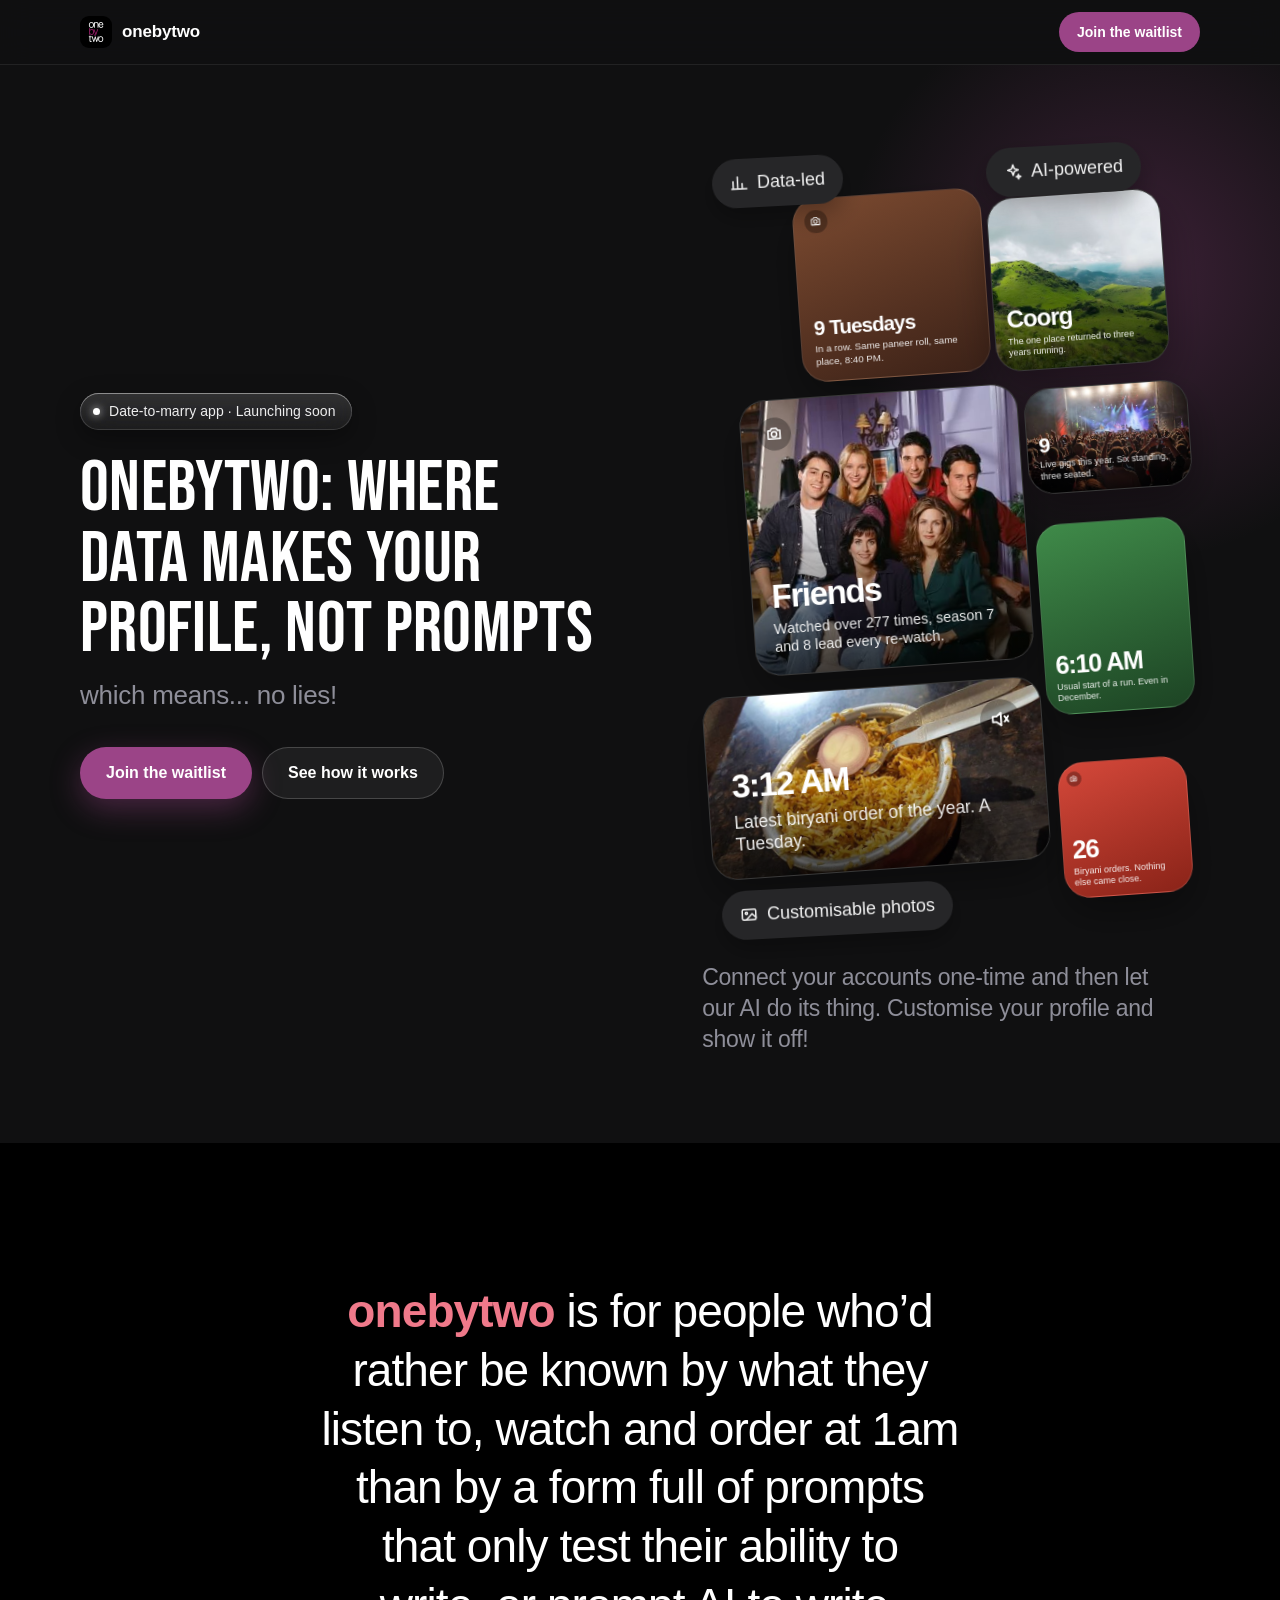
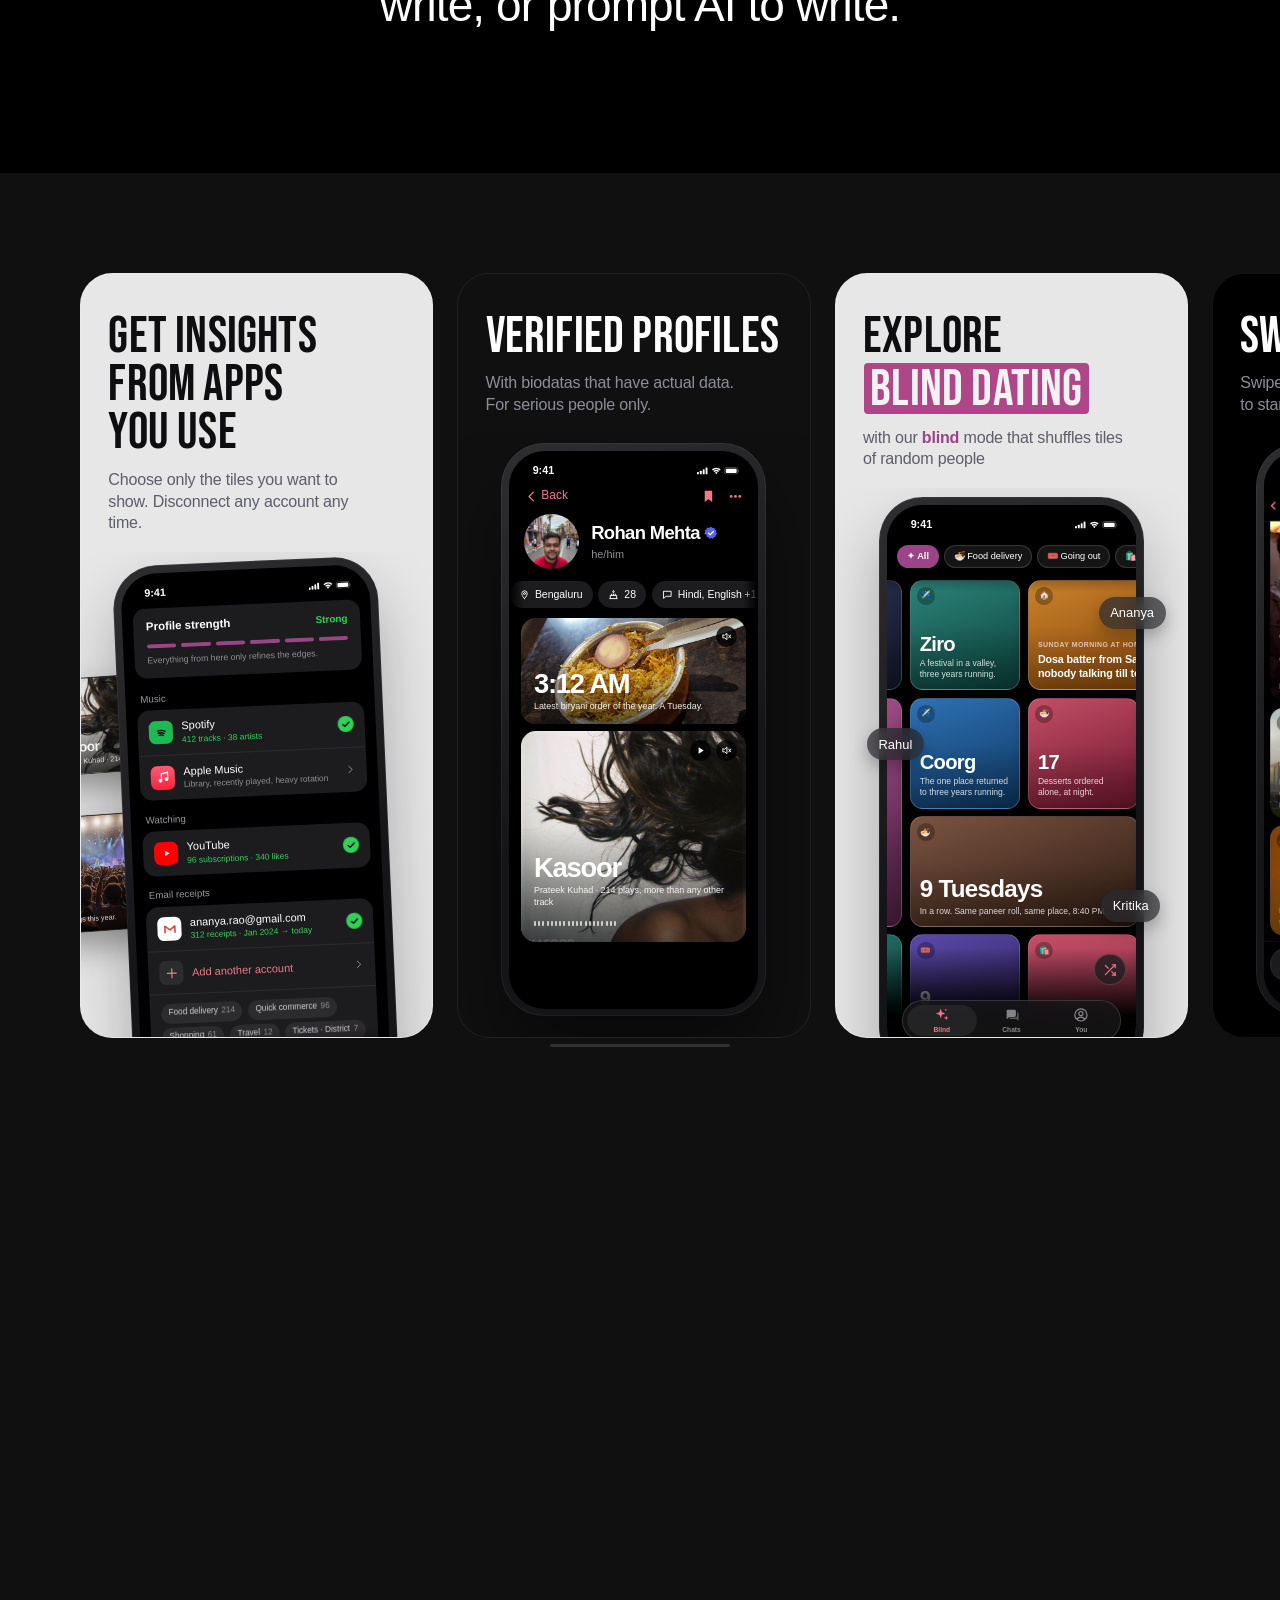
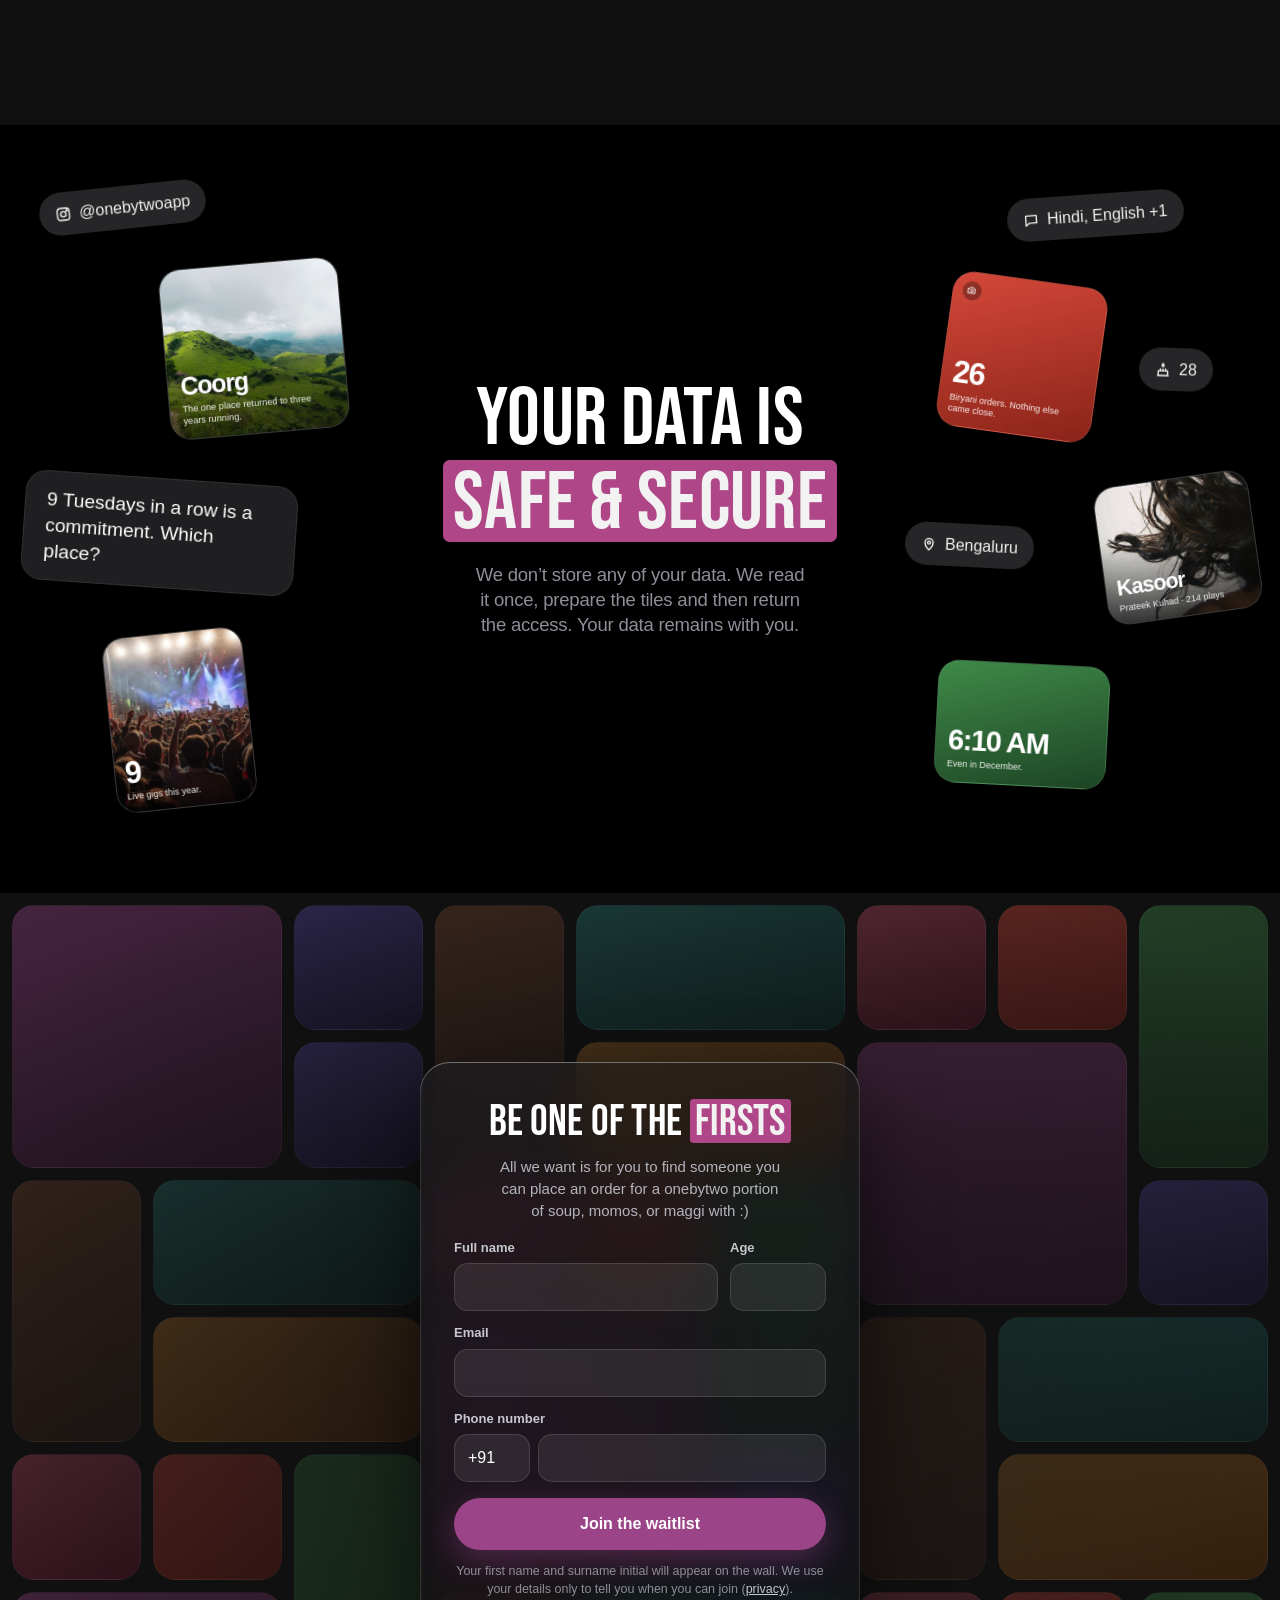
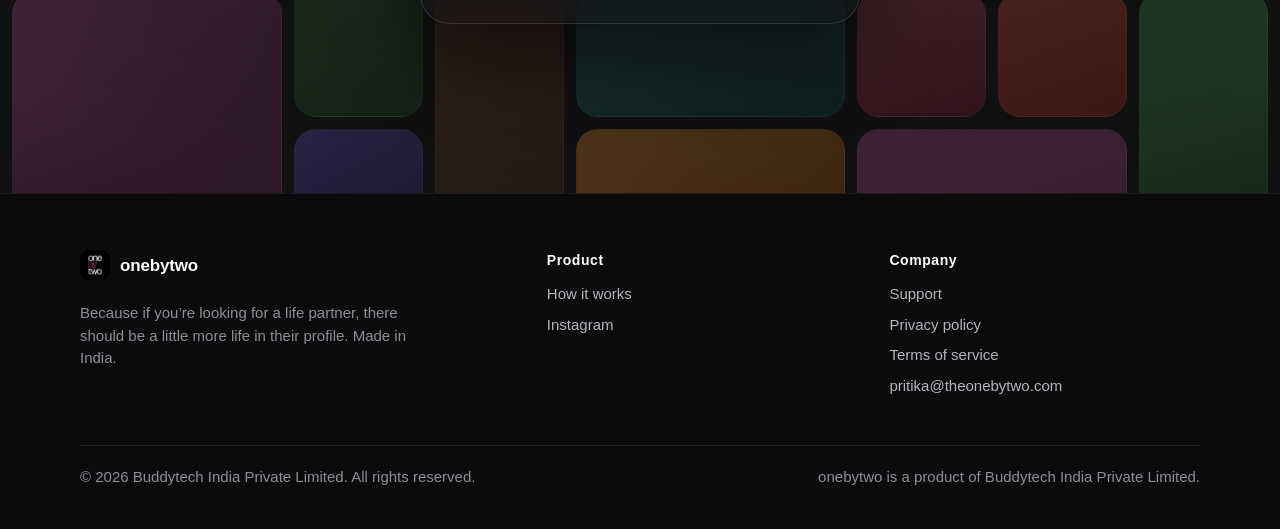
<file: index.html>
<!doctype html>
<html lang="en">
<head>
<meta charset="utf-8">
<meta name="viewport" content="width=device-width, initial-scale=1">
<meta name="referrer" content="no-referrer">
<title>onebytwo · A date-to-marry app, built a little differently</title>
<meta name="description" content="onebytwo is a date-to-marry app for people who’d rather be known by what they listen to, watch and order at 1am than by a form full of prompts. Your bio says one thing. Your data says a lot more.">
<meta name="theme-color" content="#101011">
<link rel="canonical" href="https://theonebytwo.com/">
<meta property="og:type" content="website">
<meta property="og:site_name" content="onebytwo">
<meta property="og:title" content="onebytwo · A date-to-marry app, built a little differently">
<meta property="og:description" content="Because if you’re looking for a life partner, there should be a little more life in the profile.">
<meta property="og:url" content="https://theonebytwo.com/">
<meta property="og:image" content="https://theonebytwo.com/logo.png">
<meta name="twitter:card" content="summary">
<script>document.documentElement.classList.add('js')</script>
<link rel="preconnect" href="https://fonts.googleapis.com">
<link rel="preconnect" href="https://fonts.gstatic.com" crossorigin>
<link rel="stylesheet" href="https://fonts.googleapis.com/css2?family=Bebas+Neue&display=swap">
<!-- ?v= is the start of each file's `git hash-object`. Update it whenever that file changes,
     or returning visitors get this page with the old styles or script for up to 10 minutes. -->
<link rel="stylesheet" href="/home.css?v=b3f44431">
<link rel="icon" href="/favicon.ico" sizes="any">
<link rel="apple-touch-icon" href="/apple-touch-icon.png">
<script src="/home.js?v=5e8f6bdd" defer></script>
</head>
<body>

<!-- Icons used across the page; each <svg> below points at one with <use>. -->
<svg width="0" height="0" style="position:absolute" aria-hidden="true">
  <symbol id="i-check" viewBox="0 0 24 24"><path d="M5 12.5l4.5 4.5L19 7.5"/></symbol>
  <symbol id="i-back" viewBox="0 0 24 24"><path d="M15 5l-7 7 7 7"/></symbol>
  <symbol id="i-chev" viewBox="0 0 24 24"><path d="M9 5l7 7-7 7"/></symbol>
  <symbol id="i-plus" viewBox="0 0 24 24"><path d="M12 5v14M5 12h14"/></symbol>
  <symbol id="i-mic" viewBox="0 0 24 24"><rect x="9" y="3" width="6" height="11" rx="3"/><path d="M5 11a7 7 0 0 0 14 0M12 18v3"/></symbol>
  <symbol id="i-shield" viewBox="0 0 24 24"><path d="M12 3l7 3v5c0 4.5-3 8.5-7 10-4-1.5-7-5.5-7-10V6z"/></symbol>
  <symbol id="i-star" viewBox="0 0 24 24"><path d="M12 3.5l2.6 5.3 5.9.9-4.2 4.1 1 5.8-5.3-2.8-5.3 2.8 1-5.8-4.2-4.1 5.9-.9z"/></symbol>
  <symbol id="i-dots" viewBox="0 0 24 24"><circle cx="5" cy="12" r="2.2"/><circle cx="12" cy="12" r="2.2"/><circle cx="19" cy="12" r="2.2"/></symbol>
  <symbol id="i-bookmark" viewBox="0 0 24 24"><path d="M6 3h12v18l-6-4.5L6 21z"/></symbol>
  <symbol id="i-pin" viewBox="0 0 24 24"><path d="M12 21s-6-5.6-6-11a6 6 0 0 1 12 0c0 5.4-6 11-6 11z"/><circle cx="12" cy="10" r="2.2"/></symbol>
  <symbol id="i-cake" viewBox="0 0 24 24"><path d="M4 21h16M5 21v-7h14v7M8 14v-3M12 14v-3M16 14v-3M12 7.5c-1 0-1.5-.8-1.5-1.6S12 3 12 3s1.5 2.1 1.5 2.9-.5 1.6-1.5 1.6z"/></symbol>
  <symbol id="i-lang" viewBox="0 0 24 24"><path d="M4 5h16v11H9l-5 4z"/></symbol>
  <symbol id="i-bag" viewBox="0 0 24 24"><rect x="3" y="7" width="18" height="13" rx="2"/><path d="M8 7V5a2 2 0 0 1 2-2h4a2 2 0 0 1 2 2v2"/></symbol>
  <symbol id="i-building" viewBox="0 0 24 24"><path d="M4 21V5l8-2v18M12 9h8v12M7 8h2M7 12h2M7 16h2M15 13h2M15 17h2M3 21h18"/></symbol>
  <symbol id="i-mute" viewBox="0 0 24 24"><path d="M4 9v6h4l5 4V5L8 9z"/><path d="M17 9l4 6M21 9l-4 6"/></symbol>
  <symbol id="i-play" viewBox="0 0 24 24"><path d="M8 5v14l11-7z"/></symbol>
  <symbol id="i-camera" viewBox="0 0 24 24"><path d="M4 8h3l2-3h6l2 3h3v11H4z"/><circle cx="12" cy="13" r="3.5"/></symbol>
  <symbol id="i-sparkle" viewBox="0 0 24 24"><path d="M12 3l1.8 5.2L19 10l-5.2 1.8L12 17l-1.8-5.2L5 10l5.2-1.8z"/><path d="M19 16l.8 2.2L22 19l-2.2.8L19 22l-.8-2.2L16 19l2.2-.8z"/></symbol>
  <symbol id="i-chart" viewBox="0 0 24 24"><path d="M4 20V10M10 20V4M16 20v-7M22 20H2"/></symbol>
  <symbol id="i-photo" viewBox="0 0 24 24"><rect x="3" y="5" width="18" height="14" rx="2"/><circle cx="8.5" cy="10" r="1.5"/><path d="M21 16l-5-5-8 8"/></symbol>
  <symbol id="i-chat" viewBox="0 0 24 24"><path d="M4 5h16v11H10l-4 4v-4H4z"/></symbol>
  <symbol id="i-close" viewBox="0 0 24 24"><path d="M6 6l12 12M18 6L6 18"/></symbol>
  <symbol id="i-shuffle" viewBox="0 0 24 24"><path d="M3 7h3c4 0 6 10 10 10h5M3 17h3c1.6 0 2.8-1.6 3.9-3.6M14.1 9.6C15.2 8 16.4 7 18 7h3M18 4l3 3-3 3M18 14l3 3-3 3"/></symbol>
  <symbol id="i-insta" viewBox="0 0 24 24"><rect x="3" y="3" width="18" height="18" rx="5"/><circle cx="12" cy="12" r="4"/><circle cx="17.3" cy="6.7" r="1"/></symbol>
  <symbol id="i-badge" viewBox="0 0 24 24"><path fill="currentColor" stroke="none" d="M12 1.5l2.5 1.9 3.1-.3 1.1 2.9 2.7 1.6-.6 3.1 1.7 2.7-2.3 2.2-.1 3.1-3.1.6-1.7 2.7-2.9-1.2-2.9 1.2-1.7-2.7-3.1-.6-.1-3.1L.4 13.4l1.7-2.7-.6-3.1 2.7-1.6 1.1-2.9 3.1.3z"/><path fill="none" stroke="#fff" stroke-width="2.2" stroke-linecap="round" stroke-linejoin="round" d="M7.8 12.3l2.8 2.8 5.6-5.6"/></symbol>
  <symbol id="i-status" viewBox="0 0 68 12"><rect x="0" y="8" width="3" height="4" rx=".8"/><rect x="4.6" y="6" width="3" height="6" rx=".8"/><rect x="9.2" y="3.5" width="3" height="8.5" rx=".8"/><rect x="13.8" y="1" width="3" height="11" rx=".8"/><path d="M31 11.5l2.2-2.6a3.3 3.3 0 0 0-4.4 0zM26.4 6.5l1.5 1.7a4.8 4.8 0 0 1 6.2 0l1.5-1.7a7.2 7.2 0 0 0-9.2 0zM24 3.8l1.5 1.7a8.3 8.3 0 0 1 11 0L38 3.8a10.6 10.6 0 0 0-14 0z"/><rect x="44.5" y="1" width="21" height="10.5" rx="3" fill="none" stroke="currentColor" opacity=".45"/><rect x="46.3" y="2.8" width="17.4" height="6.9" rx="1.6"/><path d="M66.6 4.4v3.7c.8-.3 1.3-1 1.3-1.85s-.5-1.55-1.3-1.85z" opacity=".45"/></symbol>
</svg>

<header class="nav">
  <div class="wrap">
    <a href="/" class="brand"><img src="/logo.png" alt="" width="32" height="32">onebytwo</a>
    <a class="btn btn-sm" href="#waitlist">Join the waitlist</a>
  </div>
</header>

<main>

  <!-- 1. The tagline, then the tiles -->
  <section class="hero dark" data-reveal data-parallax>
    <div class="wrap grid">
      <div class="copy">
        <p class="eyebrow rv"><span class="dot"></span>Date-to-marry app · Launching soon</p>
        <h1 class="tagline rv">onebytwo: where data makes your profile, not prompts</h1>
        <p class="tagline-sub rv" style="--rd:.06s">which means... no lies!</p>
        <div class="cta-row hero-cta rv" style="--rd:.12s">
          <a class="btn" href="#waitlist">Join the waitlist</a>
          <a class="btn btn-ghost" href="#apps">See how it works</a>
        </div>
      </div>

      <div class="hero-art">
      <div class="collage" aria-hidden="true">
        <div class="fl" style="--x:19%;--y:7%;--w:38%;--z:.6;--r:-4deg;--i:1"><div class="fl-in">
          <div class="tile" style="--ar:355/345;--bg:linear-gradient(160deg,#7b4a30,#3b2117)">
            <span class="ti"><svg class="ico"><use href="#i-camera"/></svg></span>
            <span class="tt"><b style="--big:11cqw">9 Tuesdays</b><span>In a row. Same paneer roll, same place, 8:40 PM.</span></span>
          </div></div></div>
        <div class="fl" style="--x:58%;--y:7%;--w:35%;--z:.8;--r:-4deg;--i:2"><div class="fl-in">
          <div class="tile photo" style="--ar:1">
            <img src="/img/coorg.jpg" alt="">
            <span class="tt"><b style="--big:14cqw">Coorg</b><span>The one place returned to three years running.</span></span>
          </div></div></div>
        <div class="fl" style="--x:9%;--y:32%;--w:56%;--z:.5;--r:-4deg;--i:3"><div class="fl-in">
          <div class="tile photo" style="--ar:515/510">
            <img src="/img/friends.jpg" alt="">
            <span class="ti"><svg class="ico"><use href="#i-camera"/></svg></span>
            <span class="tt"><b style="--big:12cqw">Friends</b><span>Watched over 277 times, season 7 and 8 lead every re-watch.</span></span>
          </div></div></div>
        <div class="fl" style="--x:65%;--y:31%;--w:33%;--z:1;--r:-4deg;--i:4"><div class="fl-in">
          <div class="tile photo" style="--ar:1.55">
            <img src="/img/gigs.jpg" alt="">
            <span class="tt"><b style="--big:13cqw">9</b><span>Live gigs this year. Six standing, three seated.</span></span>
          </div></div></div>
        <div class="fl" style="--x:68%;--y:48%;--w:30%;--z:.7;--r:-4deg;--i:5"><div class="fl-in">
          <div class="tile" style="--ar:.78;--bg:linear-gradient(165deg,#3f8a49,#1d4424)">
            <span class="tt"><b style="--big:17cqw">6:10 AM</b><span>Usual start of a run. Even in December.</span></span>
          </div></div></div>
        <div class="fl" style="--x:1%;--y:69%;--w:68%;--z:.9;--r:-4deg;--i:6"><div class="fl-in">
          <div class="tile photo" style="--ar:1.85">
            <img src="/img/biryani.jpg" alt="">
            <span class="ti ti-r"><svg class="ico"><use href="#i-mute"/></svg></span>
            <span class="tt"><b style="--big:10cqw">3:12 AM</b><span>Latest biryani order of the year. A Tuesday.</span></span>
          </div></div></div>
        <div class="fl" style="--x:72%;--y:78%;--w:26%;--z:1.2;--r:-4deg;--i:7"><div class="fl-in">
          <div class="tile" style="--ar:.95;--bg:linear-gradient(160deg,#d4483a,#8a2318)">
            <span class="ti"><svg class="ico"><use href="#i-camera"/></svg></span>
            <span class="tt"><b style="--big:20cqw">26</b><span>Biryani orders. Nothing else came close.</span></span>
          </div></div></div>
        <!-- Pills come last so they paint above the tiles. -->
        <div class="fl" style="--x:4%;--y:94%;--z:1.6;--r:-3deg;--i:9"><div class="fl-in"><span class="pill"><svg class="ico"><use href="#i-photo"/></svg>Customisable photos</span></div></div>
        <div class="fl" style="--x:57%;--y:1%;--z:1.4;--r:-3deg;--i:7"><div class="fl-in"><span class="pill"><svg class="ico"><use href="#i-sparkle"/></svg>AI-powered</span></div></div>
        <div class="fl" style="--x:2%;--y:2.5%;--z:1.5;--r:-3deg;--i:8"><div class="fl-in"><span class="pill"><svg class="ico"><use href="#i-chart"/></svg>Data-led</span></div></div>
      </div>
      <p class="sub rv" style="--rd:.3s">Connect your accounts one-time and then let our AI do its thing. Customise your profile and show it off!</p>
      </div>
    </div>
  </section>

  <!-- 1b. Who it is for, on a fold of its own -->
  <section class="intro black" data-reveal>
    <div class="wrap">
      <p class="intro-text rv"><b>onebytwo</b> is for people who’d rather be known by what they listen to, watch and order at 1am than by a form full of prompts that only test their ability to write, or prompt AI to write.</p>
    </div>
  </section>

  <!-- 2–10. The app, screen by screen. On desktop this row scrolls sideways
       while the page scrolls down, like the App Store screenshot strip. -->
  <div class="strip" id="apps" data-strip>
  <div class="strip-sticky">
  <div class="strip-track">

  <!-- 2. From apps you use -->
  <section class="feature light" data-reveal>
    <div class="wrap grid">
      <div class="copy">
        <h2 class="display rv">Get insights from apps you use</h2>
        <p class="sub rv" style="--rd:.1s">Choose only the tiles you want to show. Disconnect any account any time.</p>
      </div>
      <div class="visual crop rv" style="--rd:.15s;--show:2.28" aria-hidden="true">
        <div class="phone-wrap">
          <div class="peek" style="--pt:20%;--i:0">
            <div class="tile photo" style="--ar:1.2"><img src="/img/kasoor.jpg" alt="" class="kasoor-img"><span class="tt"><b style="--big:12cqw">Kasoor</b><span>Prateek Kuhad · 214 plays</span></span></div>
          </div>
          <div class="peek" style="--pt:44%;--i:1">
            <div class="tile photo" style="--ar:1"><img src="/img/gigs.jpg" alt=""><span class="tt"><b style="--big:16cqw">9</b><span>Live gigs this year.</span></span></div>
          </div>
          <div class="phone" style="--tilt:-2.5deg">
            <div class="screen scr-apps">
              <div class="status"><b>9:41</b><svg class="icf sb" viewBox="0 0 68 12"><use href="#i-status"/></svg></div>
              <div class="a-strength">
                <div class="a-top"><b>Profile strength</b><span class="a-strong">Strong</span></div>
                <div class="a-bars"><i></i><i></i><i></i><i></i><i></i><i></i></div>
                <p>Everything from here only refines the edges.</p>
              </div>
              <p class="a-label">Music</p>
              <div class="a-card">
                <div class="a-item">
                  <span class="a-ico" style="background:#1DB954"><svg viewBox="0 0 24 24" fill="none" stroke="#000" stroke-width="2.2" stroke-linecap="round"><path d="M6 9.5c4-1.3 8.5-1 12 1M7 13c3.2-1 6.6-.7 9.5.8M8 16.3c2.4-.7 5-.5 7 .6"/></svg></span>
                  <span><b>Spotify</b><small>412 tracks · 38 artists</small></span>
                  <span class="a-check" style="--i:0"><svg class="ico"><use href="#i-check"/></svg></span>
                </div>
                <div class="a-item">
                  <span class="a-ico" style="background:linear-gradient(#fb5c74,#fa233b)"><svg viewBox="0 0 24 24" fill="none" stroke="#fff" stroke-width="2"><path d="M9 17V6l10-2v11"/><circle cx="7" cy="17" r="2" fill="#fff"/><circle cx="17" cy="15" r="2" fill="#fff"/></svg></span>
                  <span><b>Apple Music</b><small class="muted">Library, recently played, heavy rotation</small></span>
                  <svg class="ico a-chev"><use href="#i-chev"/></svg>
                </div>
              </div>
              <p class="a-label">Watching</p>
              <div class="a-card">
                <div class="a-item">
                  <span class="a-ico" style="background:#FF0000"><svg viewBox="0 0 24 24" fill="#fff"><path d="M9.5 7.5v9l7-4.5z"/></svg></span>
                  <span><b>YouTube</b><small>96 subscriptions · 340 likes</small></span>
                  <span class="a-check" style="--i:1"><svg class="ico"><use href="#i-check"/></svg></span>
                </div>
              </div>
              <p class="a-label">Email receipts</p>
              <div class="a-card">
                <div class="a-item">
                  <span class="a-ico" style="background:#fff"><svg viewBox="0 0 24 24" fill="none" stroke="#EA4335" stroke-width="2.6" stroke-linejoin="round"><path d="M4 18V7l8 6 8-6v11"/></svg></span>
                  <span><b>ananya.rao@gmail.com</b><small>312 receipts · Jan 2024 → today</small></span>
                  <span class="a-check" style="--i:2"><svg class="ico"><use href="#i-check"/></svg></span>
                </div>
                <div class="a-item a-add">
                  <span class="a-ico a-plus"><svg class="ico"><use href="#i-plus"/></svg></span>
                  <span><b>Add another account</b></span>
                  <svg class="ico a-chev"><use href="#i-chev"/></svg>
                </div>
                <div class="a-chips">
                  <span style="--i:0">Food delivery<em>214</em></span>
                  <span style="--i:1">Quick commerce<em>96</em></span>
                  <span style="--i:2">Shopping<em>61</em></span>
                  <span style="--i:3">Travel<em>12</em></span>
                  <span style="--i:4">Tickets · District<em>7</em></span>
                </div>
              </div>
              <div class="a-cta"><span class="app-btn">Continue</span><span class="a-later">Add the rest later</span></div>
            </div>
          </div>
        </div>
      </div>
    </div>
  </section>

  <!-- 3. Verified profiles -->
  <section class="feature dark" data-reveal>
    <div class="wrap grid flip">
      <div class="copy">
        <h2 class="display rv">Verified profiles</h2>
        <p class="sub rv" style="--rd:.1s">With biodatas that have actual data. For serious people only.</p>
      </div>
      <div class="visual crop rv" style="--rd:.15s" aria-hidden="true">
        <div class="phone">
          <div class="screen scr-profile">
            <div class="status"><b>9:41</b><svg class="icf sb" viewBox="0 0 68 12"><use href="#i-status"/></svg></div>
            <div class="s-nav"><span><svg class="ico"><use href="#i-back"/></svg>Back</span><span class="s-nav-r"><svg class="icf"><use href="#i-bookmark"/></svg><svg class="icf"><use href="#i-dots"/></svg></span></div>
            <div class="p-head">
              <img class="p-avatar" src="/img/rohan.jpg" alt="">
              <div><div class="p-name">Rohan Mehta <svg class="icf badge"><use href="#i-badge"/></svg></div><div class="p-pron">he/him</div></div>
            </div>
            <div class="marquee"><div class="marquee-track">
              <span class="chip-s"><svg class="ico"><use href="#i-pin"/></svg>Bengaluru</span><span class="chip-s"><svg class="ico"><use href="#i-cake"/></svg>28</span><span class="chip-s"><svg class="ico"><use href="#i-lang"/></svg>Hindi, English +1</span><span class="chip-s"><svg class="ico"><use href="#i-bag"/></svg>Designer</span><span class="chip-s"><svg class="ico"><use href="#i-building"/></svg>OnebyTwo</span>
              <span class="chip-s"><svg class="ico"><use href="#i-pin"/></svg>Bengaluru</span><span class="chip-s"><svg class="ico"><use href="#i-cake"/></svg>28</span><span class="chip-s"><svg class="ico"><use href="#i-lang"/></svg>Hindi, English +1</span><span class="chip-s"><svg class="ico"><use href="#i-bag"/></svg>Designer</span><span class="chip-s"><svg class="ico"><use href="#i-building"/></svg>OnebyTwo</span>
            </div></div>
            <div class="p-tiles">
              <div class="ptile p-biryani" style="--i:0">
                <img src="/img/biryani.jpg" alt="">
                <span class="ctrl"><svg class="ico"><use href="#i-mute"/></svg></span>
                <span class="t-txt"><b>3:12 AM</b><span>Latest biryani order of the year. A Tuesday.</span></span>
              </div>
              <div class="ptile p-kasoor" style="--i:1">
                <img src="/img/kasoor.jpg" alt="" class="kasoor-img">
                <span class="ctrl ctrl-2"><svg class="icf"><use href="#i-play"/></svg></span>
                <span class="ctrl"><svg class="ico"><use href="#i-mute"/></svg></span>
                <span class="t-txt"><b>Kasoor</b><span>Prateek Kuhad · 214 plays, more than any other track</span>
                  <span class="wave"><i></i><i></i><i></i><i></i><i></i><i></i><i></i><i></i><i></i><i></i><i></i><i></i><i></i><i></i><i></i><i></i><i></i><i></i><i></i><i></i></span></span>
              </div>
            </div>
          </div>
        </div>
      </div>
    </div>
  </section>

  <!-- 4. Explore blind dating -->
  <section class="feature light" data-reveal data-shuffle>
    <div class="wrap grid">
      <div class="copy">
        <h2 class="display rv">Explore <mark>blind dating</mark></h2>
        <p class="sub rv" style="--rd:.1s">with our <b class="plum">blind</b> mode that shuffles tiles of random people</p>
      </div>
      <div class="visual crop rv" style="--rd:.15s;--show:2.25" aria-hidden="true">
        <div class="phone">
          <!-- Blind mode: one block of 28 different tiles (the app's lattice, five
               columns by eight rows). home.js tiles copies of it and the plane drifts
               forever; the screen is smaller than a block, so no tile shows twice. -->
          <div class="screen scr-blind">
            <div class="bl-plane"><div class="bl-block">
              <div class="bs w" style="--c:0;--r:0;--g:#33395C,#12172A"><span class="bb">🍜</span><b>3:12 AM</b><span>Latest biryani order of the year. A Tuesday.</span></div>
              <div class="bs" style="--c:2;--r:0;--g:#2C8479,#0B3F3A"><span class="bb">✈️</span><b>Ziro</b><span>A festival in a valley, three years running.</span></div>
              <div class="bs w q" style="--c:3;--r:0;--g:#C9812B,#7A3A04"><span class="bb">🏠</span><em>Sunday morning at home looks like</em><b>Dosa batter from Saturday, the radio on, nobody talking till ten.</b></div>
              <div class="bs" style="--c:0;--r:1;--g:#D14A34,#851C15"><span class="bb">🍜</span><b>62%</b><span>From one kitchen. Loyalty, or laziness.</span></div>
              <div class="bs t" style="--c:1;--r:1;--g:#A8508F,#4E1F42"><span class="bb">🎧</span><b>Kasoor</b><span>Prateek Kuhad · 214 plays, more than any other track</span></div>
              <div class="bs" style="--c:2;--r:1;--g:#2E71B4,#0D3760"><span class="bb">✈️</span><b>Coorg</b><span>The one place returned to three years running.</span></div>
              <div class="bs" style="--c:3;--r:1;--g:#C24E66,#6E162C"><span class="bb">🍜</span><b>17</b><span>Desserts ordered alone, at night.</span></div>
              <div class="bs" style="--c:4;--r:1;--g:#5B49A8,#241A4C"><span class="bb">🎧</span><b>41,203</b><span>Minutes this year. Six full days of it.</span></div>
              <div class="bs" style="--c:0;--r:2;--g:#4A8248,#12331A"><span class="bb">✈️</span><b>11</b><span>Trips this year. Six states, no repeats but one.</span></div>
              <div class="bs w" style="--c:2;--r:2;--g:#7A5340,#2C1A12"><span class="bb">🍜</span><b>9 Tuesdays</b><span>In a row. Same paneer roll, same place, 8:40 PM.</span></div>
              <div class="bs" style="--c:4;--r:2;--g:#A8508F,#4E1F42"><span class="bb">🎟️</span><b>4</b><span>Stand-up shows this year. Front row twice.</span></div>
              <div class="bs w q" style="--c:0;--r:3;--g:#2C8479,#0B3F3A"><span class="bb">🛍️</span><em>The purchase still being defended</em><b>An espresso machine that gets used exactly once a week.</b></div>
              <div class="bs" style="--c:2;--r:3;--g:#5B49A8,#241A4C"><span class="bb">🎟️</span><b>9</b><span>Live gigs this year. Six standing, three seated.</span></div>
              <div class="bs t q" style="--c:3;--r:3;--g:#C24E66,#6E162C"><span class="bb">🛍️</span><em>Most used thing bought this year</em><b>A ₹600 kettle. It has outlived two phones.</b></div>
              <div class="bs" style="--c:4;--r:3;--g:#7C8B41,#2A3212"><span class="bb">🍜</span><b>₹184</b><span>Average order. Mostly for one.</span></div>
              <div class="bs" style="--c:0;--r:4;--g:#33395C,#12172A"><span class="bb">🎬</span><b>Dark</b><span>Watched start to finish twice. Still confused.</span></div>
              <div class="bs w" style="--c:1;--r:4;--g:#4A8248,#12331A"><span class="bb">🏃</span><b>6:10 AM</b><span>Usual start of a run. Even in December.</span></div>
              <div class="bs" style="--c:4;--r:4;--g:#C9812B,#7A3A04"><span class="bb">🍜</span><b>312</b><span>Orders this year. Two hundred of them after 9 PM.</span></div>
              <div class="bs w" style="--c:0;--r:5;--g:#5F6874,#2A2F36"><span class="bb">✈️</span><b>43 days</b><span>Average booked ahead. Rarely last-minute.</span></div>
              <div class="bs w q" style="--c:2;--r:5;--g:#7C8B41,#2A3212"><span class="bb">🤖</span><em>Asked ChatGPT this week</em><b>Whether a cactus can be overwatered. It can.</b></div>
              <div class="bs" style="--c:4;--r:5;--g:#D14A34,#851C15"><span class="bb">📺</span><b>64</b><span>Channels subscribed. Forty of them about food.</span></div>
              <div class="bs" style="--c:0;--r:6;--g:#2E71B4,#0D3760"><span class="bb">🏃</span><b>142</b><span>Workouts. Only eleven of them indoors.</span></div>
              <div class="bs t q" style="--c:1;--r:6;--g:#5B49A8,#241A4C"><span class="bb">🏠</span><em>The chore happily taken</em><b>Ironing. With a podcast it is the best hour of the week.</b></div>
              <div class="bs" style="--c:2;--r:6;--g:#2C8479,#0B3F3A"><span class="bb">🎧</span><b>9</b><span>Genres in one week. Ghazals next to techno.</span></div>
              <div class="bs w" style="--c:3;--r:6;--g:#5F6874,#2A2F36"><span class="bb">🎧</span><b>3:07 AM</b><span>Longest listening session ended here.</span></div>
              <div class="bs" style="--c:0;--r:7;--g:#5F6874,#2A2F36"><span class="bb">📺</span><b>48 min</b><span>Longest video watched to the end. Knife sharpening.</span></div>
              <div class="bs w" style="--c:2;--r:7;--g:#7C8B41,#2A3212"><span class="bb">🏃</span><b>1,204 km</b><span>This year. Mostly the same loop.</span></div>
              <div class="bs" style="--c:4;--r:7;--g:#5B49A8,#241A4C"><span class="bb">📺</span><b>12</b><span>Films in a cinema this year.</span></div>
            </div></div>
            <div class="bl-fade bl-fade-top"></div>
            <div class="bl-fade bl-fade-bottom"></div>
            <div class="status"><b>9:41</b><svg class="icf sb" viewBox="0 0 68 12"><use href="#i-status"/></svg></div>
            <div class="bl-chips"><span class="on">✦ All</span><span>🍜 Food delivery</span><span>🎟️ Going out</span><span>🛍️ Shopping</span><span>✈️ Travel</span></div>
            <span class="shuf"><svg viewBox="0 0 24 24" fill="none" stroke="currentColor" stroke-width="2" stroke-linecap="round" stroke-linejoin="round"><path d="M16 3h5v5"/><path d="M4 20 21 3"/><path d="M21 16v5h-5"/><path d="m15 15 6 6"/><path d="M4 4l5 5"/></svg></span>
            <div class="bl-tabs">
              <span class="on"><svg viewBox="0 0 24 24" fill="currentColor"><path d="M10 2.5l1.9 5.3 5.3 1.9-5.3 1.9L10 16.9l-1.9-5.3-5.3-1.9 5.3-1.9L10 2.5Z"/><path d="M18.5 13l.95 2.55L22 16.5l-2.55.95L18.5 20l-.95-2.55L15 16.5l2.55-.95L18.5 13Z"/><path d="M18 2.5l.6 1.4 1.4.6-1.4.6-.6 1.4-.6-1.4-1.4-.6 1.4-.6.6-1.4Z"/></svg>Blind</span>
              <span><svg viewBox="0 0 24 24" fill="currentColor"><path d="M4 4h12a2 2 0 0 1 2 2v7a2 2 0 0 1-2 2H8l-4 3.5V6a2 2 0 0 1 2-2Z" opacity=".95"/><path d="M20 8h.2A1.8 1.8 0 0 1 22 9.8V21l-3.2-2.8H10a2 2 0 0 1-2-2V16h9a3 3 0 0 0 3-3V8Z" opacity=".6"/></svg>Chats</span>
              <span><svg viewBox="0 0 24 24" fill="none" stroke="currentColor" stroke-width="1.8"><circle cx="12" cy="12" r="9.2"/><circle cx="12" cy="10" r="3.2"/><path d="M6.2 18.4c1.3-2 3.4-3.1 5.8-3.1s4.5 1.1 5.8 3.1"/></svg>You</span>
            </div>
            <i class="bl-home"></i>
          </div>
          <div class="overlay">
            <span class="who" style="--wx:85%;--wy:16.5%;--i:0">Ananya</span>
            <span class="who" style="--wx:-8%;--wy:40%;--i:1">Rahul</span>
            <span class="who" style="--wx:86%;--wy:69%;--i:2">Kritika</span>
          </div>
        </div>
      </div>
    </div>
  </section>

  <!-- 5. Swipe right -->
  <section class="feature black" data-reveal>
    <div class="wrap grid flip">
      <div class="copy">
        <h2 class="display rv">Swipe right <small>to start a<br>conversation</small></h2>
        <p class="sub rv" style="--rd:.1s">Swipe on a tile that makes you curious to start a chat about it.</p>
      </div>
      <div class="visual crop rv" style="--rd:.15s" aria-hidden="true">
        <div class="phone">
          <div class="screen"><img class="shot" src="/img/screen-swipe.jpg" alt=""></div>
          <div class="overlay">
            <span class="sw-action"><svg class="ico"><use href="#i-chat"/></svg></span>
            <span class="sw-tile"></span>
            <span class="sw-finger"></span>
          </div>
        </div>
      </div>
    </div>
  </section>

  <!-- 6. Match and chat -->
  <section class="feature light" data-reveal>
    <div class="wrap grid">
      <div class="copy">
        <h2 class="display rv">Match and <mark>chat</mark></h2>
        <p class="sub rv" style="--rd:.1s">Conversations only after accepting the request. Unmatch anytime.</p>
      </div>
      <div class="visual crop rv" style="--rd:.15s" aria-hidden="true">
        <div class="phone" style="--tilt:-3deg">
          <div class="screen scr-chat">
            <div class="status"><b>9:41</b><svg class="icf sb" viewBox="0 0 68 12"><use href="#i-status"/></svg></div>
            <div class="c-head">
              <svg class="ico c-pink"><use href="#i-back"/></svg>
              <img src="/img/rohan.jpg" alt="">
              <b>Rohan Mehta</b><svg class="icf badge"><use href="#i-badge"/></svg>
              <span class="c-icons"><svg class="ico"><use href="#i-star"/></svg><svg class="icf c-pink"><use href="#i-dots"/></svg></span>
            </div>
            <div class="c-notice"><svg class="ico"><use href="#i-shield"/></svg><span>Keep it in the app for now. Nobody from onebytwo will ever ask for money, documents or an OTP. Report anyone who does.</span></div>
            <p class="c-day">Today</p>
            <div class="c-compose"><svg class="ico c-pink c-plus"><use href="#i-plus"/></svg><span>Message</span><svg class="ico c-pink"><use href="#i-mic"/></svg></div>
          </div>
          <div class="overlay">
            <div class="bubbles">
              <p class="b b-in" style="--i:0">9 Tuesdays in a row is a commitment. Which place?</p>
              <p class="b b-out" style="--i:1">Sri Sagar in Indiranagar. The paneer roll is not even the best thing there, it’s just the thing I order.</p>
              <p class="b b-in" style="--i:2">Which is the best thing then</p>
              <p class="b b-out" style="--i:3">Kesari bath. I will not be defending this.</p>
              <p class="b-read">9:11 · Read</p>
            </div>
          </div>
        </div>
      </div>
    </div>
  </section>

  <!-- 7. Know what's in common -->
  <section class="feature black" data-reveal>
    <div class="wrap grid flip">
      <div class="copy">
        <h2 class="display rv">Know what’s in common</h2>
        <p class="sub rv" style="--rd:.1s">AI-based stories of all the common things you share with each other</p>
      </div>
      <div class="visual crop rv" style="--rd:.15s" aria-hidden="true">
        <div class="duo">
          <div class="phone back">
            <div class="screen"><img class="shot" src="/img/screen-incommon.jpg" alt=""></div>
          </div>
          <div class="phone front">
            <div class="screen scr-story">
              <div class="status"><b>9:41</b><svg class="icf sb" viewBox="0 0 68 12"><use href="#i-status"/></svg></div>
              <div class="st-bars"><i class="done"></i><i class="now"></i><i></i><i></i><i></i><i></i><i></i></div>
              <div class="st-head"><img src="/img/pair.jpg" alt=""><span>You &amp; Pritika</span><span class="st-x"><svg class="ico"><use href="#i-close"/></svg></span></div>
              <p class="st-kick">Music · The old ones</p>
              <p class="st-title">You both keep the old ones close.</p>
              <div class="vinyls"><span class="vinyl v-you"></span><span class="vinyl v-her"></span></div>
              <div class="st-cols">
                <div><small>You</small><b data-count-to="1964" data-count-from="2024" data-count-delay="400">1964</b><strong>Lag Jaa Gale</strong><span>The year the oldest song saved came out.</span></div>
                <div><small>Pritika</small><b data-count-to="1992" data-count-from="2024" data-count-delay="700">1992</b><strong>Pehla Nasha</strong><span>The year the oldest song saved came out.</span></div>
              </div>
              <div class="st-chat"><svg class="ico"><use href="#i-chat"/></svg>Chat about this</div>
            </div>
          </div>
        </div>
      </div>
    </div>
  </section>

  <!-- 8. Play games with them -->
  <section class="feature light games" data-reveal>
    <div class="games-top" aria-hidden="true">
      <div class="games-art games-art-top">
        <div class="g-phone">
          <p class="g-msg g-asks">want to play something?</p>
          <p class="g-msg g-says">always</p>
          <p class="g-read">8:20 pm · Read</p>
          <div class="g-wyr">
            <p class="g-head"><i class="g-icon">&#xf55e;</i>Would you rather · your turn</p>
            <p class="g-question">A holiday in the hills or by the beach?</p>
            <div class="g-options"><span>Hills</span><span>Beach</span></div>
          </div>
          <div class="g-compose"><i class="g-icon">&#xf52c;</i><span>Message</span></div>
        </div>
        <i class="g-icon g-coin g-grid" style="--i:0">&#xf7bf;</i>
        <i class="g-icon g-coin g-fire" style="--i:1">&#xf86b;</i>
      </div>
    </div>
    <div class="copy games-copy">
      <h2 class="display rv">Play <mark>games</mark> with them</h2>
      <p class="games-aside rv" style="--rd:.1s">(but only on chat)</p>
      <p class="sub rv" style="--rd:.16s">Choose questions or write your own<br> and never run out of conversation starters again ;)</p>
    </div>
    <!-- Revealed on its own: on a phone it is a screen below the top of the slide,
         and FLAMES would have finished before anyone saw it. -->
    <div class="games-art games-art-bottom" data-reveal aria-hidden="true">
      <i class="g-icon g-coin g-bolt" style="--i:0">&#xf5ca;</i>
      <div class="g-card g-flames">
        <p class="g-head"><i class="g-icon">&#xf86b;</i>FLAMES · Love</p>
        <p class="g-names">Ananya&ensp;+&ensp;Vikram</p>
        <!-- --o is the order the game crosses them out in for these two names. -->
        <div class="g-letters"><span style="--o:3">F</span><span class="g-kept">L</span><span style="--o:1">A</span><span style="--o:0">M</span><span style="--o:4">E</span><span style="--o:2">S</span></div>
        <div class="g-result"><b>Love</b><span>Well, well, well.</span><em>See the working</em></div>
      </div>
      <div class="g-card g-movie">
        <p class="g-head"><i class="g-icon">&#xf1f5;</i>Guess the movie · your turn</p>
        <div class="g-clue"><span>🚂</span><span>🧑‍🤝‍🧑</span><span>🎒</span><span>😛</span></div>
        <div class="g-options"><span>Wake Up Sid</span><span>Jab We Met</span><span>Love Aaj Kal</span><span>Socha Na Tha</span></div>
      </div>
      <i class="g-icon g-coin g-mind" style="--i:1">&#xf0893;</i>
    </div>
  </section>

  <!-- 9. See who viewed your profile -->
  <section class="feature light" data-reveal>
    <div class="wrap grid">
      <div class="copy">
        <h2 class="display rv">See <mark>who viewed</mark> your profile</h2>
        <p class="sub rv" style="--rd:.1s">Turn on stealth mode so they can’t see your view.</p>
      </div>
      <div class="visual crop rv" style="--rd:.15s" aria-hidden="true">
        <div class="phone">
          <div class="screen scr-views">
            <div class="status"><b>9:41</b><svg class="icf sb" viewBox="0 0 68 12"><use href="#i-status"/></svg></div>
            <div class="v-nav"><span><svg class="ico"><use href="#i-back"/></svg>Settings</span><b>Profile views</b></div>
            <p class="v-count" data-count-to="12" data-count-delay="300">12</p>
            <p class="v-cap">people opened your profile this week</p>
            <div class="v-list">
              <div class="v-row" style="--i:0;--av:#56635e"><span class="v-av"></span><span><b>Rohan Mehta</b><small>Bengaluru</small></span><em>2h</em><svg class="ico"><use href="#i-chev"/></svg></div>
              <div class="v-row" style="--i:1;--av:#6d5f4f"><span class="v-av"></span><span><b>Kabir Shah</b><small>Bengaluru</small></span><em>5h</em><svg class="ico"><use href="#i-chev"/></svg></div>
              <div class="v-row" style="--i:2;--av:#4f5770"><span class="v-av"></span><span><b>Arjun Menon</b><small>Mumbai</small></span><em>Yesterday</em><svg class="ico"><use href="#i-chev"/></svg></div>
              <div class="v-row" style="--i:3;--av:#6a5c52"><span class="v-av"></span><span><b>Vikram Nair</b><small>Bengaluru</small></span><em>Yesterday</em><svg class="ico"><use href="#i-chev"/></svg></div>
              <div class="v-row" style="--i:4;--av:#4f605e"><span class="v-av"></span><span><b>Dev Krishnan</b><small>Pune</small></span><em>Mon</em><svg class="ico"><use href="#i-chev"/></svg></div>
            </div>
            <p class="v-foot">With stealth mode on, your own views never appear on anyone’s list.</p>
          </div>
        </div>
      </div>
    </div>
  </section>

  <!-- 10. Safety first -->
  <section class="feature dark safety" data-reveal>
    <div class="wrap grid flip">
      <div class="copy">
        <h2 class="display rv"><mark>Safety</mark> first</h2>
        <p class="sub rv" style="--rd:.1s">Only verified profiles can text you. Verification using DigiLocker only.</p>
      </div>
      <div class="visual crop-top rv" style="--rd:.15s" aria-hidden="true">
        <div class="phone">
          <div class="screen scr-verified">
            <div class="status"><b>9:41</b><svg class="icf sb" viewBox="0 0 68 12"><use href="#i-status"/></svg></div>
            <div class="ok"><svg viewBox="0 0 24 24"><path d="M6.5 12.5l3.8 3.8 7.4-7.6"/></svg></div>
            <p class="ok-title">Verified.</p>
            <p class="ok-text">Your name and date of birth match your Aadhaar. Your profile now carries a blue tick.</p>
            <p class="ok-note">Change the first name or date of birth on your profile and the tick goes until you verify again.</p>
            <div class="ok-actions"><span class="app-btn">See your profile</span><span class="app-btn app-btn-dark">Done</span><i class="home-bar"></i></div>
          </div>
        </div>
      </div>
    </div>
  </section>

  </div>
  <div class="strip-progress" aria-hidden="true"><i></i></div>
  </div>
  </div>

  <!-- 11. Your data is safe & secure -->
  <section class="stage-section black" data-reveal data-parallax>
    <!-- The floaters live in two zones beside (desktop) or around (mobile) the
         copy, so they can drift and lean without ever covering the words. -->
    <div class="stage">
      <div class="zone zone-a">
        <a class="fl insta" href="https://www.instagram.com/onebytwoapp/" rel="noopener" style="--x:5%;--y:6%;--X:10%;--Y:8%;--z:1.4;--r:-6deg;--i:0"><span class="fl-in"><span class="pill"><svg class="ico"><use href="#i-insta"/></svg>@onebytwoapp</span></span></a>
        <div class="fl" aria-hidden="true" style="--x:60%;--y:4%;--w:34%;--X:42%;--Y:18%;--W:46%;--z:.7;--r:-5deg;--i:1"><div class="fl-in">
          <div class="tile photo" style="--ar:1.05"><img src="/img/coorg.jpg" alt=""><span class="tt"><b style="--big:14cqw">Coorg</b><span>The one place returned to three years running.</span></span></div></div></div>
        <div class="fl" aria-hidden="true" style="--x:5%;--y:30%;--w:54%;--X:6%;--Y:46%;--W:70%;--z:1.1;--r:4deg;--i:2"><div class="fl-in"><p class="bub">9 Tuesdays in a row is a commitment. Which place?</p></div></div>
        <div class="fl" aria-hidden="true" style="--x:68%;--y:52%;--w:26%;--X:28%;--Y:66%;--W:36%;--z:.9;--r:-6deg;--i:3"><div class="fl-in">
          <div class="tile photo" style="--ar:.8"><img src="/img/gigs.jpg" alt=""><span class="tt"><b style="--big:22cqw">9</b><span>Live gigs this year.</span></span></div></div></div>
      </div>
      <div class="stage-copy">
        <h2 class="display rv">Your data is<br><mark>safe &amp; secure</mark></h2>
        <p class="sub rv" style="--rd:.1s">We don’t store any of your data. We read it once, prepare the tiles and then return the access. Your data remains with you.</p>
      </div>
      <div class="zone zone-b">
        <div class="fl" aria-hidden="true" style="--x:6%;--y:6%;--X:4%;--Y:52%;--z:1.5;--r:3deg;--i:5"><div class="fl-in"><span class="pill"><svg class="ico"><use href="#i-pin"/></svg>Bengaluru</span></div></div>
        <div class="fl opt" aria-hidden="true" style="--x:47%;--y:84%;--X:30%;--Y:9%;--z:1.3;--r:-4deg;--i:6"><div class="fl-in"><span class="pill"><svg class="ico"><use href="#i-lang"/></svg>Hindi, English +1</span></div></div>
        <div class="fl" aria-hidden="true" style="--x:6%;--y:27%;--w:40%;--X:54%;--Y:46%;--W:40%;--z:.8;--r:-8deg;--i:7"><div class="fl-in">
          <div class="tile photo" style="--ar:1.12"><img src="/img/kasoor.jpg" alt="" class="kasoor-img"><span class="tt"><b style="--big:14cqw">Kasoor</b><span>Prateek Kuhad · 214 plays</span></span></div></div></div>
        <div class="fl opt" aria-hidden="true" style="--x:54%;--y:28%;--X:64%;--Y:29%;--z:1.6;--r:2deg;--i:8"><div class="fl-in"><span class="pill"><svg class="ico"><use href="#i-cake"/></svg>28</span></div></div>
        <div class="fl" aria-hidden="true" style="--x:58%;--y:46%;--w:32%;--X:14%;--Y:20%;--W:40%;--z:1;--r:8deg;--i:9"><div class="fl-in">
          <div class="tile" style="--ar:1;--bg:linear-gradient(160deg,#d4483a,#8a2318)"><span class="ti"><svg class="ico"><use href="#i-camera"/></svg></span><span class="tt"><b style="--big:20cqw">26</b><span>Biryani orders. Nothing else came close.</span></span></div></div></div>
        <div class="fl" aria-hidden="true" style="--x:12%;--y:70%;--w:32%;--X:12%;--Y:70%;--W:44%;--z:.6;--r:3deg;--i:4"><div class="fl-in">
          <div class="tile" style="--ar:1.4;--bg:linear-gradient(165deg,#3f8a49,#1d4424)"><span class="tt"><b style="--big:17cqw">6:10 AM</b><span>Even in December.</span></span></div></div></div>
      </div>
    </div>
  </section>

  <!-- 12. The waitlist: a wall of everyone who joined, and the form on glass over it.
       data-api is the backend; on localhost ?api= points it at a local one. -->
  <section class="waitlist" id="waitlist" data-reveal data-waitlist data-api="https://api-production-6cf44.up.railway.app">
    <div class="wall" aria-hidden="true"></div>

    <div class="glass-card rv">
      <div class="wl-form-view">
        <h2 class="display">Be one of the <mark>firsts</mark></h2>
        <p class="wl-sub">All we want is for you to find someone you can place an order for a onebytwo portion of soup, momos, or maggi with :)</p>
        <p class="wl-count" hidden></p>
        <form class="wl-form" novalidate>
          <label class="field">
            <span>Full name</span>
            <input name="full_name" type="text" autocomplete="name" maxlength="80" required>
          </label>
          <label class="field field-age">
            <span>Age</span>
            <input name="age" type="number" inputmode="numeric" min="18" max="100" required>
          </label>
          <label class="field">
            <span>Email</span>
            <input name="email" type="email" autocomplete="email" maxlength="254" required>
          </label>
          <div class="field">
            <label for="wl-phone">Phone number</label>
            <div class="phone-row">
              <input name="code" type="text" inputmode="tel" autocomplete="tel-country-code" maxlength="5" value="+91" aria-label="Country code">
              <input id="wl-phone" name="phone" type="tel" inputmode="tel" autocomplete="tel-national" maxlength="20" required>
            </div>
          </div>
          <!-- People never see this field; a bot filling every box does. -->
          <div class="wl-trap" aria-hidden="true">
            <label>Company <input name="company" type="text" tabindex="-1" autocomplete="off"></label>
          </div>
          <button class="btn wl-submit" type="submit">Join the waitlist</button>
          <p class="wl-note">Your first name and surname initial will appear on the wall. We use your details only to tell you when you can join (<a href="/privacy">privacy</a>).</p>
          <p class="wl-error" role="alert" hidden></p>
        </form>
      </div>

      <div class="wl-done-view" hidden>
        <p class="wl-done-kicker">You’re on the waitlist</p>
        <p class="wl-done-number"><span>#</span><b></b></p>
        <p class="wl-done-text">That’s your tile on the wall. We’ll write to you the moment you can join.</p>
      </div>
    </div>
  </section>
</main>

<footer class="site-footer">
  <div class="wrap">
    <div class="footer-grid">
      <div>
        <a href="/" class="brand"><img src="/logo.png" alt="" width="30" height="30">onebytwo</a>
        <p>Because if you’re looking for a life partner, there should be a little more life in their profile. Made in India.</p>
      </div>
      <div>
        <h3>Product</h3>
        <a href="#apps">How it works</a>
        <a href="https://www.instagram.com/onebytwoapp/" rel="noopener">Instagram</a>
      </div>
      <div>
        <h3>Company</h3>
        <a href="/support">Support</a>
        <a href="/privacy">Privacy policy</a>
        <a href="/terms">Terms of service</a>
        <a href="mailto:pritika@theonebytwo.com">pritika@theonebytwo.com</a>
      </div>
    </div>
    <div class="legal-line">
      <span>© 2026 Buddytech India Private Limited. All rights reserved.</span>
      <span>onebytwo is a product of Buddytech India Private Limited.</span>
    </div>
  </div>
</footer>

</body>
</html>
</file>
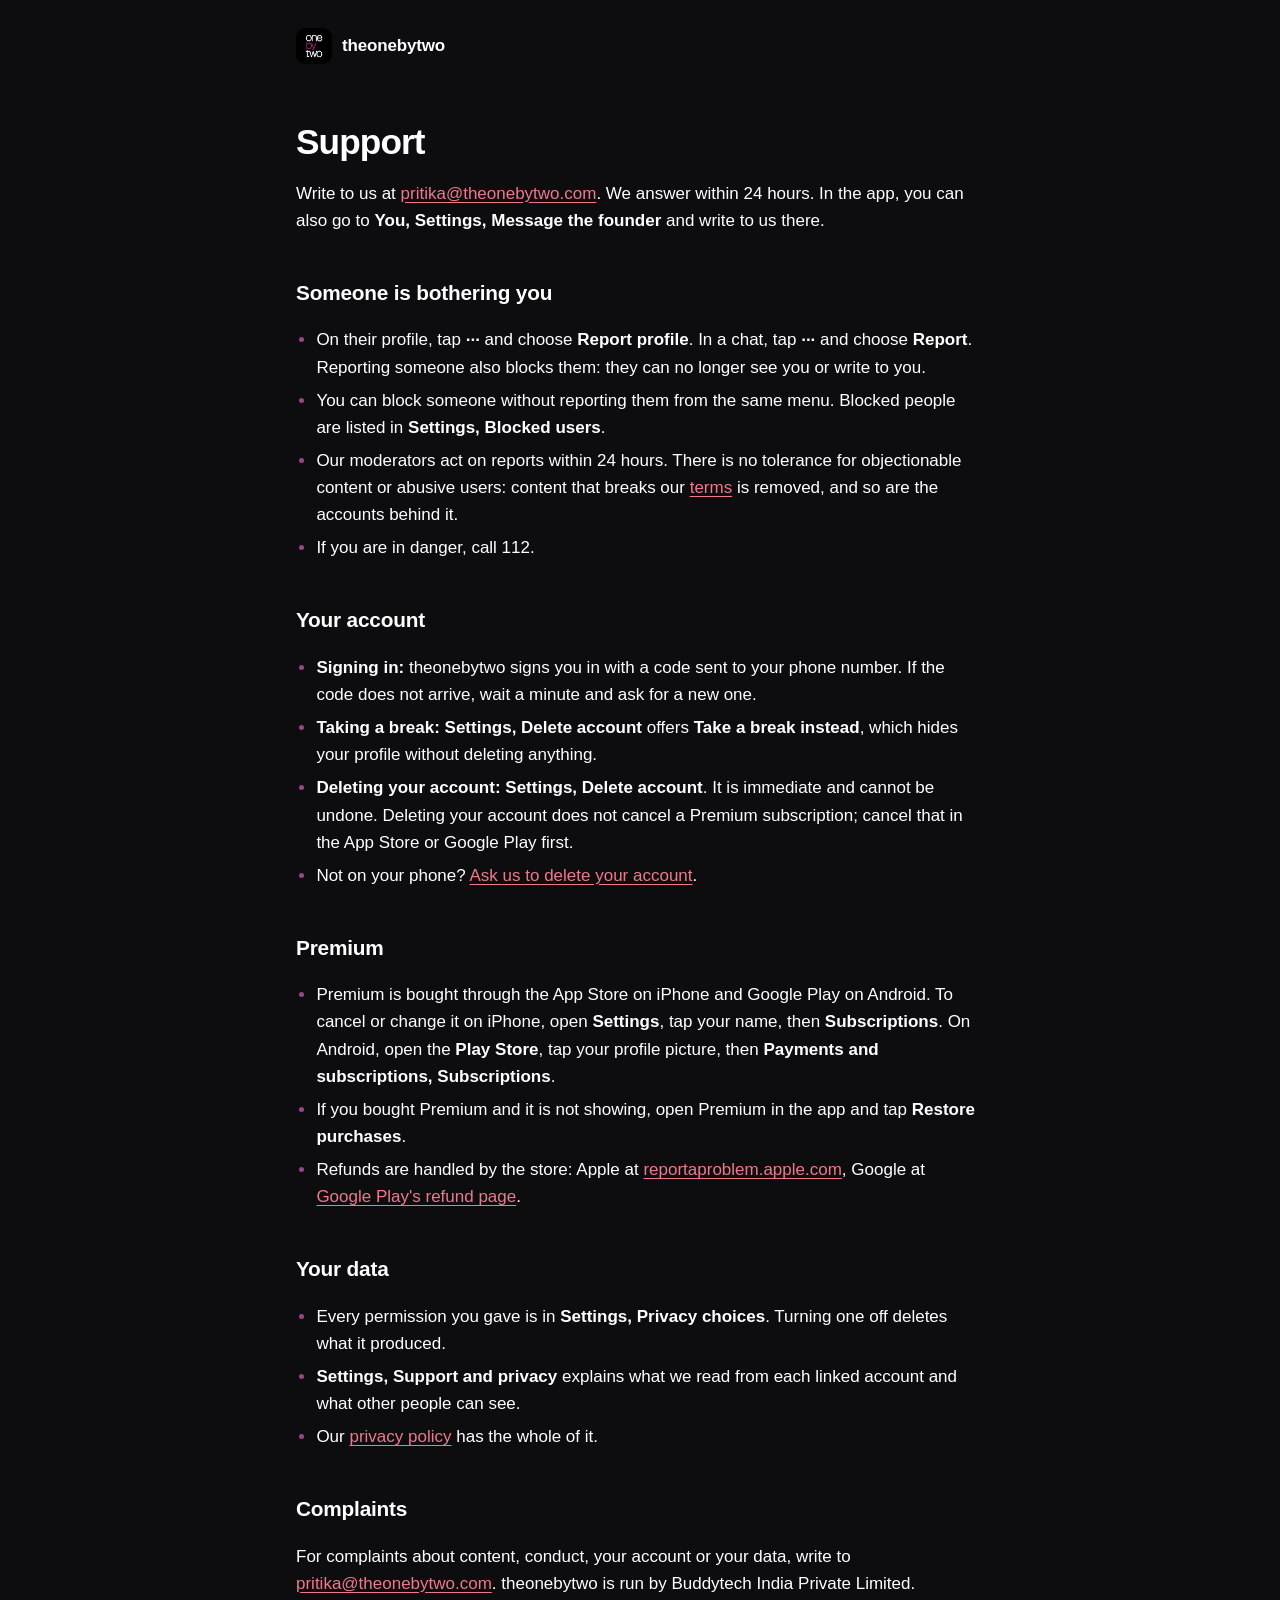
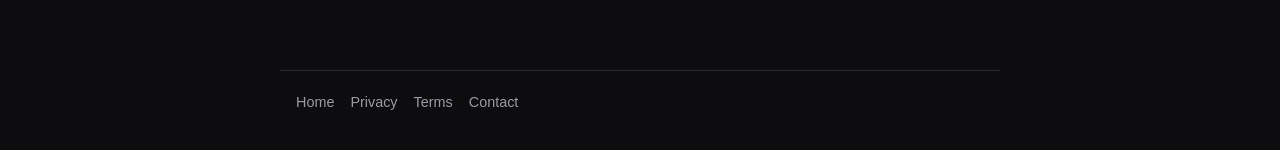
<file: support/index.html>
<!doctype html>
<html lang="en">
<head>
<meta charset="utf-8">
<meta name="viewport" content="width=device-width, initial-scale=1">
<meta name="referrer" content="no-referrer">
<title>Support · theonebytwo</title>
<meta name="description" content="How to get help with theonebytwo: reporting someone, your account, Premium and your data.">
<link rel="stylesheet" href="/style.css">
<link rel="icon" href="/favicon.ico" sizes="any">
<link rel="apple-touch-icon" href="/apple-touch-icon.png">
</head>
<body>
<header><a href="/" class="brand"><img src="/logo.png" alt="" width="36" height="36">theonebytwo</a></header>
<main>
<h1>Support</h1>

<p>Write to us at <a href="mailto:pritika@theonebytwo.com">pritika@theonebytwo.com</a>. We
answer within 24 hours. In the app, you can also go to <strong>You, Settings, Message the
founder</strong> and write to us there.</p>

<h2>Someone is bothering you</h2>
<ul>
  <li>On their profile, tap <strong>···</strong> and choose <strong>Report profile</strong>. In a
  chat, tap <strong>···</strong> and choose <strong>Report</strong>. Reporting someone also blocks
  them: they can no longer see you or write to you.</li>
  <li>You can block someone without reporting them from the same menu. Blocked people are listed
  in <strong>Settings, Blocked users</strong>.</li>
  <li>Our moderators act on reports within 24 hours. There is no tolerance for objectionable
  content or abusive users: content that breaks our <a href="/terms">terms</a> is removed, and
  so are the accounts behind it.</li>
  <li>If you are in danger, call 112.</li>
</ul>

<h2>Your account</h2>
<ul>
  <li><strong>Signing in:</strong> theonebytwo signs you in with a code sent to your phone number.
  If the code does not arrive, wait a minute and ask for a new one.</li>
  <li><strong>Taking a break:</strong> <strong>Settings, Delete account</strong> offers
  <strong>Take a break instead</strong>, which hides your profile without deleting anything.</li>
  <li><strong>Deleting your account:</strong> <strong>Settings, Delete account</strong>. It is
  immediate and cannot be undone. Deleting your account does not cancel a Premium subscription;
  cancel that in the App Store or Google Play first.</li>
  <li>Not on your phone? <a href="/delete-account">Ask us to delete your account</a>.</li>
</ul>

<h2>Premium</h2>
<ul>
  <li>Premium is bought through the App Store on iPhone and Google Play on Android. To cancel or
  change it on iPhone, open <strong>Settings</strong>, tap your name, then
  <strong>Subscriptions</strong>. On Android, open the <strong>Play Store</strong>, tap your
  profile picture, then <strong>Payments and subscriptions, Subscriptions</strong>.</li>
  <li>If you bought Premium and it is not showing, open Premium in the app and tap
  <strong>Restore purchases</strong>.</li>
  <li>Refunds are handled by the store: Apple at
  <a href="https://reportaproblem.apple.com">reportaproblem.apple.com</a>, Google at
  <a href="https://support.google.com/googleplay/workflow/9813244">Google Play's refund page</a>.</li>
</ul>

<h2>Your data</h2>
<ul>
  <li>Every permission you gave is in <strong>Settings, Privacy choices</strong>. Turning one off
  deletes what it produced.</li>
  <li><strong>Settings, Support and privacy</strong> explains what we read from each linked
  account and what other people can see.</li>
  <li>Our <a href="/privacy">privacy policy</a> has the whole of it.</li>
</ul>

<h2>Complaints</h2>
<p>For complaints about content, conduct, your account or your data, write to
<a href="mailto:pritika@theonebytwo.com">pritika@theonebytwo.com</a>.
theonebytwo is run by Buddytech India Private Limited.</p>
</main>
<footer>
  <a href="/">Home</a><a href="/privacy">Privacy</a><a href="/terms">Terms</a><a href="mailto:pritika@theonebytwo.com">Contact</a>
</footer>
</body>
</html>
</file>
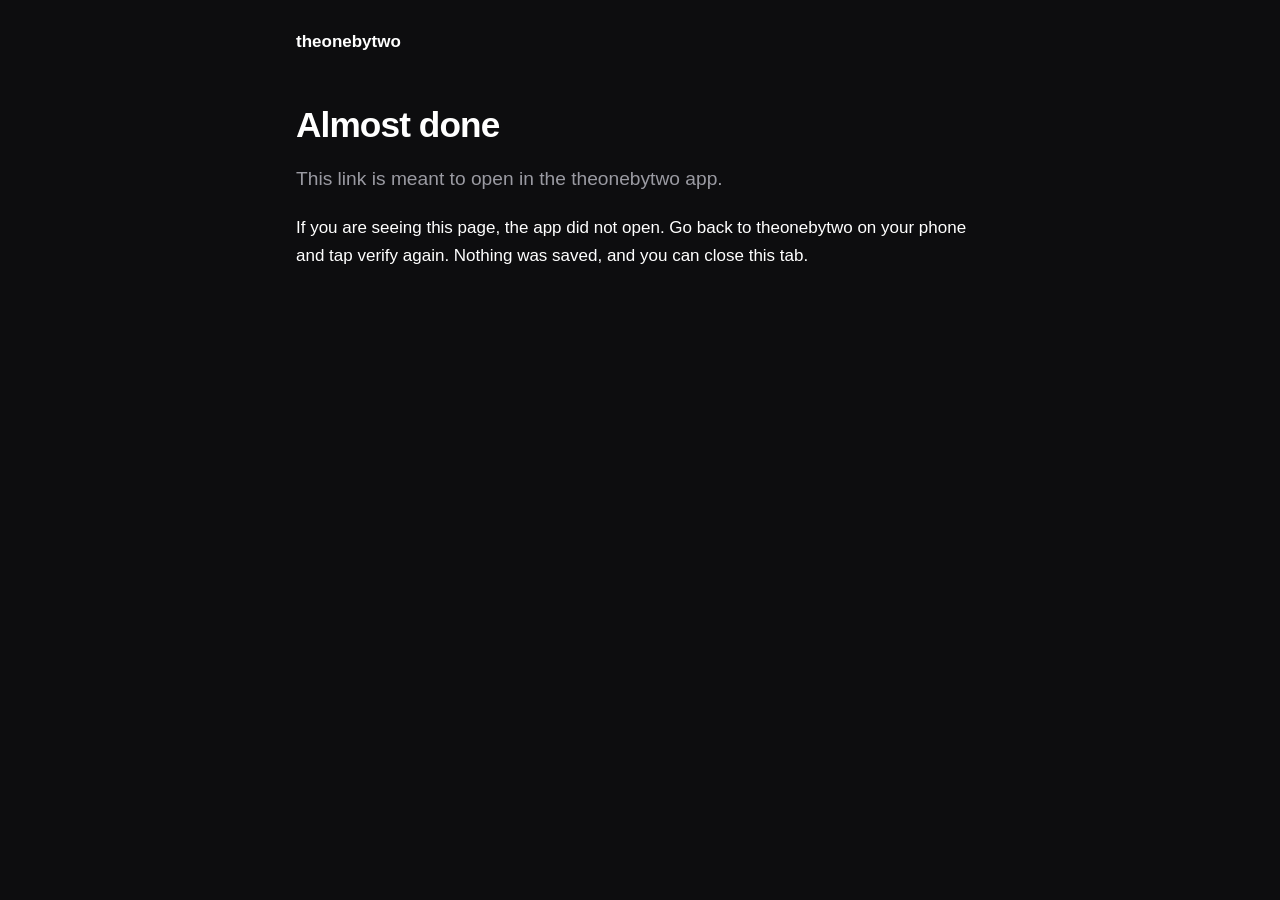
<file: oauth/digilocker/index.html>
<!doctype html>
<html lang="en">
<head>
<meta charset="utf-8">
<meta name="viewport" content="width=device-width, initial-scale=1">
<!-- DigiLocker redirects here with a one-time code in the address. This page must load nothing from
     anywhere else and send no referrer, so the code never leaves the browser. It is useless on its
     own (the backend also needs the PKCE verifier and the client secret), but it stays put anyway. -->
<meta name="referrer" content="no-referrer">
<meta name="robots" content="noindex">
<title>Back to the app · theonebytwo</title>
<link rel="stylesheet" href="/style.css">
</head>
<body>
<header><span style="font-weight:700">theonebytwo</span></header>
<main>
<h1>Almost done</h1>
<p class="lede">This link is meant to open in the theonebytwo app.</p>
<p>If you are seeing this page, the app did not open. Go back to theonebytwo on your phone and tap
verify again. Nothing was saved, and you can close this tab.</p>
</main>
</body>
</html>
</file>
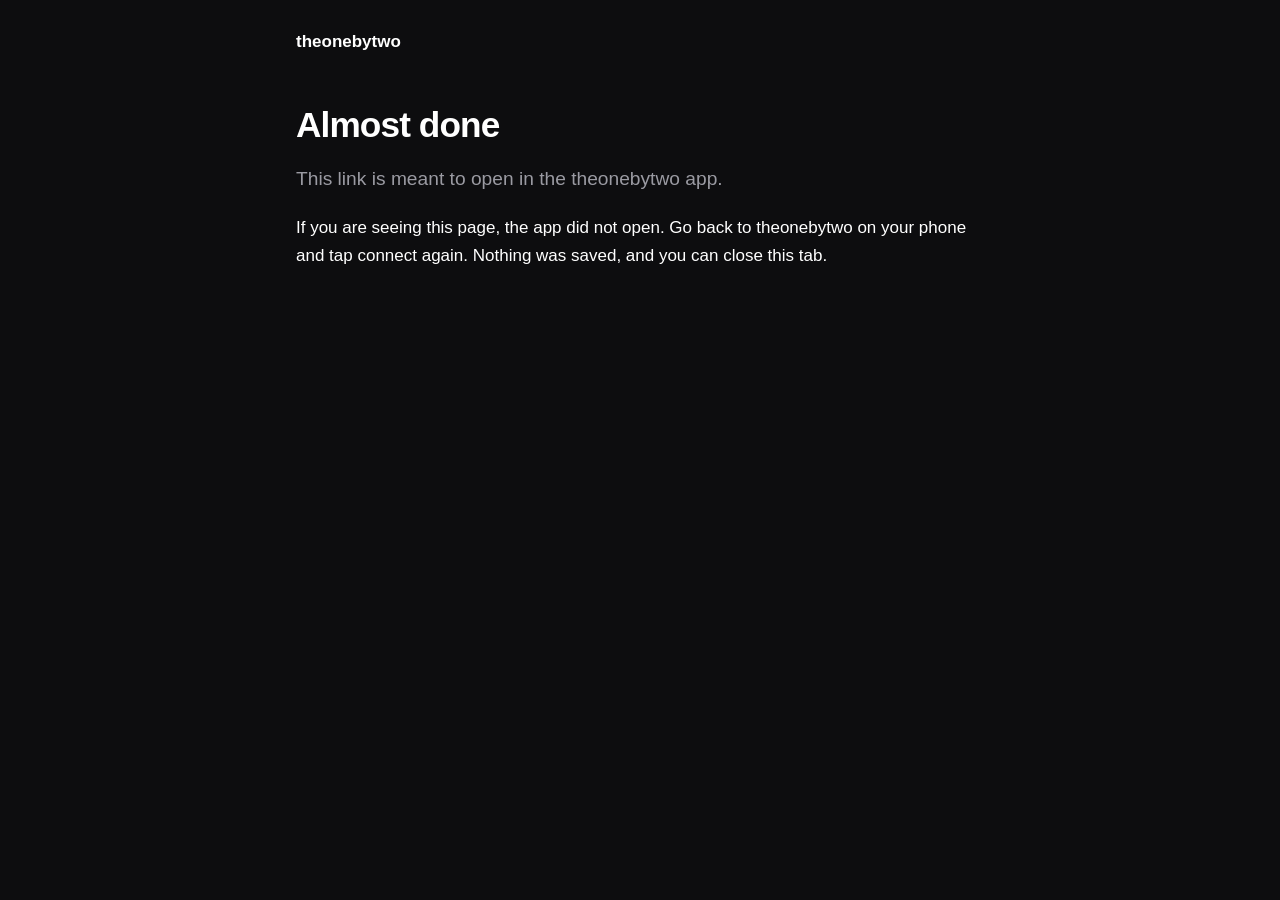
<file: oauth/google/index.html>
<!doctype html>
<html lang="en">
<head>
<meta charset="utf-8">
<meta name="viewport" content="width=device-width, initial-scale=1">
<!-- Google redirects here with a one-time code in the address. This page must load nothing from
     anywhere else and send no referrer, so the code never leaves the browser. It is useless on its
     own (the backend also needs the PKCE verifier and the client secret), but it stays put anyway. -->
<meta name="referrer" content="no-referrer">
<meta name="robots" content="noindex">
<title>Back to the app · theonebytwo</title>
<link rel="stylesheet" href="/style.css">
</head>
<body>
<header><span style="font-weight:700">theonebytwo</span></header>
<main>
<h1>Almost done</h1>
<p class="lede">This link is meant to open in the theonebytwo app.</p>
<p>If you are seeing this page, the app did not open. Go back to theonebytwo on your phone and tap
connect again. Nothing was saved, and you can close this tab.</p>
</main>
</body>
</html>
</file>
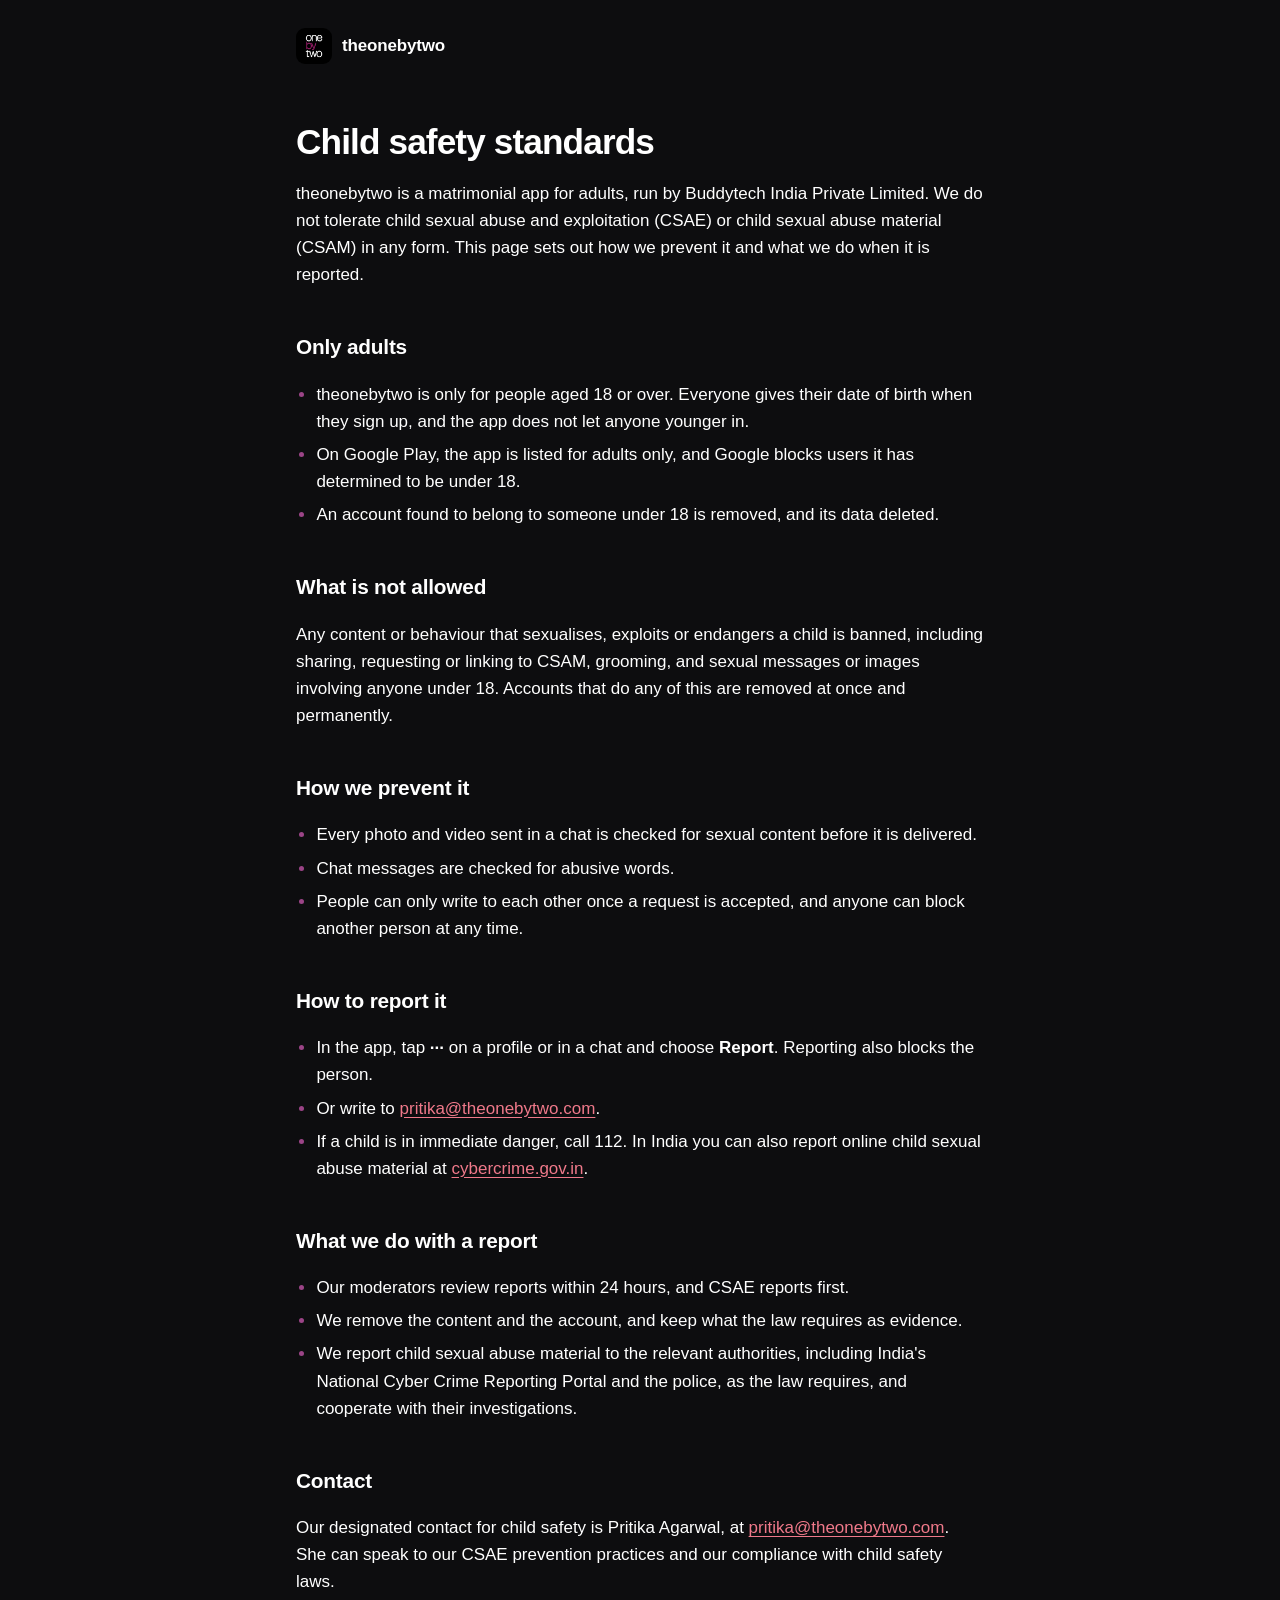
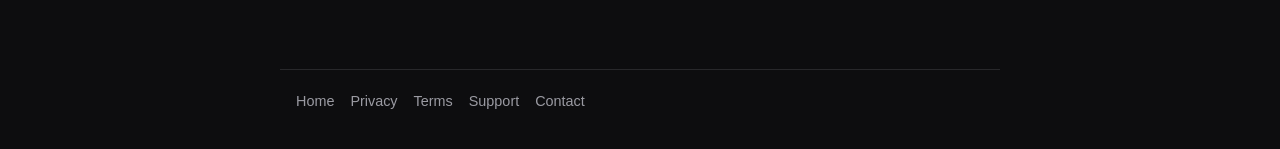
<file: child-safety.html>
<!doctype html>
<html lang="en">
<head>
<meta charset="utf-8">
<meta name="viewport" content="width=device-width, initial-scale=1">
<meta name="referrer" content="no-referrer">
<title>Child safety standards · theonebytwo</title>
<meta name="description" content="theonebytwo's standards against child sexual abuse and exploitation.">
<link rel="stylesheet" href="/style.css">
<link rel="icon" href="/favicon.ico" sizes="any">
<link rel="apple-touch-icon" href="/apple-touch-icon.png">
</head>
<body>
<header><a href="/" class="brand"><img src="/logo.png" alt="" width="36" height="36">theonebytwo</a></header>
<main>
<h1>Child safety standards</h1>
<p>theonebytwo is a matrimonial app for adults, run by Buddytech India Private Limited. We do not
tolerate child sexual abuse and exploitation (CSAE) or child sexual abuse material (CSAM) in any
form. This page sets out how we prevent it and what we do when it is reported.</p>

<h2>Only adults</h2>
<ul>
  <li>theonebytwo is only for people aged 18 or over. Everyone gives their date of birth when they
  sign up, and the app does not let anyone younger in.</li>
  <li>On Google Play, the app is listed for adults only, and Google blocks users it has determined
  to be under 18.</li>
  <li>An account found to belong to someone under 18 is removed, and its data deleted.</li>
</ul>

<h2>What is not allowed</h2>
<p>Any content or behaviour that sexualises, exploits or endangers a child is banned, including
sharing, requesting or linking to CSAM, grooming, and sexual messages or images involving
anyone under 18. Accounts that do any of this are removed at once and permanently.</p>

<h2>How we prevent it</h2>
<ul>
  <li>Every photo and video sent in a chat is checked for sexual content before it is delivered.</li>
  <li>Chat messages are checked for abusive words.</li>
  <li>People can only write to each other once a request is accepted, and anyone can block another
  person at any time.</li>
</ul>

<h2>How to report it</h2>
<ul>
  <li>In the app, tap <strong>···</strong> on a profile or in a chat and choose
  <strong>Report</strong>. Reporting also blocks the person.</li>
  <li>Or write to <a href="mailto:pritika@theonebytwo.com">pritika@theonebytwo.com</a>.</li>
  <li>If a child is in immediate danger, call 112. In India you can also report online child
  sexual abuse material at <a href="https://cybercrime.gov.in">cybercrime.gov.in</a>.</li>
</ul>

<h2>What we do with a report</h2>
<ul>
  <li>Our moderators review reports within 24 hours, and CSAE reports first.</li>
  <li>We remove the content and the account, and keep what the law requires as evidence.</li>
  <li>We report child sexual abuse material to the relevant authorities, including India's National
  Cyber Crime Reporting Portal and the police, as the law requires, and cooperate with their
  investigations.</li>
</ul>

<h2>Contact</h2>
<p>Our designated contact for child safety is Pritika Agarwal, at
<a href="mailto:pritika@theonebytwo.com">pritika@theonebytwo.com</a>. She can speak to our CSAE
prevention practices and our compliance with child safety laws.</p>
</main>
<footer>
  <a href="/">Home</a><a href="/privacy">Privacy</a><a href="/terms">Terms</a><a href="/support">Support</a><a href="mailto:pritika@theonebytwo.com">Contact</a>
</footer>
</body>
</html>
</file>
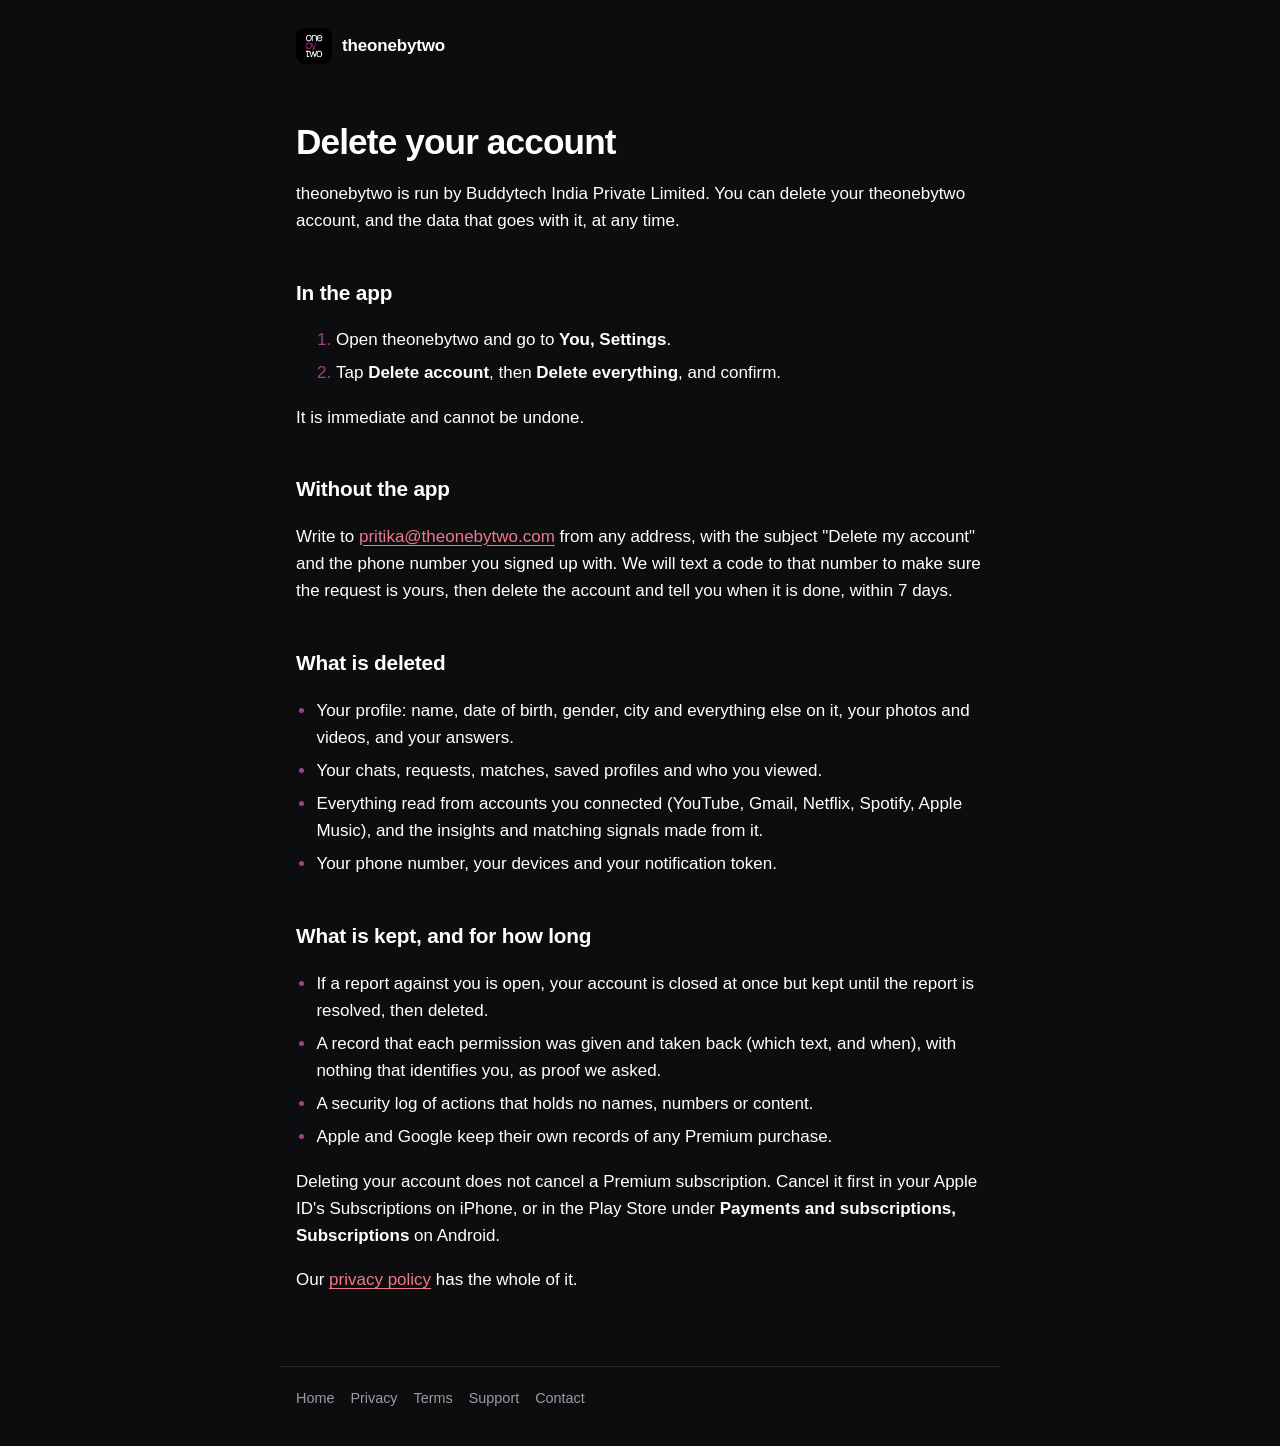
<file: delete-account.html>
<!doctype html>
<html lang="en">
<head>
<meta charset="utf-8">
<meta name="viewport" content="width=device-width, initial-scale=1">
<meta name="referrer" content="no-referrer">
<title>Delete your account · theonebytwo</title>
<meta name="description" content="How to delete your theonebytwo account and data, in the app or by writing to us.">
<link rel="stylesheet" href="/style.css">
<link rel="icon" href="/favicon.ico" sizes="any">
<link rel="apple-touch-icon" href="/apple-touch-icon.png">
</head>
<body>
<header><a href="/" class="brand"><img src="/logo.png" alt="" width="36" height="36">theonebytwo</a></header>
<main>
<h1>Delete your account</h1>
<p>theonebytwo is run by Buddytech India Private Limited. You can delete your theonebytwo
account, and the data that goes with it, at any time.</p>

<h2>In the app</h2>
<ol>
  <li>Open theonebytwo and go to <strong>You, Settings</strong>.</li>
  <li>Tap <strong>Delete account</strong>, then <strong>Delete everything</strong>, and confirm.</li>
</ol>
<p>It is immediate and cannot be undone.</p>

<h2>Without the app</h2>
<p>Write to <a href="mailto:pritika@theonebytwo.com?subject=Delete%20my%20account">pritika@theonebytwo.com</a>
from any address, with the subject "Delete my account" and the phone number you signed up with.
We will text a code to that number to make sure the request is yours, then delete the account
and tell you when it is done, within 7 days.</p>

<h2>What is deleted</h2>
<ul>
  <li>Your profile: name, date of birth, gender, city and everything else on it, your photos and
  videos, and your answers.</li>
  <li>Your chats, requests, matches, saved profiles and who you viewed.</li>
  <li>Everything read from accounts you connected (YouTube, Gmail, Netflix, Spotify, Apple Music),
  and the insights and matching signals made from it.</li>
  <li>Your phone number, your devices and your notification token.</li>
</ul>

<h2>What is kept, and for how long</h2>
<ul>
  <li>If a report against you is open, your account is closed at once but kept until the report
  is resolved, then deleted.</li>
  <li>A record that each permission was given and taken back (which text, and when), with nothing
  that identifies you, as proof we asked.</li>
  <li>A security log of actions that holds no names, numbers or content.</li>
  <li>Apple and Google keep their own records of any Premium purchase.</li>
</ul>
<p>Deleting your account does not cancel a Premium subscription. Cancel it first in your Apple
ID's Subscriptions on iPhone, or in the Play Store under <strong>Payments and subscriptions,
Subscriptions</strong> on Android.</p>
<p>Our <a href="/privacy">privacy policy</a> has the whole of it.</p>
</main>
<footer>
  <a href="/">Home</a><a href="/privacy">Privacy</a><a href="/terms">Terms</a><a href="/support">Support</a><a href="mailto:pritika@theonebytwo.com">Contact</a>
</footer>
</body>
</html>
</file>
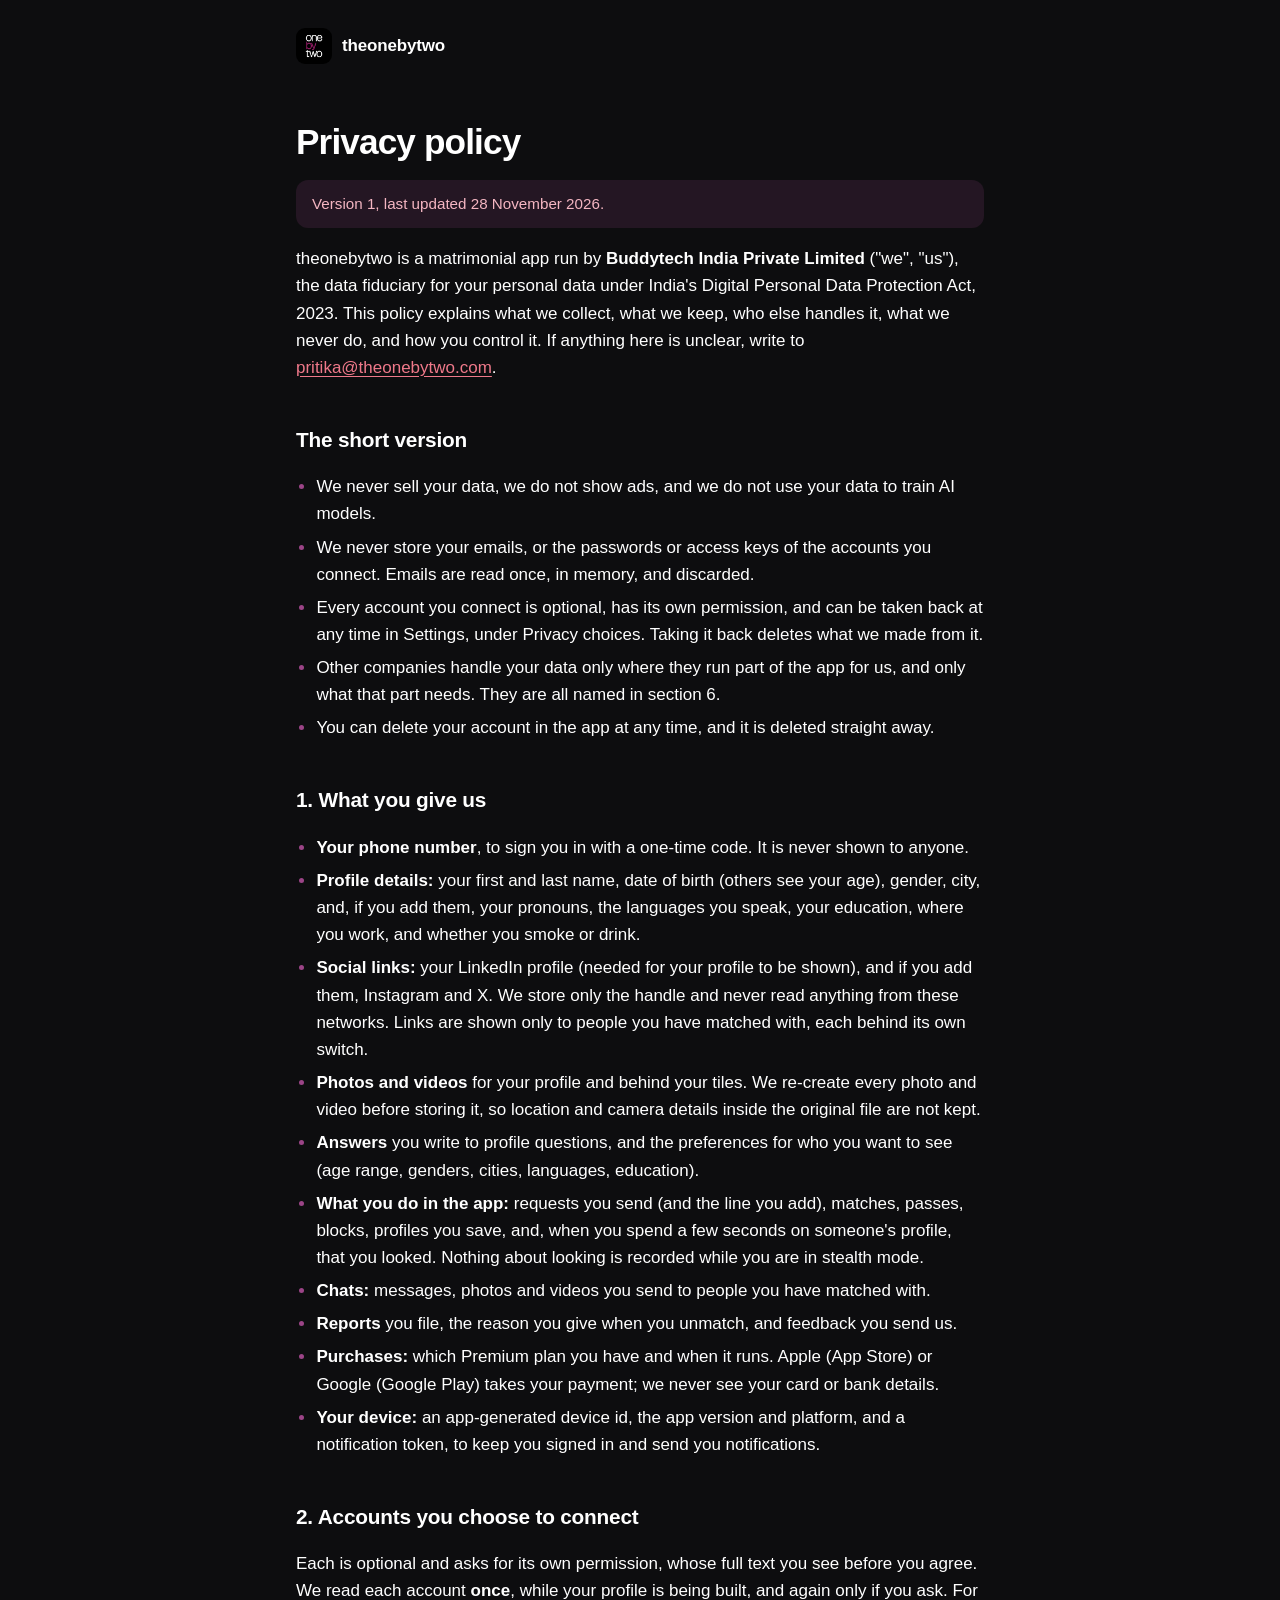
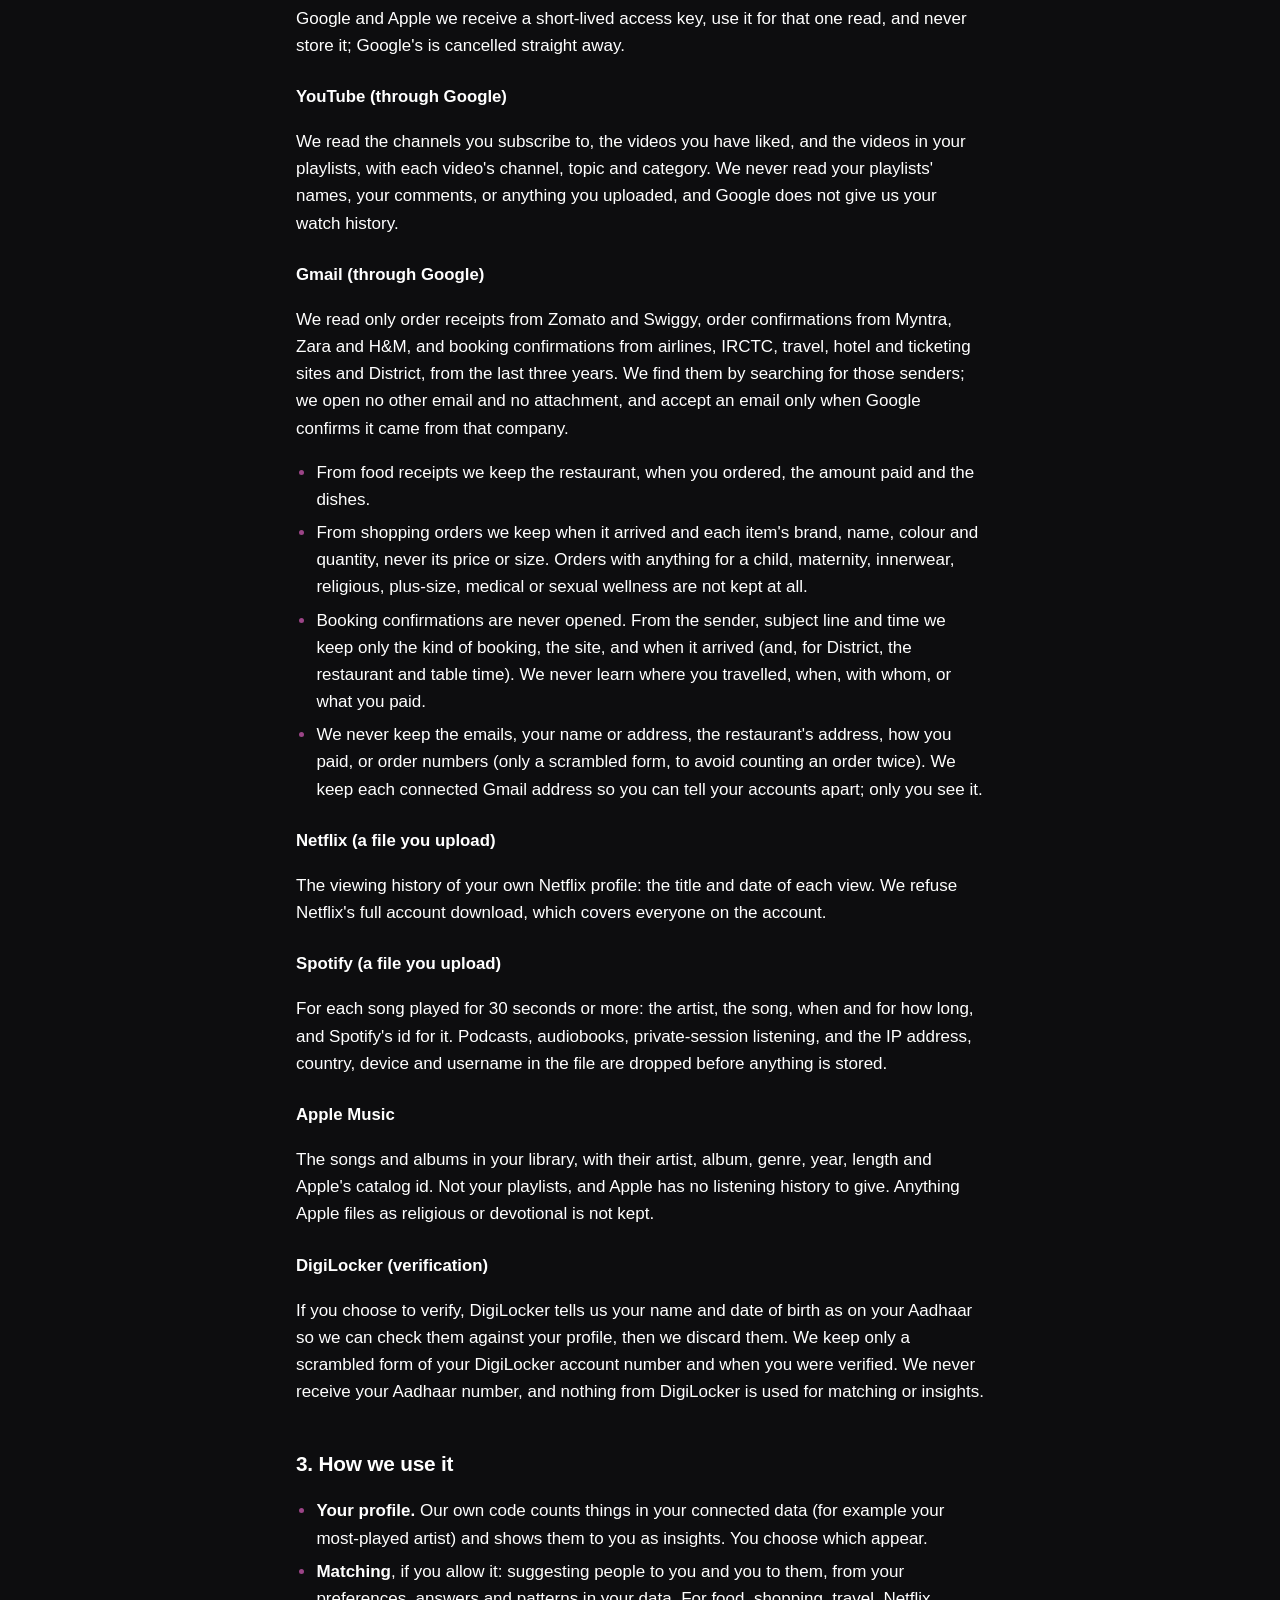
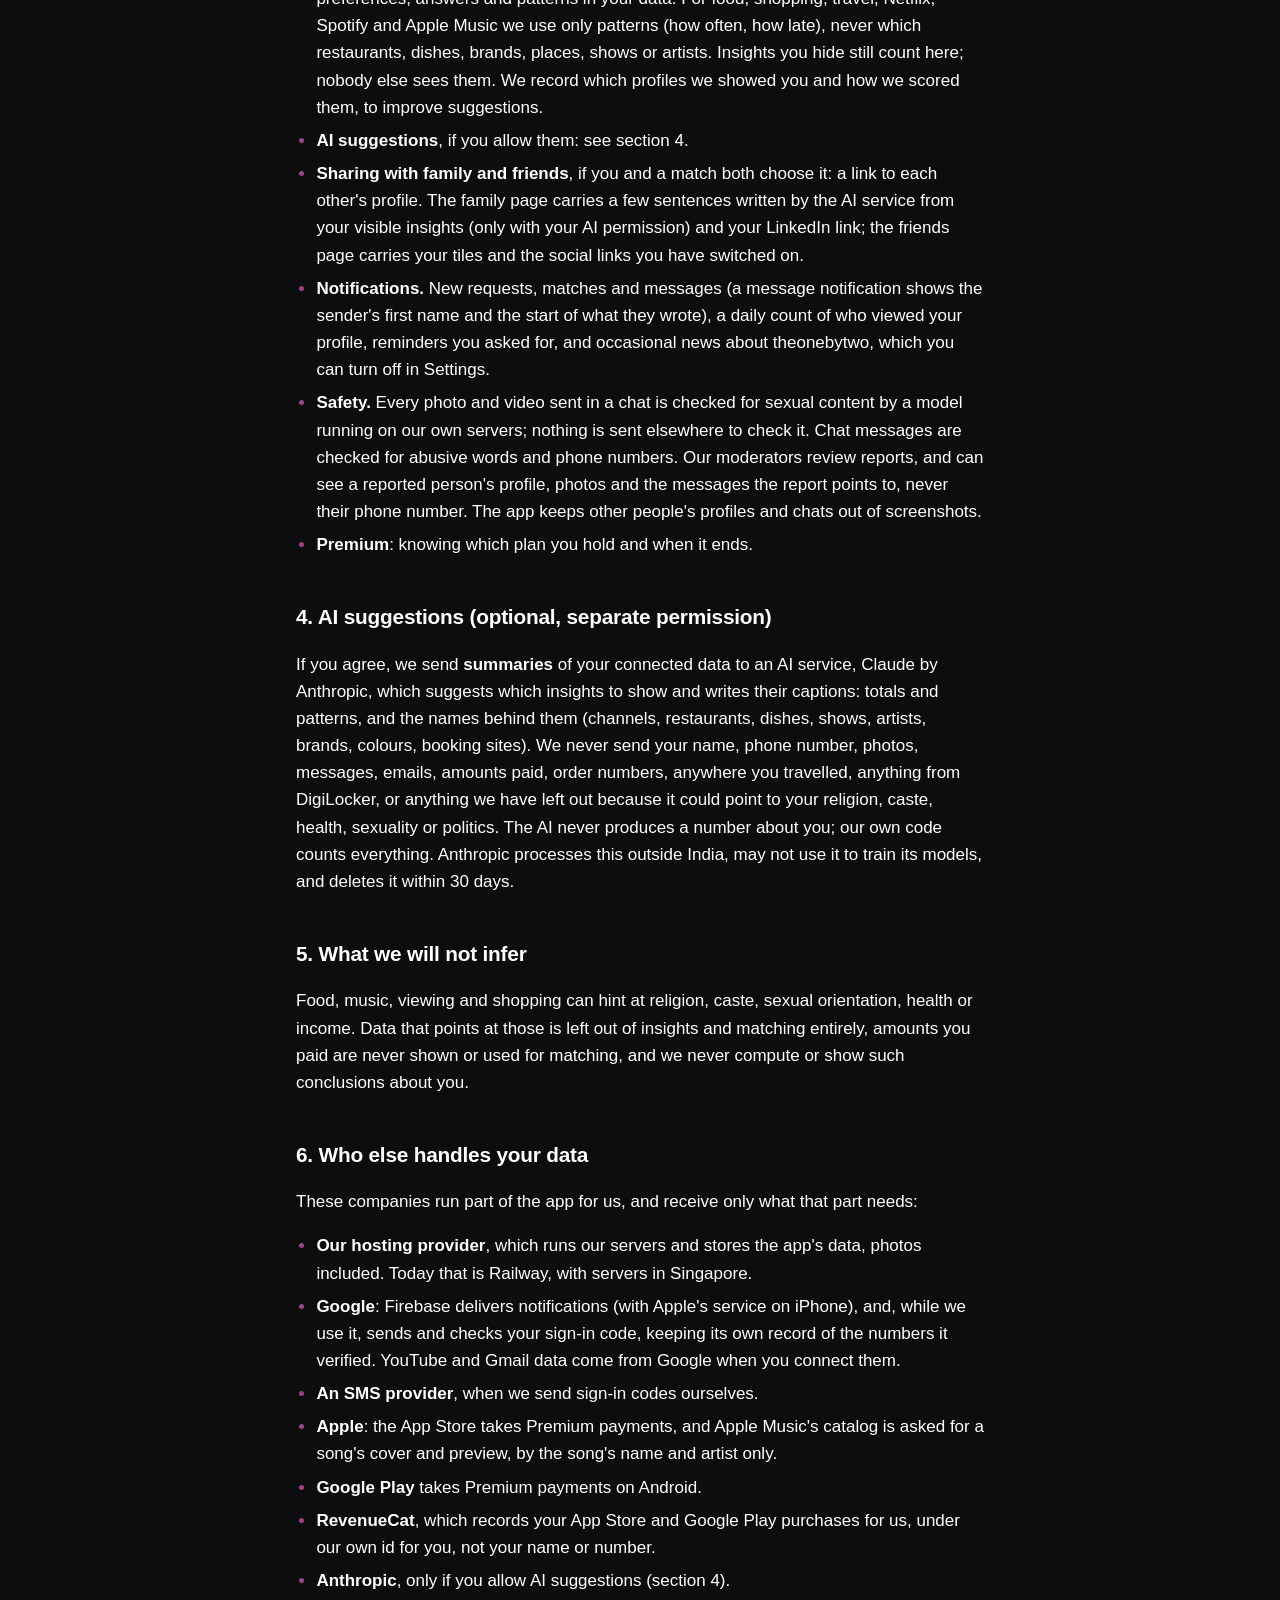
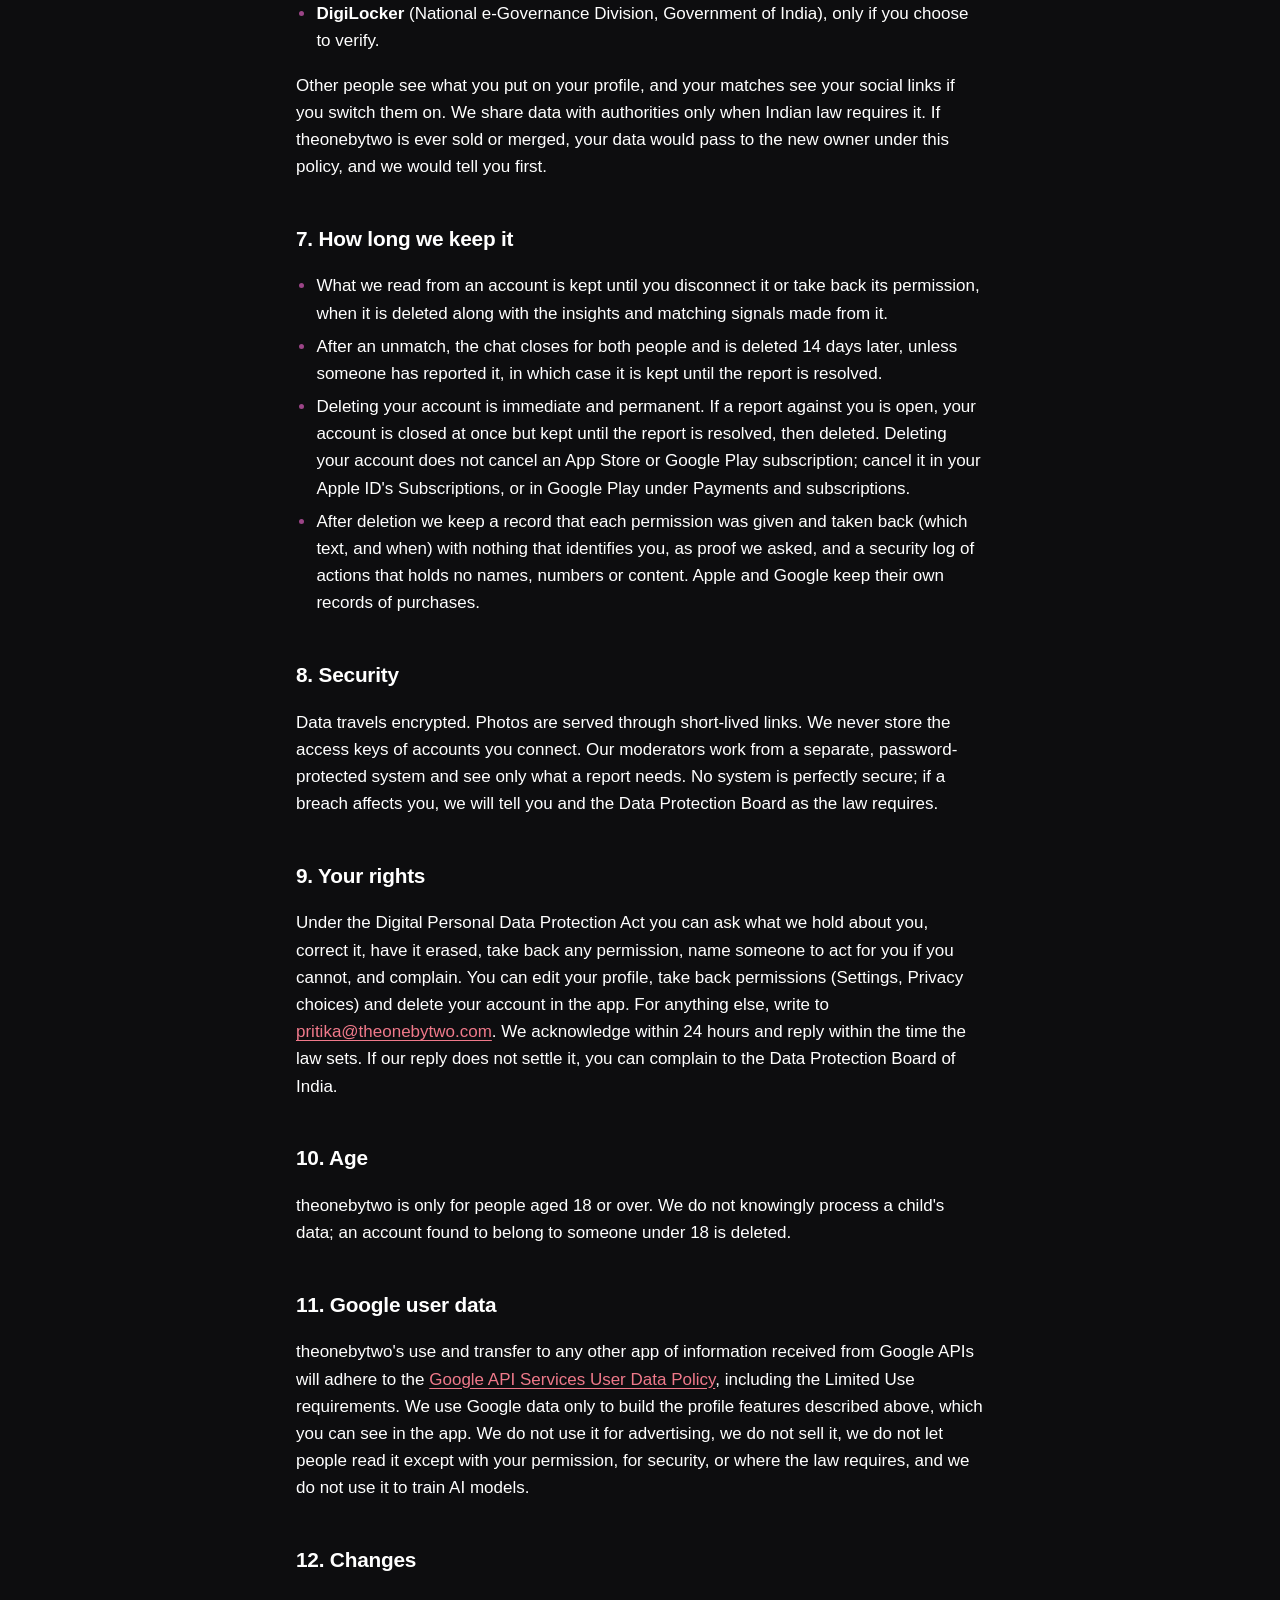
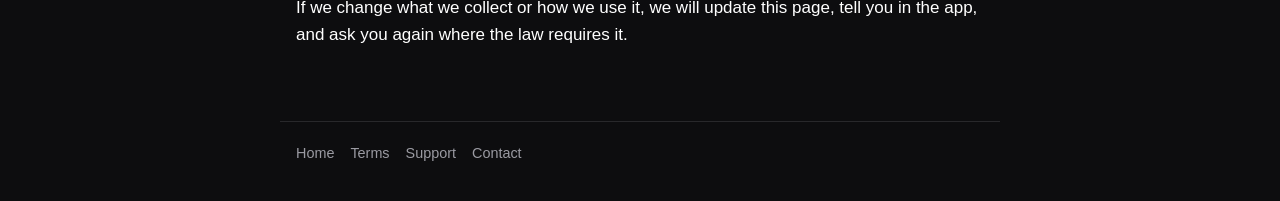
<file: privacy.html>
<!doctype html>
<html lang="en">
<head>
<meta charset="utf-8">
<meta name="viewport" content="width=device-width, initial-scale=1">
<meta name="referrer" content="no-referrer">
<title>Privacy policy · theonebytwo</title>
<link rel="stylesheet" href="/style.css">
<link rel="icon" href="/favicon.ico" sizes="any">
<link rel="apple-touch-icon" href="/apple-touch-icon.png">
</head>
<body>
<header><a href="/" class="brand"><img src="/logo.png" alt="" width="36" height="36">theonebytwo</a></header>
<main>
<h1>Privacy policy</h1>
<p class="note">Version 1, last updated 28 November 2026.</p>

<p>theonebytwo is a matrimonial app run by <strong>Buddytech India Private Limited</strong>
("we", "us"), the data fiduciary for your personal data under India's Digital Personal Data
Protection Act, 2023. This policy explains what we collect, what we keep, who else handles it,
what we never do, and how you control it. If anything here is unclear, write to
<a href="mailto:pritika@theonebytwo.com">pritika@theonebytwo.com</a>.</p>

<h2>The short version</h2>
<ul>
  <li>We never sell your data, we do not show ads, and we do not use your data to train AI models.</li>
  <li>We never store your emails, or the passwords or access keys of the accounts you connect.
  Emails are read once, in memory, and discarded.</li>
  <li>Every account you connect is optional, has its own permission, and can be taken back at any
  time in Settings, under Privacy choices. Taking it back deletes what we made from it.</li>
  <li>Other companies handle your data only where they run part of the app for us, and only what
  that part needs. They are all named in section 6.</li>
  <li>You can delete your account in the app at any time, and it is deleted straight away.</li>
</ul>

<h2>1. What you give us</h2>
<ul>
  <li><strong>Your phone number</strong>, to sign you in with a one-time code. It is never shown
  to anyone.</li>
  <li><strong>Profile details:</strong> your first and last name, date of birth (others see your
  age), gender, city, and, if you add them, your pronouns, the languages you speak, your
  education, where you work, and whether you smoke or drink.</li>
  <li><strong>Social links:</strong> your LinkedIn profile (needed for your profile to be shown),
  and if you add them, Instagram and X. We store only the handle and never read anything from
  these networks. Links are shown only to people you have matched with, each behind its own
  switch.</li>
  <li><strong>Photos and videos</strong> for your profile and behind your tiles. We re-create
  every photo and video before storing it, so location and camera details inside the original
  file are not kept.</li>
  <li><strong>Answers</strong> you write to profile questions, and the preferences for who you want
  to see (age range, genders, cities, languages, education).</li>
  <li><strong>What you do in the app:</strong> requests you send (and the line you add), matches,
  passes, blocks, profiles you save, and, when you spend a few seconds on someone's profile, that
  you looked. Nothing about looking is recorded while you are in stealth mode.</li>
  <li><strong>Chats:</strong> messages, photos and videos you send to people you have matched with.</li>
  <li><strong>Reports</strong> you file, the reason you give when you unmatch, and feedback you
  send us.</li>
  <li><strong>Purchases:</strong> which Premium plan you have and when it runs. Apple (App Store)
  or Google (Google Play) takes your payment; we never see your card or bank details.</li>
  <li><strong>Your device:</strong> an app-generated device id, the app version and platform, and a
  notification token, to keep you signed in and send you notifications.</li>
</ul>

<h2>2. Accounts you choose to connect</h2>
<p>Each is optional and asks for its own permission, whose full text you see before you agree.
We read each account <strong>once</strong>, while your profile is being built, and again only if you
ask. For Google and Apple we receive a short-lived access key, use it for that one read, and never
store it; Google's is cancelled straight away.</p>

<h3>YouTube (through Google)</h3>
<p>We read the channels you subscribe to, the videos you have liked, and the videos in your
playlists, with each video's channel, topic and category. We never read your playlists' names,
your comments, or anything you uploaded, and Google does not give us your watch history.</p>

<h3>Gmail (through Google)</h3>
<p>We read only order receipts from Zomato and Swiggy, order confirmations from Myntra, Zara and
H&amp;M, and booking confirmations from airlines, IRCTC, travel, hotel and ticketing sites and
District, from the last three years. We find them by searching for those senders; we open no other
email and no attachment, and accept an email only when Google confirms it came from that company.</p>
<ul>
  <li>From food receipts we keep the restaurant, when you ordered, the amount paid and the dishes.</li>
  <li>From shopping orders we keep when it arrived and each item's brand, name, colour and
  quantity, never its price or size. Orders with anything for a child, maternity, innerwear,
  religious, plus-size, medical or sexual wellness are not kept at all.</li>
  <li>Booking confirmations are never opened. From the sender, subject line and time we keep only
  the kind of booking, the site, and when it arrived (and, for District, the restaurant and table
  time). We never learn where you travelled, when, with whom, or what you paid.</li>
  <li>We never keep the emails, your name or address, the restaurant's address, how you paid, or
  order numbers (only a scrambled form, to avoid counting an order twice). We keep each connected
  Gmail address so you can tell your accounts apart; only you see it.</li>
</ul>

<h3>Netflix (a file you upload)</h3>
<p>The viewing history of your own Netflix profile: the title and date of each view. We refuse
Netflix's full account download, which covers everyone on the account.</p>

<h3>Spotify (a file you upload)</h3>
<p>For each song played for 30 seconds or more: the artist, the song, when and for how long, and
Spotify's id for it. Podcasts, audiobooks, private-session listening, and the IP address, country,
device and username in the file are dropped before anything is stored.</p>

<h3>Apple Music</h3>
<p>The songs and albums in your library, with their artist, album, genre, year, length and Apple's
catalog id. Not your playlists, and Apple has no listening history to give. Anything Apple files as
religious or devotional is not kept.</p>

<h3>DigiLocker (verification)</h3>
<p>If you choose to verify, DigiLocker tells us your name and date of birth as on your Aadhaar so we
can check them against your profile, then we discard them. We keep only a scrambled form of your
DigiLocker account number and when you were verified. We never receive your Aadhaar number, and
nothing from DigiLocker is used for matching or insights.</p>

<h2>3. How we use it</h2>
<ul>
  <li><strong>Your profile.</strong> Our own code counts things in your connected data (for
  example your most-played artist) and shows them to you as insights. You choose which appear.</li>
  <li><strong>Matching</strong>, if you allow it: suggesting people to you and you to them, from
  your preferences, answers and patterns in your data. For food, shopping, travel, Netflix,
  Spotify and Apple Music we use only patterns (how often, how late), never which restaurants,
  dishes, brands, places, shows or artists. Insights you hide still count here; nobody else sees
  them. We record which profiles we showed you and how we scored them, to improve suggestions.</li>
  <li><strong>AI suggestions</strong>, if you allow them: see section 4.</li>
  <li><strong>Sharing with family and friends</strong>, if you and a match both choose it: a link
  to each other's profile. The family page carries a few sentences written by the AI service from
  your visible insights (only with your AI permission) and your LinkedIn link; the friends page
  carries your tiles and the social links you have switched on.</li>
  <li><strong>Notifications.</strong> New requests, matches and messages (a message notification
  shows the sender's first name and the start of what they wrote), a daily count of who viewed
  your profile, reminders you asked for, and occasional news about theonebytwo, which you can turn
  off in Settings.</li>
  <li><strong>Safety.</strong> Every photo and video sent in a chat is checked for sexual content
  by a model running on our own servers; nothing is sent elsewhere to check it. Chat messages are
  checked for abusive words and phone numbers. Our moderators review reports, and can see a
  reported person's profile, photos and the messages the report points to, never their phone
  number. The app keeps other people's profiles and chats out of screenshots.</li>
  <li><strong>Premium</strong>: knowing which plan you hold and when it ends.</li>
</ul>

<h2>4. AI suggestions (optional, separate permission)</h2>
<p>If you agree, we send <strong>summaries</strong> of your connected data to an AI service,
Claude by Anthropic, which suggests which insights to show and writes their captions: totals and
patterns, and the names behind them (channels, restaurants, dishes, shows, artists, brands,
colours, booking sites). We never send your name, phone number, photos, messages, emails, amounts
paid, order numbers, anywhere you travelled, anything from DigiLocker, or anything we have left out
because it could point to your religion, caste, health, sexuality or politics. The AI never
produces a number about you; our own code counts everything. Anthropic processes this outside
India, may not use it to train its models, and deletes it within 30 days.</p>

<h2>5. What we will not infer</h2>
<p>Food, music, viewing and shopping can hint at religion, caste, sexual orientation, health or
income. Data that points at those is left out of insights and matching entirely, amounts you paid
are never shown or used for matching, and we never compute or show such conclusions about you.</p>

<h2>6. Who else handles your data</h2>
<p>These companies run part of the app for us, and receive only what that part needs:</p>
<ul>
  <li><strong>Our hosting provider</strong>, which runs our servers and stores the app's data,
  photos included. Today that is Railway, with servers in Singapore.</li>
  <li><strong>Google</strong>: Firebase delivers notifications (with Apple's service on iPhone),
  and, while we use it, sends and checks your sign-in code, keeping its own record of the numbers it
  verified. YouTube and Gmail data come from Google when you connect them.</li>
  <li><strong>An SMS provider</strong>, when we send sign-in codes ourselves.</li>
  <li><strong>Apple</strong>: the App Store takes Premium payments, and Apple Music's catalog is
  asked for a song's cover and preview, by the song's name and artist only.</li>
  <li><strong>Google Play</strong> takes Premium payments on Android.</li>
  <li><strong>RevenueCat</strong>, which records your App Store and Google Play purchases for us, under our own id
  for you, not your name or number.</li>
  <li><strong>Anthropic</strong>, only if you allow AI suggestions (section 4).</li>
  <li><strong>DigiLocker</strong> (National e-Governance Division, Government of India), only if
  you choose to verify.</li>
</ul>
<p>Other people see what you put on your profile, and your matches see your social links if you
switch them on. We share data with authorities only when Indian law requires it. If theonebytwo
is ever sold or merged, your data would pass to the new owner under this policy, and we would tell
you first.</p>

<h2>7. How long we keep it</h2>
<ul>
  <li>What we read from an account is kept until you disconnect it or take back its permission,
  when it is deleted along with the insights and matching signals made from it.</li>
  <li>After an unmatch, the chat closes for both people and is deleted 14 days later, unless
  someone has reported it, in which case it is kept until the report is resolved.</li>
  <li>Deleting your account is immediate and permanent. If a report against you is open, your
  account is closed at once but kept until the report is resolved, then deleted. Deleting your
  account does not cancel an App Store or Google Play subscription; cancel it in your Apple ID's
  Subscriptions, or in Google Play under Payments and subscriptions.</li>
  <li>After deletion we keep a record that each permission was given and taken back (which text,
  and when) with nothing that identifies you, as proof we asked, and a security log of actions
  that holds no names, numbers or content. Apple and Google keep their own records of purchases.</li>
</ul>

<h2>8. Security</h2>
<p>Data travels encrypted. Photos are served through short-lived links. We never store the access
keys of accounts you connect. Our moderators work from a separate, password-protected system and
see only what a report needs. No system is perfectly secure; if a breach affects you, we will tell
you and the Data Protection Board as the law requires.</p>

<h2>9. Your rights</h2>
<p>Under the Digital Personal Data Protection Act you can ask what we hold about you, correct it,
have it erased, take back any permission, name someone to act for you if you cannot, and complain.
You can edit your profile, take back permissions (Settings, Privacy choices) and delete your
account in the app. For anything else, write to
<a href="mailto:pritika@theonebytwo.com">pritika@theonebytwo.com</a>. We acknowledge within 24
hours and reply within the time the law sets. If our reply does not settle it, you can complain to
the Data Protection Board of India.</p>

<h2>10. Age</h2>
<p>theonebytwo is only for people aged 18 or over. We do not knowingly process a child's data;
an account found to belong to someone under 18 is deleted.</p>

<h2>11. Google user data</h2>
<p>theonebytwo's use and transfer to any other app of information received from Google APIs will
adhere to the <a href="https://developers.google.com/terms/api-services-user-data-policy">Google API
Services User Data Policy</a>, including the Limited Use requirements. We use Google data only to
build the profile features described above, which you can see in the app. We do not use it for
advertising, we do not sell it, we do not let people read it except with your permission, for
security, or where the law requires, and we do not use it to train AI models.</p>

<h2>12. Changes</h2>
<p>If we change what we collect or how we use it, we will update this page, tell you in the app,
and ask you again where the law requires it.</p>
</main>
<footer>
  <a href="/">Home</a><a href="/terms">Terms</a><a href="/support">Support</a><a href="mailto:pritika@theonebytwo.com">Contact</a>
</footer>
</body>
</html>
</file>
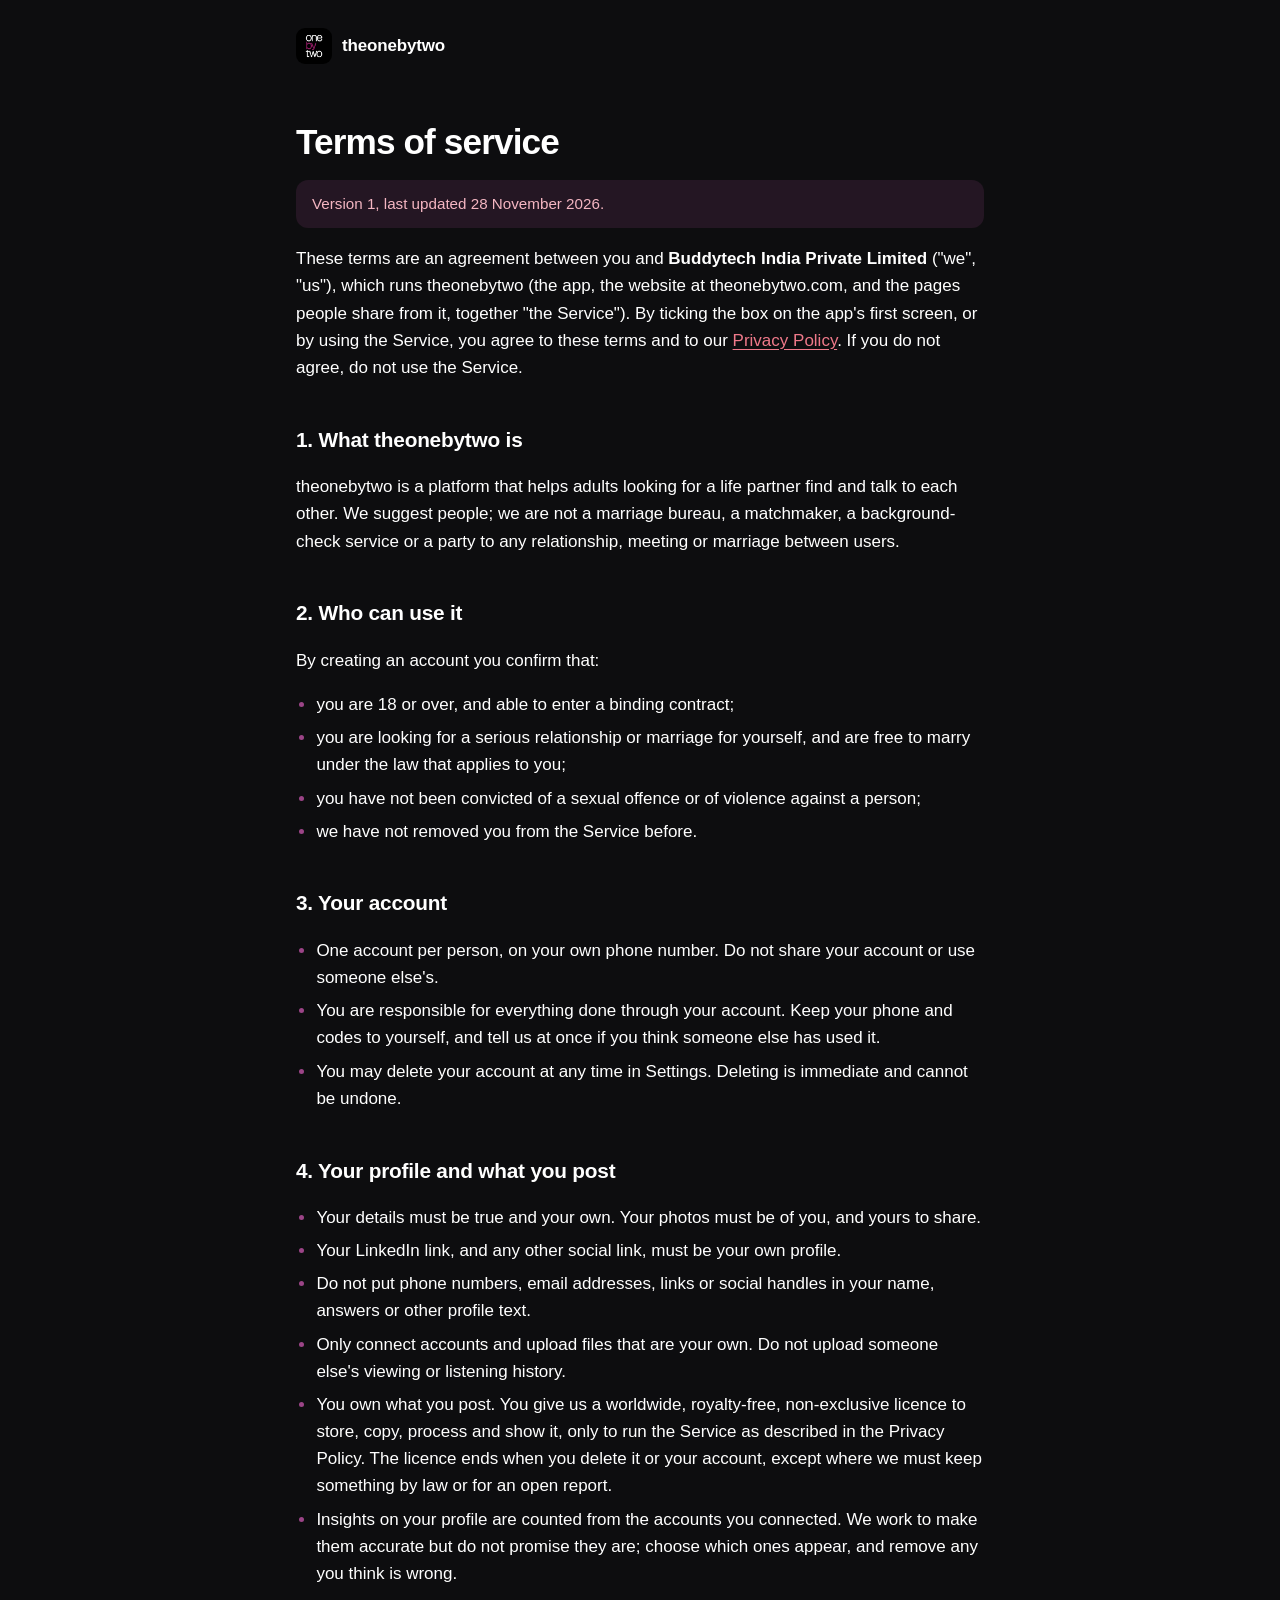
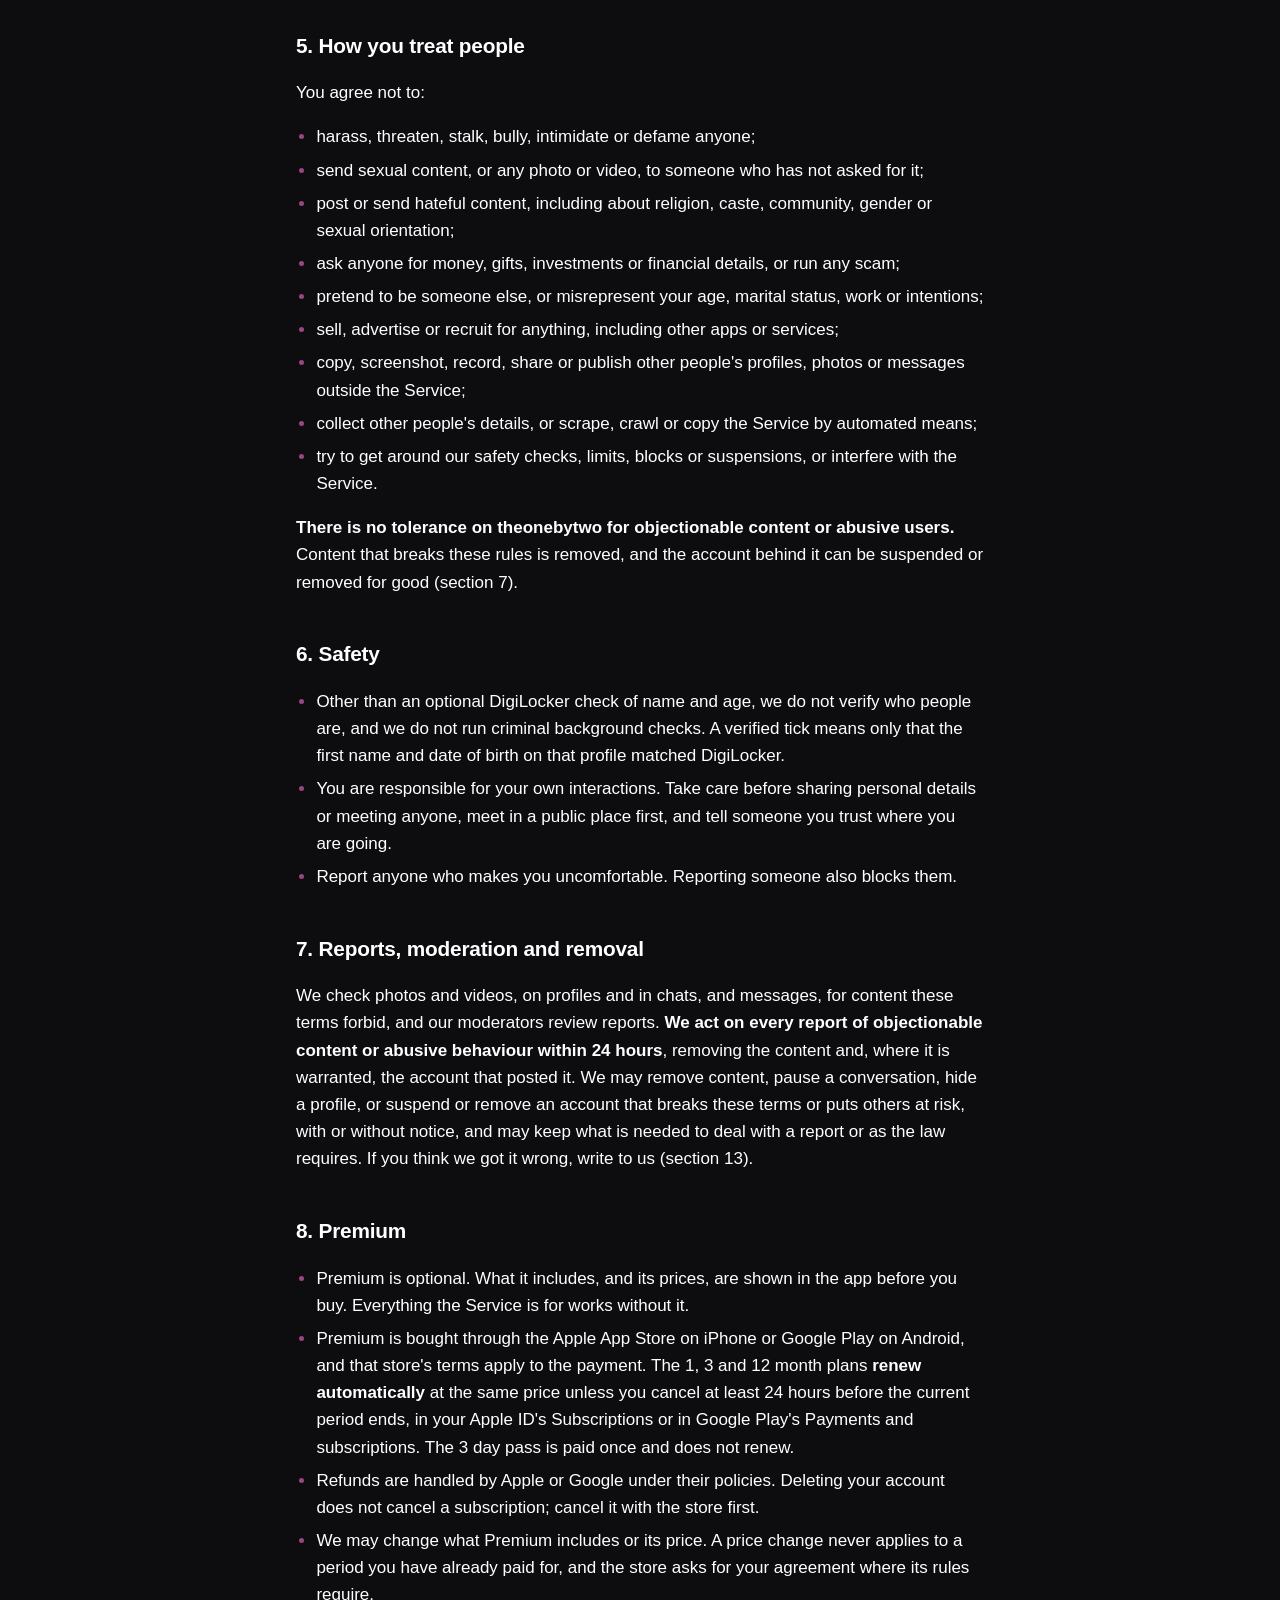
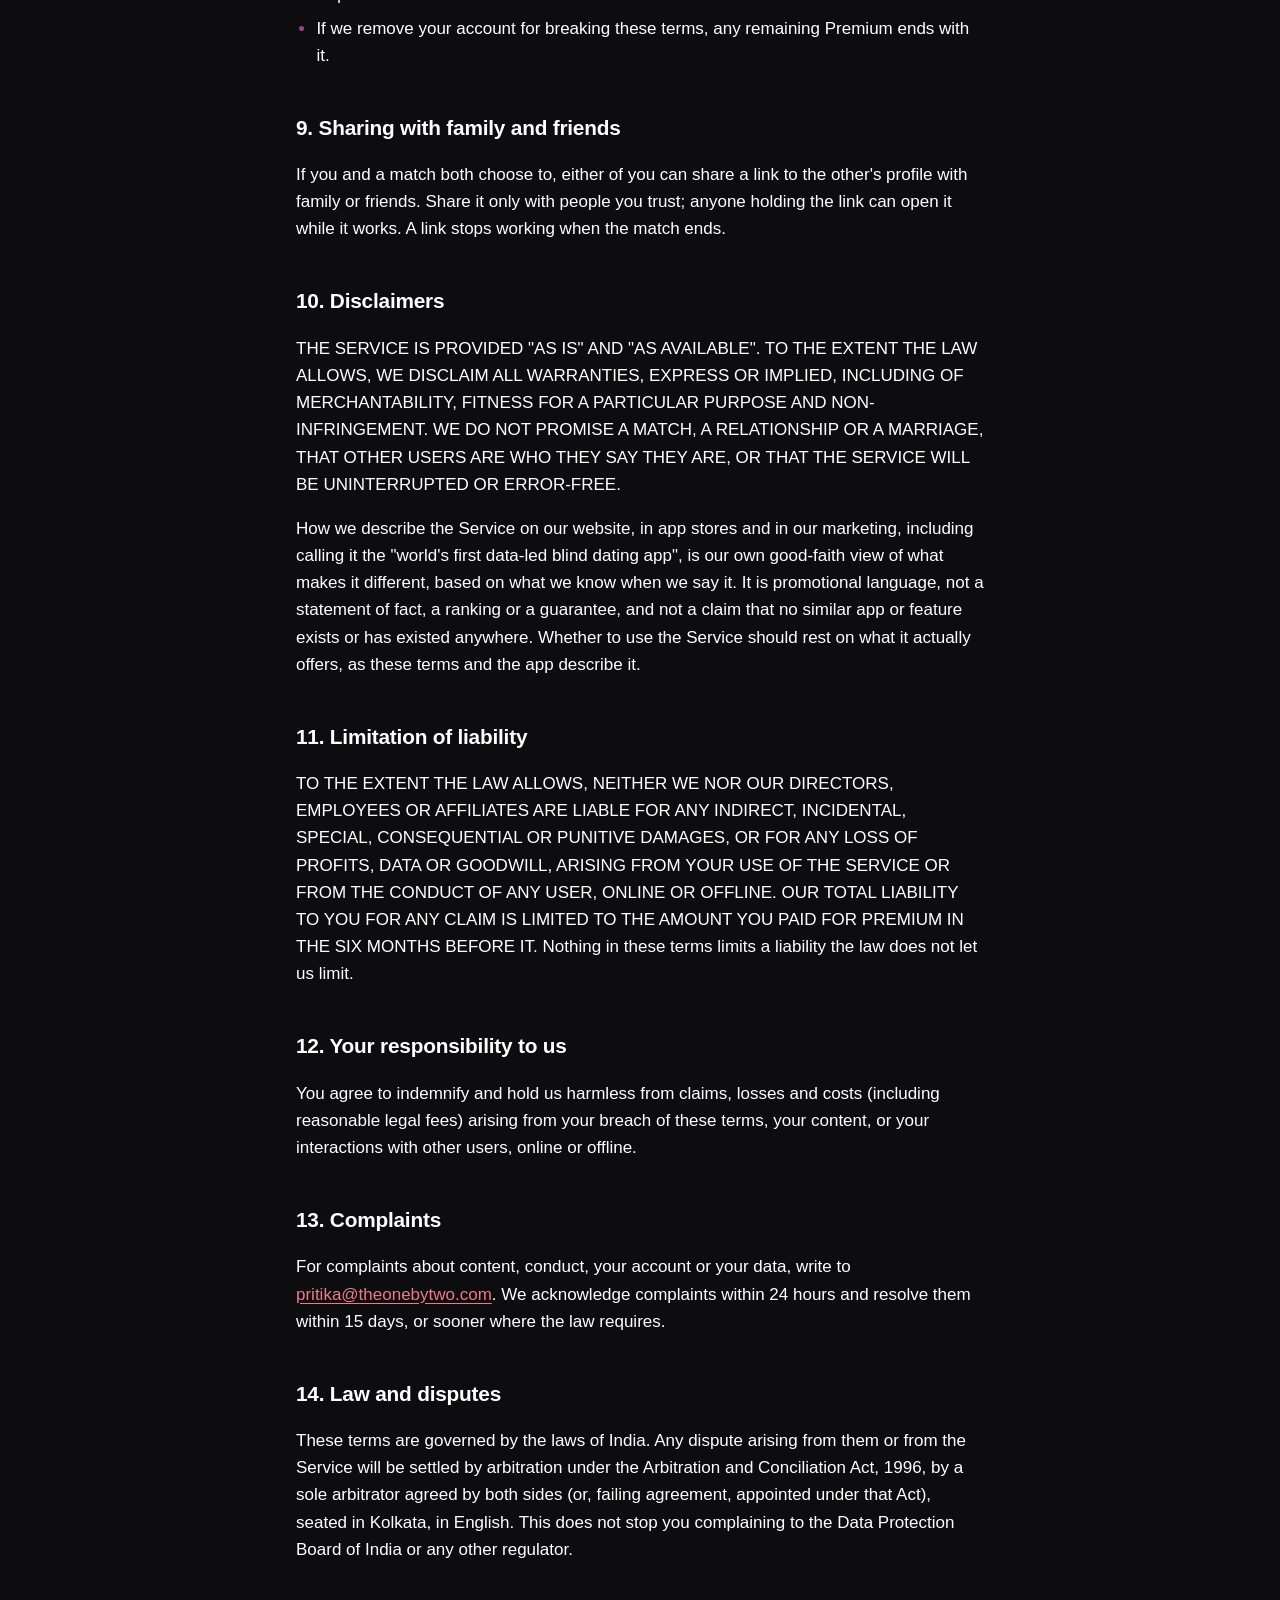
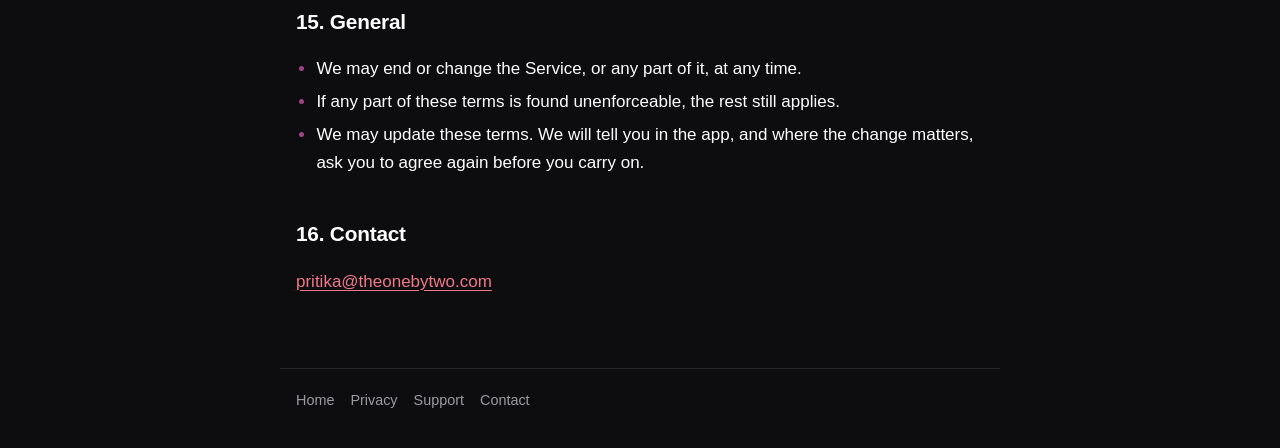
<file: terms.html>
<!doctype html>
<html lang="en">
<head>
<meta charset="utf-8">
<meta name="viewport" content="width=device-width, initial-scale=1">
<meta name="referrer" content="no-referrer">
<title>Terms of service · theonebytwo</title>
<link rel="stylesheet" href="/style.css">
<link rel="icon" href="/favicon.ico" sizes="any">
<link rel="apple-touch-icon" href="/apple-touch-icon.png">
</head>
<body>
<header><a href="/" class="brand"><img src="/logo.png" alt="" width="36" height="36">theonebytwo</a></header>
<main>
<h1>Terms of service</h1>
<p class="note">Version 1, last updated 28 November 2026.</p>

<p>These terms are an agreement between you and <strong>Buddytech India Private Limited</strong>
("we", "us"), which runs theonebytwo (the app, the website at theonebytwo.com, and the pages
people share from it, together "the Service"). By ticking the box on the app's first screen, or
by using the Service, you agree to these terms and to our
<a href="/privacy">Privacy Policy</a>. If you do not agree, do not use the Service.</p>

<h2>1. What theonebytwo is</h2>
<p>theonebytwo is a platform that helps adults looking for a life partner find and talk to each
other. We suggest people; we are not a marriage bureau, a matchmaker, a background-check service
or a party to any relationship, meeting or marriage between users.</p>

<h2>2. Who can use it</h2>
<p>By creating an account you confirm that:</p>
<ul>
  <li>you are 18 or over, and able to enter a binding contract;</li>
  <li>you are looking for a serious relationship or marriage for yourself, and are free to marry
  under the law that applies to you;</li>
  <li>you have not been convicted of a sexual offence or of violence against a person;</li>
  <li>we have not removed you from the Service before.</li>
</ul>

<h2>3. Your account</h2>
<ul>
  <li>One account per person, on your own phone number. Do not share your account or use someone
  else's.</li>
  <li>You are responsible for everything done through your account. Keep your phone and codes to
  yourself, and tell us at once if you think someone else has used it.</li>
  <li>You may delete your account at any time in Settings. Deleting is immediate and cannot be
  undone.</li>
</ul>

<h2>4. Your profile and what you post</h2>
<ul>
  <li>Your details must be true and your own. Your photos must be of you, and yours to share.</li>
  <li>Your LinkedIn link, and any other social link, must be your own profile.</li>
  <li>Do not put phone numbers, email addresses, links or social handles in your name, answers or
  other profile text.</li>
  <li>Only connect accounts and upload files that are your own. Do not upload someone else's
  viewing or listening history.</li>
  <li>You own what you post. You give us a worldwide, royalty-free, non-exclusive licence to store,
  copy, process and show it, only to run the Service as described in the Privacy Policy. The
  licence ends when you delete it or your account, except where we must keep something by law or
  for an open report.</li>
  <li>Insights on your profile are counted from the accounts you connected. We work to make them
  accurate but do not promise they are; choose which ones appear, and remove any you think is
  wrong.</li>
</ul>

<h2>5. How you treat people</h2>
<p>You agree not to:</p>
<ul>
  <li>harass, threaten, stalk, bully, intimidate or defame anyone;</li>
  <li>send sexual content, or any photo or video, to someone who has not asked for it;</li>
  <li>post or send hateful content, including about religion, caste, community, gender or sexual
  orientation;</li>
  <li>ask anyone for money, gifts, investments or financial details, or run any scam;</li>
  <li>pretend to be someone else, or misrepresent your age, marital status, work or intentions;</li>
  <li>sell, advertise or recruit for anything, including other apps or services;</li>
  <li>copy, screenshot, record, share or publish other people's profiles, photos or messages
  outside the Service;</li>
  <li>collect other people's details, or scrape, crawl or copy the Service by automated means;</li>
  <li>try to get around our safety checks, limits, blocks or suspensions, or interfere with the
  Service.</li>
</ul>
<p><strong>There is no tolerance on theonebytwo for objectionable content or abusive users.</strong>
Content that breaks these rules is removed, and the account behind it can be suspended or removed
for good (section 7).</p>

<h2>6. Safety</h2>
<ul>
  <li>Other than an optional DigiLocker check of name and age, we do not verify who people are,
  and we do not run criminal background checks. A verified tick means only that the first name
  and date of birth on that profile matched DigiLocker.</li>
  <li>You are responsible for your own interactions. Take care before sharing personal details or
  meeting anyone, meet in a public place first, and tell someone you trust where you are going.</li>
  <li>Report anyone who makes you uncomfortable. Reporting someone also blocks them.</li>
</ul>

<h2>7. Reports, moderation and removal</h2>
<p>We check photos and videos, on profiles and in chats, and messages, for content these terms
forbid, and our moderators review reports. <strong>We act on every report of objectionable content
or abusive behaviour within 24 hours</strong>, removing the content and, where it is warranted, the
account that posted it. We may remove content, pause a conversation, hide a profile, or
suspend or remove an account that breaks these terms or puts others at risk, with or without
notice, and may keep what is needed to deal with a report or as the law requires. If you think we
got it wrong, write to us (section 13).</p>

<h2>8. Premium</h2>
<ul>
  <li>Premium is optional. What it includes, and its prices, are shown in the app before you buy.
  Everything the Service is for works without it.</li>
  <li>Premium is bought through the Apple App Store on iPhone or Google Play on Android, and that
  store's terms apply to the payment. The 1, 3 and 12 month plans <strong>renew automatically</strong>
  at the same price unless you cancel at least 24 hours before the current period ends, in your
  Apple ID's Subscriptions or in Google Play's Payments and subscriptions. The 3 day
  pass is paid once and does not renew.</li>
  <li>Refunds are handled by Apple or Google under their policies. Deleting your account does not
  cancel a subscription; cancel it with the store first.</li>
  <li>We may change what Premium includes or its price. A price change never applies to a period
  you have already paid for, and the store asks for your agreement where its rules require.</li>
  <li>If we remove your account for breaking these terms, any remaining Premium ends with it.</li>
</ul>

<h2>9. Sharing with family and friends</h2>
<p>If you and a match both choose to, either of you can share a link to the other's profile with
family or friends. Share it only with people you trust; anyone holding the link can open it while
it works. A link stops working when the match ends.</p>

<h2>10. Disclaimers</h2>
<p>THE SERVICE IS PROVIDED "AS IS" AND "AS AVAILABLE". TO THE EXTENT THE LAW ALLOWS, WE DISCLAIM ALL
WARRANTIES, EXPRESS OR IMPLIED, INCLUDING OF MERCHANTABILITY, FITNESS FOR A PARTICULAR PURPOSE AND
NON-INFRINGEMENT. WE DO NOT PROMISE A MATCH, A RELATIONSHIP OR A MARRIAGE, THAT OTHER USERS ARE WHO
THEY SAY THEY ARE, OR THAT THE SERVICE WILL BE UNINTERRUPTED OR ERROR-FREE.</p>
<p>How we describe the Service on our website, in app stores and in our marketing, including
calling it the "world's first data-led blind dating app", is our own good-faith view of what makes it
different, based on what we know when we say it. It is promotional language, not a statement of
fact, a ranking or a guarantee, and not a claim that no similar app or feature exists or has
existed anywhere. Whether to use the Service should rest on what it actually offers, as these terms
and the app describe it.</p>

<h2>11. Limitation of liability</h2>
<p>TO THE EXTENT THE LAW ALLOWS, NEITHER WE NOR OUR DIRECTORS, EMPLOYEES OR AFFILIATES ARE LIABLE
FOR ANY INDIRECT, INCIDENTAL, SPECIAL, CONSEQUENTIAL OR PUNITIVE DAMAGES, OR FOR ANY LOSS OF
PROFITS, DATA OR GOODWILL, ARISING FROM YOUR USE OF THE SERVICE OR FROM THE CONDUCT OF ANY USER,
ONLINE OR OFFLINE. OUR TOTAL LIABILITY TO YOU FOR ANY CLAIM IS LIMITED TO THE AMOUNT YOU PAID FOR
PREMIUM IN THE SIX MONTHS BEFORE IT. Nothing in these terms limits a liability the law does not
let us limit.</p>

<h2>12. Your responsibility to us</h2>
<p>You agree to indemnify and hold us harmless from claims, losses and costs (including reasonable
legal fees) arising from your breach of these terms, your content, or your interactions with other
users, online or offline.</p>

<h2>13. Complaints</h2>
<p>For complaints about content, conduct, your account or your data, write to
<a href="mailto:pritika@theonebytwo.com">pritika@theonebytwo.com</a>. We
acknowledge complaints within 24 hours and resolve them within 15 days, or sooner where the law
requires.</p>

<h2>14. Law and disputes</h2>
<p>These terms are governed by the laws of India. Any dispute arising from them or from the
Service will be settled by arbitration under the Arbitration and Conciliation Act, 1996, by a
sole arbitrator agreed by both sides (or, failing agreement, appointed under that Act), seated in
Kolkata, in English. This does not stop you
complaining to the Data Protection Board of India or any other regulator.</p>

<h2>15. General</h2>
<ul>
  <li>We may end or change the Service, or any part of it, at any time.</li>
  <li>If any part of these terms is found unenforceable, the rest still applies.</li>
  <li>We may update these terms. We will tell you in the app, and where the change matters, ask
  you to agree again before you carry on.</li>
</ul>

<h2>16. Contact</h2>
<p><a href="mailto:pritika@theonebytwo.com">pritika@theonebytwo.com</a></p>
</main>
<footer>
  <a href="/">Home</a><a href="/privacy">Privacy</a><a href="/support">Support</a><a href="mailto:pritika@theonebytwo.com">Contact</a>
</footer>
</body>
</html>
</file>
<file: home.css>
/* theonebytwo.com homepage, adapted from the App Store preview screens.
   Display type is Bebas Neue; everything inside a phone is sized in cqw of
   that phone's screen, so one mock-up scales from mobile to desktop.
   The privacy, terms and support pages keep using style.css. */

:root {
  --hl: #af4687;
  --plum: #9b4487;
  --pink: #ef798a;
  --green: #30d158;
  --font: -apple-system, BlinkMacSystemFont, "SF Pro Text", "Segoe UI", "Google Sans", Roboto,
    "Helvetica Neue", Arial, sans-serif;
  --display: "Bebas Neue", Impact, "Arial Narrow", sans-serif;
}

* { box-sizing: border-box; }
html { -webkit-text-size-adjust: 100%; scroll-behavior: smooth; }
body { margin: 0; background: #101011; color: #fff; font: 17px/1.5 var(--font); -webkit-font-smoothing: antialiased; }
img { display: block; max-width: 100%; }
a:focus-visible { outline: 2px solid var(--pink); outline-offset: 3px; border-radius: 6px; }

.ico { width: 1em; height: 1em; flex: none; fill: none; stroke: currentColor; stroke-width: 2; stroke-linecap: round; stroke-linejoin: round; }
.icf { width: 1em; height: 1em; flex: none; fill: currentColor; }

.wrap { max-width: 1200px; margin: 0 auto; padding: 0 20px; }

.dark { background: #101011; color: #fff; --sub: #8e8e99; }
.black { background: #000; color: #fff; --sub: #8e8e99; }
.light { background: #e7e7e7; color: #0e0e10; --sub: #5d5d6b; }

/* ---------- Nav and buttons ---------- */

.nav {
  position: sticky;
  top: 0;
  z-index: 30;
  background: rgba(16, 16, 17, 0.78);
  -webkit-backdrop-filter: saturate(160%) blur(16px);
  backdrop-filter: saturate(160%) blur(16px);
  border-bottom: 1px solid rgba(255, 255, 255, 0.08);
}
.nav .wrap { display: flex; align-items: center; justify-content: space-between; height: 64px; }
.brand { display: inline-flex; align-items: center; gap: 10px; color: #fff; font-weight: 700; font-size: 17px; letter-spacing: -0.01em; text-decoration: none; }
.brand img { border-radius: 9px; }

.btn {
  display: inline-flex;
  align-items: center;
  justify-content: center;
  min-height: 52px;
  padding: 0 26px;
  border-radius: 999px;
  background: var(--plum);
  color: #fff;
  font-weight: 650;
  font-size: 16px;
  text-decoration: none;
  box-shadow: 0 10px 30px rgba(155, 68, 135, 0.4);
  transition: transform 0.2s ease, background 0.2s ease;
}
.btn:hover { transform: translateY(-2px); background: #ad4f98; }
.btn-sm { min-height: 40px; padding: 0 18px; font-size: 14px; box-shadow: none; }
.btn-ghost { background: rgba(255, 255, 255, 0.06); box-shadow: inset 0 0 0 1px rgba(255, 255, 255, 0.18); }
.btn-ghost:hover { background: rgba(255, 255, 255, 0.12); }
.cta-row { display: flex; flex-wrap: wrap; gap: 12px; margin-top: 28px; }
/* The hero's buttons, under the tagline: side by side even on a small phone. */
.hero-cta { flex-wrap: nowrap; gap: 10px; margin-top: 24px; }
.hero-cta .btn { flex: 1 1 0; min-width: 0; padding: 0 12px; font-size: clamp(14px, 3.9vw, 16px); white-space: nowrap; }

/* ---------- Type ---------- */

.display {
  margin: 0 0 18px;
  font-family: var(--display);
  font-weight: 400;
  font-size: clamp(54px, 15vw, 96px);
  line-height: 0.94;
  letter-spacing: 0.004em;
  text-transform: uppercase;
  text-wrap: balance;
}
.display small { display: inline-block; margin: 0.1em 0 0 0.15em; font-size: 0.36em; line-height: 1; vertical-align: top; }
.sub { margin: 0; max-width: 32ch; color: var(--sub); font-size: clamp(18px, 4.8vw, 23px); line-height: 1.35; font-weight: 500; letter-spacing: -0.012em; }
.plum { color: var(--plum); font-weight: 650; }

/* The plum highlight sweeps in behind the words, like a marker. */
/* One box per highlight: it never wraps, and takes its own line height, so a
   highlighted line can't overlap the line above or below it. */
mark {
  display: inline-block;
  color: #f2f2f2;
  background: linear-gradient(var(--hl), var(--hl)) no-repeat 0 0 / 100% 100%;
  padding: 0.07em 0.12em 0.01em;
  margin: 0.03em 0.02em;
  border-radius: 0.08em;
  line-height: 0.92;
  white-space: nowrap;
  transition: background-size 0.8s cubic-bezier(0.7, 0, 0.2, 1) 0.45s, color 0.25s ease 0.75s;
}
.js [data-reveal]:not(.in) mark { background-size: 0% 100%; color: inherit; }

/* A glass tab, as on iOS: frosted, with a bright edge catching light along the top. */
.eyebrow {
  position: relative;
  display: inline-flex;
  align-items: center;
  gap: 9px;
  margin: 0 0 24px;
  padding: 8px 16px 8px 13px;
  border-radius: 999px;
  background: linear-gradient(180deg, rgba(255, 255, 255, 0.14), rgba(255, 255, 255, 0.05));
  -webkit-backdrop-filter: blur(20px) saturate(180%);
  backdrop-filter: blur(20px) saturate(180%);
  box-shadow:
    inset 0 1px 0 rgba(255, 255, 255, 0.35),
    inset 0 0 0 1px rgba(255, 255, 255, 0.14),
    0 8px 24px rgba(0, 0, 0, 0.35);
  color: rgba(255, 255, 255, 0.92);
  font-size: clamp(12.5px, 3.4vw, 14px);
  font-weight: 500;
  letter-spacing: 0.005em;
  white-space: nowrap;
}
.eyebrow .dot { width: 7px; height: 7px; border-radius: 50%; background: #fff; box-shadow: 0 0 8px rgba(255, 255, 255, 0.8); animation: glint 2.4s ease-in-out infinite; }
.tagline { margin: 0 0 14px; font-family: var(--display); font-weight: 400; font-size: clamp(40px, 11vw, 56px); line-height: 0.98; letter-spacing: 0.005em; text-transform: uppercase; text-wrap: balance; }
.tagline-sub { margin: 0; color: var(--sub); font-size: clamp(20px, 5.4vw, 26px); font-weight: 400; line-height: 1.3; letter-spacing: -0.01em; }
.hero-art .sub { margin-top: 28px; }

/* Who it is for: one sentence, a fold to itself. Regular weight, so it reads
   rather than shouts; only the name carries colour. */
.intro { display: flex; align-items: center; min-height: 70vh; padding: 96px 0; }
.intro-text { max-width: 26ch; margin: 0 auto; font-size: clamp(26px, 7vw, 46px); font-weight: 400; line-height: 1.28; letter-spacing: -0.02em; text-align: center; text-wrap: balance; }
.intro-text b { color: var(--pink); font-weight: 600; }

/* ---------- Reveal on scroll ---------- */

.rv { transition: opacity 0.8s ease var(--rd, 0s), translate 0.9s cubic-bezier(0.2, 0.75, 0.2, 1) var(--rd, 0s); }
.js [data-reveal]:not(.in) .rv { opacity: 0; translate: 0 26px; }

/* ---------- Sections ---------- */

.hero { position: relative; overflow: hidden; padding: 36px 0 48px; }
.hero::before {
  content: "";
  position: absolute;
  top: -200px;
  right: -260px;
  width: 820px;
  height: 820px;
  background: radial-gradient(closest-side, rgba(155, 68, 135, 0.32), rgba(155, 68, 135, 0) 70%);
  pointer-events: none;
}
.hero .grid { position: relative; }
.hero .sub { max-width: 36ch; }

.feature { position: relative; overflow: hidden; padding-top: 64px; }
.grid { display: grid; grid-template-columns: minmax(0, 1fr); gap: 36px; }

.visual {
  --pw: min(80vw, 330px);
  position: relative;
  display: flex;
  justify-content: center;
  align-items: flex-start;
  margin-inline: -20px;
  padding-top: 12px;
}
.visual.crop { height: calc(var(--pw) * var(--show, 1.72)); overflow-x: visible; overflow-y: clip; }
/* The phone runs off the top here, so it fades in rather than starting on a hard cut. */
.visual.crop-top {
  height: calc(var(--pw) * 1.85);
  overflow-x: visible;
  overflow-y: clip;
  align-items: flex-end;
  padding-top: 0;
  -webkit-mask-image: linear-gradient(to bottom, transparent, #000 13%);
  mask-image: linear-gradient(to bottom, transparent, #000 13%);
}

.strip-progress { display: none; }

.safety { padding-top: 32px; padding-bottom: 72px; }
.safety .visual { order: -1; }
.safety .copy { text-align: center; }
.safety .sub { margin-inline: auto; }

/* ---------- Phone ---------- */

.phone {
  position: relative;
  flex: none;
  width: var(--pw);
  aspect-ratio: 390 / 844;
  padding: calc(var(--pw) * 0.03);
  border-radius: calc(var(--pw) * 0.165);
  background: linear-gradient(155deg, #2e2e31, #151517 60%);
  box-shadow: inset 0 0 0 1px rgba(255, 255, 255, 0.07), 0 50px 90px rgba(0, 0, 0, 0.45);
  rotate: var(--tilt, 0deg);
}
.light .phone { box-shadow: inset 0 0 0 1px rgba(255, 255, 255, 0.07), 0 40px 80px rgba(0, 0, 0, 0.28); }
.screen {
  position: relative;
  height: 100%;
  overflow: hidden;
  border-radius: calc(var(--pw) * 0.135);
  background: #000;
  color: #fff;
  line-height: 1.3;
  container-type: inline-size;
}
.overlay { position: absolute; inset: calc(var(--pw) * 0.03); container-type: inline-size; pointer-events: none; }
.shot { width: 100%; height: 100%; object-fit: cover; object-position: top; }
.screen p { margin: 0; }

.status { display: flex; align-items: center; justify-content: space-between; height: 13cqw; padding: 3cqw 7.5cqw 0 9.5cqw; font-size: 4.3cqw; font-weight: 600; }
.status .sb { width: 17cqw; height: 3cqw; }

.app-btn { display: block; padding: 4.2cqw; border-radius: 99px; background: var(--plum); text-align: center; font-size: 4.5cqw; font-weight: 600; box-shadow: 0 0 9cqw rgba(155, 68, 135, 0.45); }
.app-btn-dark { background: #1c1c1e; color: var(--pink); box-shadow: inset 0 0 0 1px #2c2c2e; }

/* ---------- Tiles, pills and floating bits ---------- */

.tile {
  position: relative;
  aspect-ratio: var(--ar, 1);
  overflow: hidden;
  border-radius: clamp(14px, 4vw, 26px);
  border: 1px solid rgba(255, 255, 255, 0.1);
  background: var(--bg, #222);
  color: #fff;
  box-shadow: 0 18px 40px rgba(0, 0, 0, 0.35);
  container-type: inline-size;
}
.tile img { position: absolute; inset: 0; width: 100%; height: 100%; object-fit: cover; }
.tile.photo::after { content: ""; position: absolute; inset: 0; background: linear-gradient(to top, rgba(0, 0, 0, 0.72), rgba(0, 0, 0, 0) 60%); }
.ti { position: absolute; top: 6cqw; left: 6cqw; z-index: 1; display: grid; place-items: center; width: 12cqw; height: 12cqw; border-radius: 50%; background: rgba(0, 0, 0, 0.3); }
.ti svg { width: 6.5cqw; height: 6.5cqw; }
.ti-r { left: auto; right: 6cqw; }
.tt { position: absolute; left: 7cqw; right: 7cqw; bottom: 6.5cqw; z-index: 1; }
.tt b { display: block; font-size: var(--big, 16cqw); font-weight: 700; letter-spacing: -0.045em; line-height: 1; }
.tt span { display: block; margin-top: 2.4cqw; font-size: max(5.2cqw, 9px); line-height: 1.3; opacity: 0.92; }
/* The Kasoor art has its title printed at the bottom; keep that part out of frame. */
img.kasoor-img { height: 118%; object-position: top; }

.pill {
  display: inline-flex;
  align-items: center;
  gap: 0.5em;
  padding: 0.6em 1em;
  border-radius: 999px;
  background: #262628;
  color: #f2f2f2;
  font-size: clamp(14px, 3.8vw, 18px);
  font-weight: 500;
  white-space: nowrap;
  box-shadow: 0 10px 24px rgba(0, 0, 0, 0.3);
}
.bub {
  margin: 0;
  padding: 0.8em 1.1em;
  border-radius: 1.1em;
  border: 1px solid rgba(255, 255, 255, 0.08);
  background: #1f1f22;
  font-size: clamp(15px, 4.2vw, 22px);
  line-height: 1.35;
  box-shadow: 0 16px 36px rgba(0, 0, 0, 0.35);
}

/* Floaters drop in, then drift; on desktop they lean away from the pointer. */
.fl {
  position: absolute;
  left: var(--x);
  top: var(--y);
  width: var(--w, auto);
  translate: calc(var(--px, 0) * var(--z, 1) * -30px) calc(var(--py, 0) * var(--z, 1) * -30px);
  transition: translate 0.6s cubic-bezier(0.2, 0.8, 0.2, 1);
}
.fl-in { display: block; rotate: var(--r, 0deg); }
.js [data-reveal]:not(.in) .fl-in { opacity: 0; }
.in .fl-in {
  animation:
    fl-in 0.9s cubic-bezier(0.2, 0.9, 0.3, 1.15) calc(0.15s + var(--i) * 0.08s) both,
    drift calc(4.5s + var(--i) * 0.35s) ease-in-out calc(1.1s + var(--i) * 0.08s) infinite alternate;
}
a.fl { color: inherit; text-decoration: none; }
a.fl .pill { transition: background 0.2s ease; }
a.fl:hover .pill { background: #343437; }

.collage { position: relative; width: 100%; aspect-ratio: 924 / 1480; margin-top: 12px; }

/* ---------- From apps you use ---------- */

.phone-wrap { position: relative; isolation: isolate; }
.peek {
  position: absolute;
  left: -30%;
  top: var(--pt);
  z-index: -1;
  width: 44%;
  rotate: -4deg;
  transition: translate 0.9s cubic-bezier(0.2, 0.8, 0.2, 1) calc(0.6s + var(--i) * 0.15s);
}
.js [data-reveal]:not(.in) .peek { translate: 50% 0; }

.a-strength { margin: 1cqw 4.5cqw 6cqw; padding: 4.5cqw 5cqw; border-radius: 5cqw; background: #1c1c1e; }
.a-top { display: flex; justify-content: space-between; align-items: baseline; }
.a-top b { font-size: 4.6cqw; }
.a-strong { color: var(--green); font-size: 4cqw; font-weight: 600; transition: opacity 0.4s ease 1.6s; }
.js [data-reveal]:not(.in) .a-strong { opacity: 0; }
.a-bars { display: grid; grid-template-columns: repeat(6, 1fr); gap: 2cqw; margin: 4cqw 0 3cqw; }
.a-bars i { position: relative; height: 1.5cqw; overflow: hidden; border-radius: 99px; background: #3a3a3c; }
.a-bars i::after { content: ""; position: absolute; inset: 0; background: var(--plum); transform-origin: left; transition: scale 0.35s ease-out 0.6s; }
.a-bars i:nth-child(2)::after { transition-delay: 0.75s; }
.a-bars i:nth-child(3)::after { transition-delay: 0.9s; }
.a-bars i:nth-child(4)::after { transition-delay: 1.05s; }
.a-bars i:nth-child(5)::after { transition-delay: 1.2s; }
.a-bars i:nth-child(6)::after { transition-delay: 1.35s; }
.js [data-reveal]:not(.in) .a-bars i::after { scale: 0 1; }
.a-strength p { font-size: 3.5cqw; color: #8e8e93; }
.a-label { margin: 0 6cqw 2cqw !important; font-size: 3.9cqw; color: #98989f; }
.a-card { margin: 0 4.5cqw 5.5cqw; overflow: hidden; border-radius: 5cqw; background: #1c1c1e; }
.a-item { display: flex; align-items: center; gap: 3.5cqw; padding: 3.6cqw 4.5cqw; }
.a-item + .a-item { border-top: 1px solid #2c2c2e; }
.a-item b { display: block; font-size: 4.4cqw; font-weight: 500; }
.a-item small { display: block; margin-top: 0.5cqw; font-size: 3.4cqw; color: var(--green); }
.a-item small.muted { color: #8e8e93; }
.a-ico { flex: none; display: grid; place-items: center; width: 9.5cqw; height: 9.5cqw; border-radius: 2.6cqw; }
.a-ico svg { width: 6cqw; height: 6cqw; }
.a-plus { background: #2c2c2e; color: var(--pink); }
.a-add b { color: var(--pink); }
.a-check { flex: none; display: grid; place-items: center; width: 6.5cqw; height: 6.5cqw; margin-left: auto; border-radius: 50%; background: var(--green); color: #000; }
.a-check svg { width: 4.2cqw; height: 4.2cqw; stroke-width: 3; }
.a-chev { width: 4.5cqw; height: 4.5cqw; margin-left: auto; color: #8e8e93; }
.js [data-reveal]:not(.in) .a-check { scale: 0; }
.in .a-check { animation: pop 0.5s cubic-bezier(0.3, 1.6, 0.5, 1) calc(1s + var(--i) * 0.25s) both; }
.a-chips { display: flex; flex-wrap: wrap; gap: 2cqw; padding: 3.5cqw 4.5cqw 4.5cqw; border-top: 1px solid #2c2c2e; }
.a-chips span { padding: 1.8cqw 3cqw; border-radius: 99px; background: #2c2c2e; color: #d1d1d6; font-size: 3.3cqw; }
.a-chips em { margin-left: 1.4cqw; color: #8e8e93; font-style: normal; }
.js [data-reveal]:not(.in) .a-chips span { scale: 0; }
.in .a-chips span { animation: pop 0.45s cubic-bezier(0.3, 1.6, 0.5, 1) calc(1.8s + var(--i) * 0.1s) both; }
.a-cta { position: absolute; left: 0; right: 0; bottom: 0; padding: 10cqw 4.5cqw 6cqw; background: linear-gradient(rgba(0, 0, 0, 0), #000 35%); }
.a-later { display: block; margin-top: 3cqw; text-align: center; color: #98989f; font-size: 3.8cqw; }

/* ---------- Verified profiles ---------- */

.s-nav { display: flex; align-items: center; justify-content: space-between; padding: 2cqw 6cqw 4cqw; color: var(--pink); font-size: 4.8cqw; }
.s-nav span { display: flex; align-items: center; gap: 1cqw; }
.s-nav svg { width: 6cqw; height: 6cqw; }
.s-nav .s-nav-r { gap: 5cqw; }
.p-head { display: flex; align-items: center; gap: 5cqw; padding: 0 6cqw 5cqw; }
.p-avatar { width: 22cqw; height: 22cqw; border-radius: 50%; object-fit: cover; }
.p-name { display: flex; align-items: center; gap: 1.6cqw; font-size: 7.4cqw; font-weight: 700; letter-spacing: -0.035em; }
.badge { width: 5.6cqw; height: 5.6cqw; color: #5865f2; }
.in .p-name .badge { animation: pop 0.6s cubic-bezier(0.3, 1.6, 0.5, 1) 0.9s both; }
.p-pron { margin-top: 1cqw; color: #8e8e93; font-size: 4.4cqw; }
.marquee { overflow: hidden; margin-bottom: 4cqw; -webkit-mask-image: linear-gradient(90deg, transparent, #000 6%, #000 94%, transparent); mask-image: linear-gradient(90deg, transparent, #000 6%, #000 94%, transparent); }
.marquee-track { display: flex; gap: 2.4cqw; width: max-content; padding-right: 2.4cqw; }
.in .marquee-track { animation: marquee 16s linear infinite; }
.chip-s { display: inline-flex; align-items: center; gap: 2cqw; padding: 2.6cqw 4cqw; border-radius: 99px; background: #1c1c1e; font-size: 4.2cqw; white-space: nowrap; }
.chip-s svg { width: 4.4cqw; height: 4.4cqw; }
.p-tiles { display: grid; gap: 3cqw; padding: 0 5cqw; }
.ptile { position: relative; overflow: hidden; border-radius: 6cqw; transition: opacity 0.6s ease, translate 0.7s cubic-bezier(0.2, 0.8, 0.2, 1); transition-delay: calc(0.5s + var(--i) * 0.15s); }
.js [data-reveal]:not(.in) .ptile { opacity: 0; translate: 0 8cqw; }
.p-biryani { aspect-ratio: 680 / 322; }
.p-kasoor { aspect-ratio: 680 / 640; }
.ptile img { position: absolute; inset: 0; width: 100%; height: 100%; object-fit: cover; }
.ptile::after { content: ""; position: absolute; inset: 0; background: linear-gradient(to top, rgba(0, 0, 0, 0.6), rgba(0, 0, 0, 0) 55%); }
.ctrl { position: absolute; top: 3.5cqw; right: 3.5cqw; z-index: 1; display: grid; place-items: center; width: 8.5cqw; height: 8.5cqw; border-radius: 50%; background: rgba(0, 0, 0, 0.8); }
.ctrl svg { width: 4.4cqw; height: 4.4cqw; }
.ctrl-2 { right: 14cqw; }
.t-txt { position: absolute; left: 5cqw; right: 5cqw; bottom: 4.5cqw; z-index: 1; }
.t-txt b { display: block; font-size: 11cqw; font-weight: 700; letter-spacing: -0.045em; line-height: 1; }
.t-txt > span { display: block; margin-top: 1.5cqw; font-size: 3.6cqw; opacity: 0.92; }
.t-txt .wave { display: flex; align-items: center; gap: 0.9cqw; height: 6cqw; margin-top: 3cqw; }
.wave i { width: 0.8cqw; height: 35%; border-radius: 1px; background: rgba(255, 255, 255, 0.75); }
.in .wave i { animation: eq 0.9s ease-in-out infinite alternate; }
.wave i:nth-child(2n) { animation-delay: -0.3s; }
.wave i:nth-child(3n) { animation-delay: -0.55s; }
.wave i:nth-child(5n) { animation-delay: -0.15s; }
.wave i:nth-child(7n) { animation-delay: -0.7s; }

/* ---------- Blind dating ---------- */

.who {
  position: absolute;
  left: var(--wx);
  top: var(--wy);
  padding: 2.6cqw 4.6cqw;
  border-radius: 99px;
  background: rgba(44, 44, 48, 0.72);
  -webkit-backdrop-filter: blur(10px);
  backdrop-filter: blur(10px);
  color: #fff;
  font-size: 5.2cqw;
  font-weight: 500;
  white-space: nowrap;
  box-shadow: 0 8px 20px rgba(0, 0, 0, 0.25);
  transition: scale 0.35s cubic-bezier(0.3, 1.4, 0.5, 1), opacity 0.3s ease;
}
.js [data-reveal]:not(.in) .who { scale: 0; }
.in .who { animation: bob 3s ease-in-out calc(var(--i) * -1s) infinite alternate; }
.shuffling .who { scale: 0.4; opacity: 0; }
/* Blind mode, as the app draws it (sizes from the 393 pt screen, in cqw): the
   lattice is two columns of 174 pt cells, 12 pt apart, under a strip of glass
   category chips, with a glass tab bar and the shuffle button over it. */
.scr-blind {
  --cell: 44.4cqw;
  --gap: 3.05cqw;
  --step: calc(var(--cell) + var(--gap));
  --bw: calc(5 * var(--step));
  --bh: calc(8 * var(--step));
}
.bl-plane {
  position: absolute;
  left: calc(4.07cqw - 2 * var(--step) + 5.1cqw);
  top: 30cqw;
  width: calc(2 * var(--bw));
  height: calc(2 * var(--bh));
}
.bl-block { position: absolute; left: 0; top: 0; width: var(--bw); height: var(--bh); }
.bl-block:nth-child(2) { left: var(--bw); }
.bl-block:nth-child(3) { top: var(--bh); }
.bl-block:nth-child(4) { left: var(--bw); top: var(--bh); }
/* The drift: one block across and one down, then the same picture again. */
.in .bl-plane.looping { animation: bl-drift 70s linear infinite; }
@keyframes bl-drift { to { translate: calc(-1 * var(--bw)) calc(-1 * var(--bh)); } }

.bs {
  position: absolute;
  left: calc(var(--c) * var(--step));
  top: calc(var(--r) * var(--step));
  display: flex;
  flex-direction: column;
  justify-content: flex-end;
  width: var(--cell);
  height: var(--cell);
  padding: 3.56cqw;
  overflow: hidden;
  border-radius: 5.1cqw;
  border: 1px solid rgba(255, 255, 255, 0.14);
  background: linear-gradient(160deg, var(--g));
  box-shadow: 0 2cqw 6cqw rgba(0, 0, 0, 0.7);
}
.bs.w { width: calc(2 * var(--cell) + var(--gap)); }
.bs.t { height: calc(2 * var(--cell) + var(--gap)); }
.bs::before { content: ""; position: absolute; inset: 0; background: linear-gradient(180deg, rgba(0, 0, 0, 0) 42%, rgba(0, 0, 0, 0.28)); }
.bs > * { position: relative; }
.bs .bb { position: absolute; top: 2.5cqw; left: 2.5cqw; display: grid; place-items: center; width: 7.1cqw; height: 7.1cqw; border-radius: 50%; background: rgba(0, 0, 0, 0.28); font-size: 3.4cqw; }
.bs b { font-size: 8.1cqw; font-weight: 700; line-height: 1.02; letter-spacing: -0.28cqw; }
.bs.w b { font-size: 9.7cqw; }
.bs span:not(.bb) { margin-top: 1.5cqw; color: rgba(255, 255, 255, 0.82); font-size: 3.44cqw; line-height: 1.32; }
.bs.q em { color: rgba(255, 255, 255, 0.66); font-size: 2.8cqw; font-style: normal; font-weight: 700; letter-spacing: 0.18cqw; line-height: 1.3; text-transform: uppercase; }
.bs.q b { margin-top: 1.3cqw; font-size: 4.33cqw; font-weight: 600; line-height: 1.3; letter-spacing: -0.05cqw; }

.bl-fade { position: absolute; left: 0; right: 0; pointer-events: none; }
.bl-fade-top { top: 0; height: 35cqw; background: linear-gradient(#000 40%, rgba(0, 0, 0, 0)); }
.bl-fade-bottom { bottom: 0; height: 46cqw; background: linear-gradient(0deg, #000 40%, rgba(0, 0, 0, 0)); }
.scr-blind .status { position: relative; }
.bl-chips { position: absolute; left: 0; right: 0; top: 13.7cqw; display: flex; gap: 2cqw; padding: 2.5cqw 4.07cqw; overflow: hidden; }
.bl-chips span {
  flex: none;
  display: flex;
  align-items: center;
  height: 9.2cqw;
  padding: 0 3.56cqw;
  border-radius: 99px;
  border: 1px solid rgba(255, 255, 255, 0.14);
  background: rgba(28, 28, 30, 0.76);
  -webkit-backdrop-filter: blur(20px);
  backdrop-filter: blur(20px);
  font-size: 3.69cqw;
  font-weight: 500;
  white-space: nowrap;
}
.bl-chips .on { border-color: transparent; background: var(--plum); font-weight: 600; }
.shuf {
  position: absolute;
  right: 4.07cqw;
  bottom: 31cqw;
  display: grid;
  place-items: center;
  width: 12.7cqw;
  height: 12.7cqw;
  border-radius: 50%;
  border: 1px solid rgba(255, 255, 255, 0.14);
  background: rgba(28, 28, 30, 0.76);
  -webkit-backdrop-filter: blur(20px);
  backdrop-filter: blur(20px);
  color: var(--pink);
  transition: rotate 0.5s cubic-bezier(0.3, 1.4, 0.5, 1);
}
.shuf svg { width: 5.6cqw; height: 5.6cqw; }
.bl-tabs {
  position: absolute;
  left: 6.1cqw;
  right: 6.1cqw;
  bottom: 8.65cqw;
  display: grid;
  grid-template-columns: repeat(3, 1fr);
  height: 16.3cqw;
  padding: 1.5cqw;
  border-radius: 8.15cqw;
  border: 1px solid rgba(255, 255, 255, 0.14);
  background: rgba(28, 28, 30, 0.66);
  -webkit-backdrop-filter: blur(24px) saturate(1.4);
  backdrop-filter: blur(24px) saturate(1.4);
}
.bl-tabs span { display: grid; justify-items: center; align-content: center; gap: 1cqw; border-radius: 6.6cqw; color: rgba(235, 235, 245, 0.55); font-size: 2.67cqw; font-weight: 600; }
.bl-tabs svg { width: 6.36cqw; height: 6.36cqw; }
.bl-tabs .on { background: rgba(255, 255, 255, 0.07); color: var(--pink); }
.bl-home { position: absolute; left: 50%; bottom: 2cqw; width: 35.6cqw; height: 1.27cqw; margin-left: -17.8cqw; border-radius: 99px; background: #fff; }

/* ---------- Swipe right ---------- */

.sw-tile, .sw-action { position: absolute; left: 51.4%; top: 46%; width: 45.9%; height: 19.7%; border-radius: 4.6cqw; }
.sw-tile { z-index: 2; background: url(/img/tile-flights.jpg) center / cover; }
.sw-action { z-index: 1; display: flex; align-items: center; justify-content: flex-end; padding-right: 9cqw; background: var(--hl); color: #fff; }
.sw-action svg { width: 8cqw; height: 8cqw; }
.sw-finger { position: absolute; left: 60%; top: 57%; z-index: 3; width: 9cqw; height: 9cqw; border-radius: 50%; background: rgba(255, 255, 255, 0.55); box-shadow: 0 0 0 2cqw rgba(255, 255, 255, 0.18); opacity: 0; }
.in .sw-action { animation: sw-action 4.8s ease-in-out 1s infinite; }
.in .sw-action svg { animation: sw-icon 4.8s ease-in-out 1s infinite; }
.in .sw-tile { animation: sw-tile 4.8s ease-in-out 1s infinite; }
.in .sw-finger { animation: sw-finger 4.8s ease-in-out 1s infinite; }

/* ---------- Match and chat ---------- */

.c-head { display: flex; align-items: center; gap: 2.6cqw; padding: 1cqw 5cqw 3.5cqw; border-bottom: 1px solid #1f1f22; font-size: 4.5cqw; }
.c-head img { width: 10cqw; height: 10cqw; border-radius: 50%; object-fit: cover; }
.c-head > .ico { width: 6cqw; height: 6cqw; }
.c-head .badge { width: 5cqw; height: 5cqw; }
.c-pink { color: var(--pink); }
.c-icons { display: flex; gap: 4cqw; margin-left: auto; color: #8e8e93; }
.c-icons svg { width: 5.4cqw; height: 5.4cqw; }
.c-notice { display: flex; gap: 3cqw; margin: 4cqw 5cqw; padding: 3.5cqw 4cqw; border-radius: 4cqw; background: #1c1c1e; color: #a1a1a6; font-size: 3.3cqw; line-height: 1.4; }
.c-notice svg { width: 6cqw; height: 6cqw; }
.c-day { text-align: center; color: #8e8e93; font-size: 3.4cqw; }
.c-compose { position: absolute; left: 0; right: 0; bottom: 0; display: flex; align-items: center; gap: 3cqw; padding: 3cqw 5cqw 9cqw; border-top: 1px solid #1f1f22; }
.c-compose span { flex: 1; padding: 3cqw 4.5cqw; border-radius: 99px; background: #1c1c1e; color: #6e6e73; font-size: 4.2cqw; }
.c-compose svg { width: 6.5cqw; height: 6.5cqw; }

.bubbles { position: absolute; left: 0; right: 0; top: 66cqw; display: flex; flex-direction: column; gap: 3cqw; }
.b { margin: 0; padding: 3.8cqw 5cqw; border-radius: 7cqw; color: #fff; font-size: 4.5cqw; line-height: 1.35; box-shadow: 0 12px 30px rgba(0, 0, 0, 0.35); }
.b-in { align-self: flex-start; max-width: 90cqw; margin-left: -9cqw; border-bottom-left-radius: 2cqw; background: #1f1f22; transform-origin: left bottom; }
.b-out { align-self: flex-end; max-width: 88cqw; margin-right: -12cqw; border-bottom-right-radius: 2cqw; background: var(--plum); transform-origin: right bottom; }
.b-read { align-self: flex-end; margin: -1.5cqw 4cqw 0 0; color: #8e8e93; font-size: 3.2cqw; }
.js [data-reveal]:not(.in) .b, .js [data-reveal]:not(.in) .b-read { opacity: 0; }
.in .b { animation: bub 0.5s cubic-bezier(0.3, 1.5, 0.5, 1) calc(0.6s + var(--i) * 0.9s) both; }
.in .b-read { animation: fade 0.4s ease 4s both; }

/* ---------- Know what's in common ---------- */

.duo { --pw0: var(--pw); position: relative; flex: none; width: calc(var(--pw0) * 1.42); height: calc(var(--pw0) * 2.2); }
.duo .back { --pw: calc(var(--pw0) * 0.84); position: absolute; left: 0; top: calc(var(--pw0) * 0.32); transition: translate 0.9s cubic-bezier(0.2, 0.8, 0.2, 1) 0.35s, opacity 0.6s ease 0.35s; }
.duo .front { position: absolute; right: 0; top: 0; transition: translate 0.9s cubic-bezier(0.2, 0.8, 0.2, 1) 0.2s, opacity 0.6s ease 0.2s; }
.js [data-reveal]:not(.in) .duo .back { translate: -18% 0; opacity: 0; }
.js [data-reveal]:not(.in) .duo .front { translate: 14% 0; opacity: 0; }

.scr-story { background: radial-gradient(130% 80% at 85% 35%, #8e3d7f 0%, #6a2a5f 45%, #4b1d44 100%); }
.st-bars { display: flex; gap: 1.3cqw; padding: 1cqw 3.5cqw 0; }
.st-bars i { position: relative; flex: 1; height: 0.9cqw; overflow: hidden; border-radius: 99px; background: rgba(255, 255, 255, 0.28); }
.st-bars .done { background: #fff; }
.st-bars .now::after { content: ""; position: absolute; inset: 0; background: #fff; transform-origin: left; scale: 0.3 1; }
.in .st-bars .now::after { animation: story 5s linear infinite; }
.st-head { display: flex; align-items: center; gap: 3cqw; padding: 3.5cqw 3.5cqw 0; font-size: 4.6cqw; font-weight: 500; }
.st-head img { width: 15cqw; }
.st-x { display: grid; place-items: center; width: 9.5cqw; height: 9.5cqw; margin-left: auto; border-radius: 50%; background: rgba(0, 0, 0, 0.35); }
.st-x svg { width: 4.5cqw; height: 4.5cqw; }
.screen .st-kick { margin: 9cqw 6.5cqw 3cqw; font-size: 3.3cqw; font-weight: 600; letter-spacing: 0.28em; text-transform: uppercase; }
.screen .st-title { margin: 0 6.5cqw; font-size: 9.4cqw; font-weight: 800; line-height: 1.02; letter-spacing: -0.045em; }
.vinyls { position: relative; height: 54cqw; margin: 6cqw 0 7cqw; }
.vinyl { position: absolute; top: 0; width: 54cqw; height: 54cqw; border-radius: 50%; background: repeating-radial-gradient(circle, #1d1722 0 0.55cqw, #2a2330 0.55cqw 0.85cqw); box-shadow: 0 4cqw 10cqw rgba(0, 0, 0, 0.35); }
.vinyl::before { content: ""; position: absolute; inset: 29%; border-radius: 50%; background: var(--label); }
.vinyl::after { content: ""; position: absolute; left: 63%; top: 48%; width: 2cqw; height: 2cqw; border-radius: 50%; background: #3a3036; }
.v-you { left: 5cqw; --label: radial-gradient(circle at 60% 55%, #f1e1b0, #c99c4f 70%, #a8783a); }
.v-her { left: 41cqw; --label: radial-gradient(circle at 60% 55%, #f8dbe6, #c8668f 75%); }
.in .vinyl { animation: spin 7s linear infinite; }
.in .v-her { animation-duration: 5.5s; }
.st-cols { display: flex; justify-content: space-between; gap: 6cqw; padding: 0 6.5cqw; }
.st-cols > div { flex: 1; }
.st-cols > div + div { text-align: right; }
.st-cols small { display: block; font-size: 3.5cqw; letter-spacing: 0.12em; text-transform: uppercase; opacity: 0.9; }
.st-cols b { display: block; font-size: 9.5cqw; font-weight: 800; letter-spacing: -0.03em; line-height: 1.1; font-variant-numeric: tabular-nums; }
.st-cols strong { display: block; margin-top: 0.5cqw; font-size: 4.6cqw; font-weight: 600; }
.st-cols span { display: block; margin-top: 1.5cqw; color: rgba(255, 255, 255, 0.6); font-size: 3.6cqw; line-height: 1.35; }
.st-chat { position: absolute; left: 4cqw; right: 4cqw; bottom: 8cqw; display: flex; align-items: center; gap: 4cqw; padding: 4cqw 6cqw; border-radius: 99px; background: rgba(20, 10, 20, 0.45); box-shadow: inset 0 0 0 1px rgba(255, 255, 255, 0.08); font-size: 4.6cqw; font-weight: 600; }
.st-chat svg { width: 6cqw; height: 6cqw; color: var(--pink); }

/* ---------- Play games with them ---------- */

/* The slide is 924 x 2000 in the design. Its two drawn parts are measured in
   design pixels (--u); the copy between them is in the flow, so it can wrap on a
   small phone without anything landing on it. */
@font-face { font-family: "Game Icons"; src: url(/fonts/game-icons.otf) format("opentype"); font-display: block; }
.g-icon { font-family: "Game Icons"; font-style: normal; font-weight: 400; line-height: 1; }

.games { padding: 0 0 12px; }
.games-top { position: relative; padding-top: 56px; }
/* On a phone this follows another slide, so the phone fades in rather than starting on a hard cut. */
.games-top::after { content: ""; position: absolute; left: 0; right: 0; top: 0; z-index: 2; height: 84px; background: linear-gradient(#e7e7e7, rgba(231, 231, 231, 0.82) 18%, rgba(231, 231, 231, 0.4) 48%, rgba(231, 231, 231, 0.1) 78%, rgba(231, 231, 231, 0)); pointer-events: none; }
.games-art { position: relative; flex: none; width: 100%; max-width: 440px; margin: 0 auto; container-type: inline-size; }
.games-art > * { --u: calc(100cqw / 924); position: absolute; }
.games-art p { margin: 0; }
.games-art-top { aspect-ratio: 924 / 858; }
.games-art-bottom { aspect-ratio: 924 / 820; }

.g-phone {
  left: calc(4 * var(--u));
  top: calc(-182 * var(--u));
  width: calc(805 * var(--u));
  height: calc(1000 * var(--u));
  rotate: -5deg;
  transform-origin: 0 0;
  border-radius: 0 0 calc(125 * var(--u)) calc(125 * var(--u));
  background: #19191b;
  box-shadow: 0 calc(36 * var(--u)) calc(90 * var(--u)) rgba(0, 0, 0, 0.32);
  color: #fff;
}
.g-phone::before { content: ""; position: absolute; inset: 0 calc(17 * var(--u)) calc(17 * var(--u)); border-radius: 0 0 calc(108 * var(--u)) calc(108 * var(--u)); background: #000; }
.g-phone > * { position: absolute; }
.g-msg { display: grid; place-items: center; border-radius: 99px; font-size: calc(30 * var(--u)); white-space: nowrap; }
.g-asks { left: calc(34 * var(--u)); top: calc(267 * var(--u)); width: calc(400 * var(--u)); height: calc(88 * var(--u)); border: 1px solid #2c2c2e; background: #1c1c1e; transform-origin: left bottom; }
.g-says { right: calc(27 * var(--u)); top: calc(411 * var(--u)); width: calc(154 * var(--u)); height: calc(84 * var(--u)); background: var(--plum); transform-origin: right bottom; }
.g-read { right: calc(27 * var(--u)); top: calc(508 * var(--u)); color: #8e8e93; font-size: calc(23 * var(--u)); }
.g-wyr { left: calc(34 * var(--u)); top: calc(553 * var(--u)); width: calc(632 * var(--u)); height: calc(222 * var(--u)); padding: calc(22 * var(--u)); border: 1px solid #2c2c2e; border-radius: calc(38 * var(--u)); background: #1c1c1e; transform-origin: left bottom; }
.g-head { display: flex; align-items: center; gap: calc(12 * var(--u)); color: var(--pink); font-size: calc(24 * var(--u)); line-height: 1.2; white-space: nowrap; }
.g-head .g-icon { font-size: calc(30 * var(--u)); }
.g-question { padding: calc(14 * var(--u)) 0 calc(16 * var(--u)); font-size: calc(29 * var(--u)); line-height: 1.25; white-space: nowrap; }
.g-options { display: grid; grid-template-columns: 1fr 1fr; gap: calc(12 * var(--u)); }
.g-options span { display: grid; place-items: center; height: calc(74 * var(--u)); border: 1px solid #3a3a3c; border-radius: 99px; background: #2c2c2e; color: #fff; font-size: calc(25 * var(--u)); white-space: nowrap; }
.g-compose { left: calc(17 * var(--u)); right: calc(17 * var(--u)); top: calc(825 * var(--u)); display: flex; align-items: center; gap: calc(24 * var(--u)); padding: calc(22 * var(--u)) calc(99 * var(--u)) 0 calc(20 * var(--u)); border-top: 1px solid #1f1f22; }
.g-compose .g-icon { color: var(--pink); font-size: calc(48 * var(--u)); }
.g-compose span { flex: 1; padding: 0 calc(38 * var(--u)); border: 1px solid #2c2c2e; border-radius: 99px; background: #1c1c1e; color: #6e6e73; font-size: calc(33 * var(--u)); line-height: calc(98 * var(--u)); }

.g-coin { display: grid; place-items: center; width: calc(190 * var(--u)); height: calc(190 * var(--u)); border-radius: 50%; background: var(--plum); color: #fff; font-size: calc(104 * var(--u)); box-shadow: 0 calc(16 * var(--u)) calc(36 * var(--u)) rgba(0, 0, 0, 0.28); }
.g-grid { left: calc(-2 * var(--u)); top: calc(163 * var(--u)); }
.g-fire { left: calc(747 * var(--u)); top: calc(589 * var(--u)); width: calc(198 * var(--u)); height: calc(198 * var(--u)); }
.g-bolt { left: calc(-14 * var(--u)); top: calc(38 * var(--u)); }
.g-mind { left: calc(754 * var(--u)); top: calc(485 * var(--u)); }

.g-card { border-radius: calc(38 * var(--u)); background: #1c1c1e; color: #fff; box-shadow: 0 calc(16 * var(--u)) calc(36 * var(--u)) rgba(0, 0, 0, 0.22); }
.g-flames { left: calc(411 * var(--u)); top: calc(58 * var(--u)); width: calc(452 * var(--u)); height: calc(298 * var(--u)); padding: calc(16 * var(--u)) calc(18 * var(--u)); rotate: 4.8deg; text-align: center; }
.g-flames .g-head { color: #a1a1a6; font-size: calc(21 * var(--u)); }
.g-flames .g-head .g-icon { font-size: calc(26 * var(--u)); }
.g-flames .g-names { margin-top: calc(14 * var(--u)); color: #a1a1a6; font-size: calc(22 * var(--u)); line-height: 1.2; }
.g-letters { display: flex; justify-content: center; gap: calc(7 * var(--u)); margin: calc(15 * var(--u)) 0 calc(10 * var(--u)); }
.g-letters span {
  display: grid;
  place-items: center;
  width: calc(42 * var(--u));
  height: calc(42 * var(--u));
  border-radius: 50%;
  background: #2c2c2e;
  color: #8e8e93;
  font-size: calc(22 * var(--u));
  font-weight: 700;
  opacity: 0.48;
  text-decoration: line-through;
  text-decoration-thickness: max(1px, calc(2.5 * var(--u)));
  transition: opacity 0.2s ease, text-decoration-color 0.2s ease;
  transition-delay: calc(0.9s + var(--o, 0) * 0.32s);
}
.g-letters .g-kept { background: var(--plum); color: #fff; opacity: 1; text-decoration: none; transition: background 0.3s ease, scale 0.4s cubic-bezier(0.3, 1.6, 0.5, 1); transition-delay: 2.6s; }
.g-result b, .g-result span, .g-result em { display: block; line-height: 1.2; }
.g-result b { font-size: calc(37 * var(--u)); }
.g-result span { margin-top: calc(4 * var(--u)); color: #a1a1a6; font-size: calc(21 * var(--u)); }
.g-result em { margin-top: calc(10 * var(--u)); color: var(--pink); font-size: calc(25 * var(--u)); font-style: normal; }
.g-result { transition: opacity 0.4s ease 2.8s; }
.g-movie { left: calc(86 * var(--u)); top: calc(429 * var(--u)); width: calc(566 * var(--u)); height: calc(300 * var(--u)); padding: calc(16 * var(--u)) calc(18 * var(--u)); rotate: -3.75deg; }
.g-clue { display: flex; justify-content: center; gap: calc(10 * var(--u)); height: calc(76 * var(--u)); padding-top: calc(10 * var(--u)); font-size: calc(42 * var(--u)); line-height: 1.2; }
.g-movie .g-options { gap: calc(10 * var(--u)); }

.games-copy { width: 100%; max-width: 440px; margin: 0 auto; padding: 14px 0 6px; container-type: inline-size; text-align: center; }
.feature .games-copy .display { margin: 0 0 8px; font-size: 10.6cqw; white-space: nowrap; }
.games-aside { margin: 0 0 10px; color: var(--hl); font-family: var(--display); font-size: 5.8cqw; line-height: 1; text-transform: uppercase; }
.feature .games-copy .sub { max-width: none; padding: 0 12px; margin: 0 auto; font-size: max(14px, 3.85cqw); line-height: 1.2; text-wrap: balance; }

/* Motion: the chat plays out, then FLAMES works itself out when it comes into view. */
.js .games:not(.in) :is(.g-msg, .g-read, .g-wyr, .g-grid, .g-fire) { opacity: 0; }
.games.in .g-asks { animation: bub 0.5s cubic-bezier(0.3, 1.5, 0.5, 1) 0.3s both; }
.games.in .g-says { animation: bub 0.5s cubic-bezier(0.3, 1.5, 0.5, 1) 1.1s both; }
.games.in .g-read { animation: fade 0.4s ease 1.5s both; }
.games.in .g-wyr { animation: bub 0.5s cubic-bezier(0.3, 1.5, 0.5, 1) 1.9s both; }
.games.in .g-wyr .g-options span { animation: g-pick 3.6s ease-in-out 2.8s infinite; }
.games.in .g-wyr .g-options span + span { animation-delay: 4.6s; }
.games.in .games-top .g-coin, .games-art-bottom.in .g-coin {
  animation:
    bub 0.6s cubic-bezier(0.3, 1.6, 0.5, 1) calc(0.2s + var(--i) * 0.25s) both,
    g-bob 3.2s ease-in-out calc(0.8s + var(--i) * 0.4s) infinite alternate;
}
.js .games-art-bottom:not(.in) :is(.g-coin, .g-card, .g-result) { opacity: 0; }
.js .games-art-bottom:not(.in) .g-letters span { opacity: 1; text-decoration-color: transparent; }
.js .games-art-bottom:not(.in) .g-letters .g-kept { background: #2c2c2e; scale: 0.9; }
.games-art-bottom.in .g-flames { animation: bub 0.6s cubic-bezier(0.3, 1.4, 0.5, 1) 0.15s both; }
.games-art-bottom.in .g-movie { animation: bub 0.6s cubic-bezier(0.3, 1.4, 0.5, 1) 0.4s both; }
.games-art-bottom.in .g-clue span { animation: g-hop 3s ease-in-out infinite; }
.games-art-bottom.in .g-clue span:nth-child(2) { animation-delay: 0.15s; }
.games-art-bottom.in .g-clue span:nth-child(3) { animation-delay: 0.3s; }
.games-art-bottom.in .g-clue span:nth-child(4) { animation-delay: 0.45s; }

/* ---------- Who viewed your profile ---------- */

.v-nav { position: relative; display: flex; align-items: center; padding: 2cqw 5cqw 4cqw; border-bottom: 1px solid #1f1f22; font-size: 4.6cqw; }
.v-nav span { display: flex; align-items: center; gap: 1cqw; color: var(--pink); }
.v-nav svg { width: 6cqw; height: 6cqw; }
.v-nav b { position: absolute; left: 55%; translate: -50% 0; }
.screen .v-count { padding: 8cqw 7.5cqw 0; font-size: 18cqw; font-weight: 800; letter-spacing: -0.05em; line-height: 1; font-variant-numeric: tabular-nums; }
.screen .v-cap { margin: 2cqw 0 7cqw; padding: 0 7.5cqw; color: #a1a1a6; font-size: 4.4cqw; }
.v-list { margin: 0 4.5cqw; overflow: hidden; border-radius: 5cqw; background: #1c1c1e; }
.v-row { position: relative; display: flex; align-items: center; gap: 4cqw; padding: 3.6cqw 4.5cqw; transition: opacity 0.5s ease, translate 0.6s cubic-bezier(0.2, 0.8, 0.2, 1); transition-delay: calc(0.8s + var(--i) * 0.12s); }
.v-row + .v-row::before { content: ""; position: absolute; top: 0; left: 17cqw; right: 0; height: 1px; background: #2c2c2e; }
.js [data-reveal]:not(.in) .v-row { opacity: 0; translate: 8cqw 0; }
.v-av { flex: none; width: 9cqw; height: 9cqw; border-radius: 50%; background: radial-gradient(circle at 35% 30%, color-mix(in srgb, var(--av) 65%, #fff), var(--av) 55%, #1a1a1a); filter: blur(0.4cqw); }
.v-row b { display: block; font-size: 4.6cqw; font-weight: 500; }
.v-row small { display: block; color: #8e8e93; font-size: 3.7cqw; }
.v-row em { margin-left: auto; color: #8e8e93; font-size: 4.3cqw; font-style: normal; }
.v-row > svg { width: 4.4cqw; height: 4.4cqw; color: #8e8e93; }
.screen .v-foot { padding: 6cqw 7.5cqw; color: #8e8e93; font-size: 3.4cqw; }

/* ---------- Safety first ---------- */

.scr-verified { text-align: center; }
.ok { position: relative; display: grid; place-items: center; width: 24cqw; height: 24cqw; margin: 34cqw auto 7cqw; border-radius: 50%; background: #4da3ff; }
.ok::before, .ok::after { content: ""; position: absolute; inset: 0; border-radius: 50%; border: 0.6cqw solid #4da3ff; opacity: 0; }
.ok svg { width: 13cqw; height: 13cqw; fill: none; stroke: #fff; stroke-width: 2.4; stroke-linecap: round; stroke-linejoin: round; stroke-dasharray: 17; }
.ok path { transition: stroke-dashoffset 0.5s ease-out 1.05s; }
.js [data-reveal]:not(.in) .ok { scale: 0; }
.js [data-reveal]:not(.in) .ok path { stroke-dashoffset: 17; }
.in .ok { animation: pop 0.7s cubic-bezier(0.3, 1.6, 0.5, 1) 0.5s both; }
.in .ok::before { animation: ripple 2.4s ease-out 1.3s infinite; }
.in .ok::after { animation: ripple 2.4s ease-out 2.5s infinite; }
.screen .ok-title { margin-bottom: 3cqw; font-size: 7.4cqw; font-weight: 700; letter-spacing: -0.02em; }
.screen .ok-text { margin: 0 9cqw; color: #a1a1a6; font-size: 4.1cqw; line-height: 1.45; }
.screen .ok-note { margin: 6cqw 7cqw 0; padding: 4cqw 5cqw; border-radius: 4.5cqw; background: #1c1c1e; color: #8e8e93; font-size: 3.5cqw; line-height: 1.45; text-align: left; }
.ok-title, .ok-text, .ok-note { transition: opacity 0.5s ease, translate 0.6s cubic-bezier(0.2, 0.8, 0.2, 1); }
.ok-title { transition-delay: 1.2s; }
.ok-text { transition-delay: 1.35s; }
.ok-note { transition-delay: 1.5s; }
.js [data-reveal]:not(.in) :is(.ok-title, .ok-text, .ok-note) { opacity: 0; translate: 0 4cqw; }
.ok-actions { position: absolute; left: 0; right: 0; bottom: 0; display: grid; gap: 3cqw; padding: 4cqw 5.5cqw 3cqw; border-top: 1px solid #1f1f22; }
.in .ok-actions .app-btn:first-child { animation: glow 2.4s ease-in-out 2s infinite; }
.home-bar { display: block; width: 34%; height: 1.3cqw; margin: 2.5cqw auto 0; border-radius: 99px; background: #5a5a5e; }

/* ---------- Your data is safe ---------- */

.stage-section { overflow: hidden; }
.stage { display: flex; flex-direction: column; padding: 24px 0; }
.zone { position: relative; width: 100%; }
.zone-a { aspect-ratio: 390 / 340; }
.zone-b { aspect-ratio: 390 / 380; }
.stage-copy { padding: 8px 20px 36px; text-align: center; }
.stage-copy .sub { margin-inline: auto; }

/* ---------- The waitlist ---------- */

/* The wall fills the fold; the form sits over it on glass. Tiles take the app's
   shapes (big square, half square, tall, wide) on a square grid, newest first. */
.waitlist {
  position: relative;
  display: grid;
  place-items: center;
  min-height: max(100svh, 760px);
  padding: 72px 16px;
  overflow: hidden;
  background: #101011;
  scroll-margin-top: 64px;
  /* The wall's rows are sized from this width, so its cells come out square. */
  container-type: inline-size;
}
.wall {
  --cols: 4;
  --gap: 10px;
  position: absolute;
  inset: 0;
  display: grid;
  /* One square cell of the grid. Tiles size their inset and text from it, not
     from their own width, so a wide tile's words line up with its neighbours'. */
  --cell: calc((100cqw - (var(--cols) + 1) * var(--gap)) / var(--cols));
  grid-template-columns: repeat(var(--cols), minmax(0, 1fr));
  grid-auto-rows: var(--cell);
  grid-auto-flow: dense;
  gap: var(--gap);
  padding: var(--gap);
  align-content: start;
}
/* Readable middle: the wall fades back where the form is. */
.waitlist::after {
  content: "";
  position: absolute;
  inset: 0;
  background: radial-gradient(70% 55% at 50% 50%, rgba(16, 16, 17, 0.72), rgba(16, 16, 17, 0.2) 75%, rgba(16, 16, 17, 0) 100%);
  pointer-events: none;
}
.wtile {
  position: relative;
  display: flex;
  flex-direction: column;
  justify-content: flex-end;
  min-width: 0;
  padding: calc(var(--cell) * 0.12);
  overflow: hidden;
  border-radius: clamp(14px, 3vw, 22px);
  border: 1px solid rgba(255, 255, 255, 0.1);
  background: var(--bg);
  color: #fff;
}
.wtile.big { grid-column: span 2; grid-row: span 2; }
.wtile.tall { grid-row: span 2; }
.wtile.wide { grid-column: span 2; }
.wtile b { font-size: clamp(13px, calc(var(--cell) * 0.15), 26px); font-weight: 700; letter-spacing: -0.03em; line-height: 1.05; overflow-wrap: anywhere; }
.wtile span { margin-top: 0.35em; font-size: clamp(10px, calc(var(--cell) * 0.085), 14px); opacity: 0.85; }
.wtile.blank { opacity: 0.38; }
.wtile.fresh { animation: tile-in 0.7s cubic-bezier(0.3, 1.4, 0.5, 1) both; }
.wtile.mine { box-shadow: 0 0 0 3px #fff, 0 0 40px rgba(239, 121, 138, 0.7); z-index: 1; }

.glass-card {
  position: relative;
  z-index: 2;
  width: min(100%, 440px);
  padding: 28px 24px 22px;
  border-radius: 30px;
  background: linear-gradient(180deg, rgba(30, 30, 34, 0.62), rgba(20, 20, 22, 0.55));
  -webkit-backdrop-filter: blur(26px) saturate(170%);
  backdrop-filter: blur(26px) saturate(170%);
  box-shadow:
    inset 0 1px 0 rgba(255, 255, 255, 0.28),
    inset 0 0 0 1px rgba(255, 255, 255, 0.12),
    0 30px 80px rgba(0, 0, 0, 0.55);
}
/* One line at every width: sized to the card, never wrapped. */
.glass-card .display { margin-bottom: 12px; font-size: clamp(27px, 9vw, 44px); text-align: center; white-space: nowrap; }
.wl-sub { margin: 0 auto 16px; max-width: 34ch; color: #b4b4bd; font-size: 15px; line-height: 1.45; text-align: center; }
.wl-count { margin: 0 0 16px; color: var(--pink); font-size: 14px; font-weight: 600; text-align: center; }
.wl-form { display: grid; grid-template-columns: minmax(0, 1fr) 96px; gap: 12px; }
.wl-form > .field, .wl-form > .wl-submit, .wl-form > p { grid-column: 1 / -1; }
.wl-form > .field:first-child { grid-column: 1; }
.wl-form > .field-age { grid-column: 2; }
.field { display: grid; gap: 6px; }
.field > span, .field > label { color: #c7c7cf; font-size: 13px; font-weight: 600; }
.field input {
  width: 100%;
  min-height: 48px;
  padding: 0 14px;
  border: 0;
  border-radius: 14px;
  background: rgba(255, 255, 255, 0.08);
  box-shadow: inset 0 0 0 1px rgba(255, 255, 255, 0.12);
  color: #fff;
  font: inherit;
  font-size: 16px;
  transition: box-shadow 0.15s ease, background 0.15s ease;
  -moz-appearance: textfield;
}
.field input::-webkit-outer-spin-button, .field input::-webkit-inner-spin-button { -webkit-appearance: none; margin: 0; }
.field input:focus { outline: none; background: rgba(255, 255, 255, 0.11); box-shadow: inset 0 0 0 2px var(--pink); }
.field input[aria-invalid="true"] { box-shadow: inset 0 0 0 2px #ff6b6b; }
.phone-row { display: grid; grid-template-columns: 76px minmax(0, 1fr); gap: 8px; }
.wl-trap { position: absolute; left: -10000px; width: 1px; height: 1px; overflow: hidden; }
.wl-submit { width: 100%; margin-top: 4px; border: 0; cursor: pointer; font-family: inherit; }
.wl-submit[disabled] { opacity: 0.6; cursor: progress; transform: none; }
.wl-note { margin: 0; color: #8e8e99; font-size: 12.5px; line-height: 1.45; text-align: center; }
.wl-note a { color: #c7c7cf; }
.wl-error { margin: 0; padding: 10px 12px; border-radius: 12px; background: rgba(255, 107, 107, 0.14); color: #ffb3b3; font-size: 14px; text-align: center; }

.wl-done-view { padding: 12px 0 6px; text-align: center; }
.wl-done-kicker { margin: 0; color: #c7c7cf; font-size: 15px; font-weight: 600; }
.wl-done-number { margin: 4px 0 8px; font-family: var(--display); font-size: clamp(96px, 30vw, 140px); line-height: 1; }
.wl-done-number span { color: var(--pink); }
.wl-done-text { margin: 0 auto; max-width: 30ch; color: #b4b4bd; font-size: 15px; line-height: 1.45; }

/* ---------- Footer ---------- */

.site-footer { padding: 56px 0 40px; border-top: 1px solid rgba(255, 255, 255, 0.08); background: #0b0b0c; color: #8e8e99; font-size: 15px; }
.footer-grid { display: grid; grid-template-columns: 1fr 1fr; gap: 32px; }
.footer-grid > div:first-child { grid-column: 1 / -1; }
.footer-grid h3 { margin: 0 0 12px; color: #fff; font-size: 14px; letter-spacing: 0.04em; }
.footer-grid a { display: block; margin: 0 0 8px; color: #b4b4bd; text-decoration: none; }
.footer-grid a:hover { color: #fff; }
.footer-grid .brand { display: inline-flex; color: #fff; }
.footer-grid p { max-width: 340px; margin: 14px 0 0; }
.legal-line { display: flex; flex-wrap: wrap; justify-content: space-between; gap: 8px; margin-top: 40px; padding-top: 20px; border-top: 1px solid rgba(255, 255, 255, 0.08); }

/* ---------- Desktop ---------- */

@media (min-width: 900px) {
  .wrap { padding: 0 40px; }
  .hero { padding: 72px 0 88px; }
  .hero .grid { grid-template-columns: minmax(0, 1.05fr) minmax(0, 0.95fr); }
  .hero .grid { align-items: center; gap: 72px; }
  .hero-cta { margin-top: 34px; }
  .hero-cta .btn { flex: 0 0 auto; padding: 0 26px; font-size: 16px; }
  .hero-art { width: 100%; max-width: 600px; justify-self: end; }
  .collage { margin: 0; }
  .tagline { font-size: clamp(64px, 5.6vw, 96px); }
  .display { font-size: clamp(76px, 7vw, 112px); }

  /* The strip: cards in a row, pinned while the page scrolls them sideways. */
  .strip-sticky { position: sticky; top: 0; display: flex; flex-direction: column; justify-content: center; height: 100vh; padding-top: 64px; overflow: hidden; }
  .strip-track { display: flex; gap: 24px; width: max-content; padding: 0 max(40px, calc((100vw - 1200px) / 2 + 40px)); }
  html:not(.js) .strip-sticky { position: static; height: auto; padding: 48px 0; overflow-x: auto; }
  /* Each card has the App Store screenshot's shape (1242 × 2688) and is drawn at
     440 × 952; home.js zooms the whole card to fit the window's height, so the
     phone inside keeps its size relative to the card. */
  .strip .feature { flex: none; width: 440px; height: 952px; padding: 48px 34px 0; border-radius: 40px; border: 1px solid rgba(255, 255, 255, 0.07); zoom: var(--cz, 1); }
  .strip .feature .wrap { height: 100%; padding: 0; }
  .strip .grid { display: flex; flex-direction: column; gap: 22px; height: 100%; }
  .strip .display { margin-bottom: 14px; font-size: 64px; }
  .strip .sub { max-width: 30ch; font-size: 20px; }
  /* Same phone as on mobile; the card's height crops it, as in the previews. */
  .strip .visual { --pw: 330px; flex: 1; min-height: 0; height: auto; margin: 0 -34px; }
  .strip .safety { padding: 0 34px 40px; }
  /* As drawn: the card's own edge cuts the phone, and the slide fills the card. */
  .strip .games { display: flex; flex-direction: column; justify-content: space-between; padding: 0; }
  .strip .games-top { flex: none; padding: 0; }
  .strip .games-top::after { display: none; }
  .strip .games-copy { flex: none; padding: 0; }
  .strip-progress { position: absolute; left: 50%; bottom: 26px; display: block; width: 180px; height: 3px; margin-left: -90px; overflow: hidden; border-radius: 99px; background: rgba(255, 255, 255, 0.14); }
  .strip-progress i { display: block; height: 100%; background: var(--pink); transform-origin: left; scale: 0 1; }

  /* The data section lays out left | copy | right and scales as one piece:
     everything inside is sized in cqw of the stage, so the composition holds. */
  .stage { display: grid; grid-template-columns: minmax(0, 1fr) 39% minmax(0, 1fr); align-items: center; max-width: 1600px; aspect-ratio: 5 / 3; margin: 0 auto; padding: 0; container-type: inline-size; }
  .zone { height: 100%; aspect-ratio: auto; }
  .stage-copy { padding: 0; }
  .stage-copy .display { font-size: 6.4cqw; }
  .stage-copy .sub { font-size: max(14px, 1.45cqw); }
  .stage .fl { left: var(--X); top: var(--Y); width: var(--W, auto); }
  .stage .pill { font-size: max(11px, 1.25cqw); }
  .stage .bub { font-size: 1.5cqw; }
  .stage .tile { border-radius: 1.7cqw; }

  .wall { --cols: 9; --gap: 12px; }
  .glass-card { padding: 36px 34px 26px; }

  .footer-grid { grid-template-columns: 1.4fr 1fr 1fr; }
  .footer-grid > div:first-child { grid-column: auto; }
}

/* ---------- Motion ---------- */

@keyframes pop { 0% { scale: 0; } 60% { scale: 1.18; } 100% { scale: 1; } }
@keyframes fade { from { opacity: 0; } to { opacity: 1; } }
@keyframes bub { from { opacity: 0; scale: 0.5; } to { opacity: 1; scale: 1; } }
@keyframes fl-in { from { opacity: 0; translate: 0 50px; scale: 0.75; } to { opacity: 1; translate: 0 0; scale: 1; } }
@keyframes drift { from { translate: 0 0; } to { translate: 0 -12px; } }
@keyframes bob { to { translate: 0 -1.6cqw; } }
@keyframes marquee { to { translate: -50% 0; } }
@keyframes eq { from { height: 20%; } to { height: 100%; } }
@keyframes spin { to { rotate: 360deg; } }
@keyframes story { from { scale: 0 1; } to { scale: 1 1; } }
@keyframes ripple { from { opacity: 0.6; scale: 1; } to { opacity: 0; scale: 1.9; } }
@keyframes glow { 50% { box-shadow: 0 0 14cqw rgba(155, 68, 135, 0.8); } }
@keyframes g-pick { 0%, 40%, 100% { scale: 1; background: #2c2c2e; } 10%, 28% { scale: 1.04; background: var(--plum); } }
@keyframes g-bob { from { translate: 0 0; } to { translate: 0 -6px; } }
@keyframes g-hop { 0%, 20%, 100% { translate: 0 0; } 10% { translate: 0 -22%; } }
@keyframes tile-in { from { opacity: 0; scale: 0.4; } to { opacity: 1; scale: 1; } }
@keyframes glint { 50% { opacity: 0.45; box-shadow: 0 0 2px rgba(255, 255, 255, 0.4); } }
@keyframes sw-action { 0%, 12% { translate: 0 0; } 34%, 72% { translate: 46% 0; } 90%, 100% { translate: 0 0; } }
@keyframes sw-icon { 0%, 24% { scale: 0; } 36%, 70% { scale: 1; } 80%, 100% { scale: 0; } }
@keyframes sw-tile {
  0%, 12% { translate: 0 0; scale: 1; box-shadow: 0 0 0 rgba(0, 0, 0, 0); }
  34%, 72% { translate: -4% 0; scale: 1.04; box-shadow: 0 4cqw 10cqw rgba(0, 0, 0, 0.5); }
  90%, 100% { translate: 0 0; scale: 1; box-shadow: 0 0 0 rgba(0, 0, 0, 0); }
}
@keyframes sw-finger {
  0%, 8% { opacity: 0; translate: -6cqw 0; }
  14% { opacity: 1; translate: -6cqw 0; }
  34% { opacity: 1; translate: 20cqw 0; }
  42%, 100% { opacity: 0; translate: 20cqw 0; }
}

@media (prefers-reduced-motion: reduce) {
  html { scroll-behavior: auto; }
  *, *::before, *::after {
    animation-duration: 0.01ms !important;
    animation-delay: 0s !important;
    animation-iteration-count: 1 !important;
    transition-duration: 0.01ms !important;
    transition-delay: 0s !important;
  }
}
</file>
<file: style.css>
/* theonebytwo.com — dark only, like the app. Colours come from the app's
   core/theme/tokens.dart: plum fill, pink accent, near-black canvas. */
:root {
  color-scheme: dark;
  --bg: #0d0d0f;
  --surface: #161618;
  --surface-2: #1c1c1e;
  --text: #ffffff;
  --muted: rgba(235, 235, 245, 0.64);
  --faint: rgba(235, 235, 245, 0.46);
  --accent: #ef798a;
  --plum: #9b4487;
  --plum-deep: #5a2450;
  --rule: rgba(235, 235, 245, 0.12);
  --note-bg: rgba(155, 68, 135, 0.16);
  --note-text: #f4b6c2;
  --radius: 20px;
  --font: -apple-system, BlinkMacSystemFont, "SF Pro Text", "Segoe UI", "Google Sans", Roboto,
    "Helvetica Neue", Arial, sans-serif;
}

* { box-sizing: border-box; }

html { -webkit-text-size-adjust: 100%; scroll-behavior: smooth; }

body {
  margin: 0;
  background: var(--bg);
  color: var(--text);
  font: 17px/1.6 var(--font);
  -webkit-font-smoothing: antialiased;
}

/* ---------- Text pages: privacy, terms, support, 404 ---------- */

main, header, footer {
  max-width: 720px;
  margin: 0 auto;
  padding: 0 16px;
}

header { padding-top: 28px; }
header a { color: var(--text); text-decoration: none; font-weight: 700; letter-spacing: -0.01em; }

main { padding-top: 32px; padding-bottom: 56px; }

h1 { font-size: 2.2rem; line-height: 1.15; letter-spacing: -0.025em; margin: 0.5em 0; }
h2 { font-size: 1.3rem; letter-spacing: -0.01em; margin-top: 2em; }
h3 { font-size: 1.05rem; margin-top: 1.5em; }

a { color: var(--accent); text-underline-offset: 3px; }
strong { font-weight: 650; }

.lede { font-size: 1.2rem; color: var(--muted); }

.note {
  background: var(--note-bg);
  color: var(--note-text);
  border-radius: 12px;
  padding: 12px 16px;
  font-size: 0.95rem;
}

ul { padding-left: 1.2em; }
li { margin: 0.35em 0; }
li::marker { color: var(--plum); }

footer {
  border-top: 1px solid var(--rule);
  padding-top: 20px;
  padding-bottom: 36px;
  color: var(--faint);
  font-size: 0.9rem;
}
footer a { color: var(--muted); margin-right: 16px; text-decoration: none; }
footer a:hover { color: var(--text); }

.brand { display: inline-flex; align-items: center; gap: 10px; }
.brand img { border-radius: 9px; display: block; }

/* ---------- Homepage ---------- */

.home header, .home footer, .home main { max-width: none; padding: 0; }

.wrap { max-width: 1120px; margin: 0 auto; padding: 0 24px; }

.nav {
  position: sticky;
  top: 0;
  z-index: 10;
  background: rgba(13, 13, 15, 0.8);
  -webkit-backdrop-filter: saturate(160%) blur(18px);
  backdrop-filter: saturate(160%) blur(18px);
  border-bottom: 1px solid var(--rule);
}
.nav .wrap { display: flex; align-items: center; justify-content: space-between; height: 64px; }
.nav-links { display: flex; align-items: center; gap: 28px; }
.nav-links a { color: var(--muted); font-size: 0.95rem; font-weight: 500; }
.nav-links a:hover { color: var(--text); }

.btn {
  display: inline-flex;
  align-items: center;
  justify-content: center;
  gap: 8px;
  min-height: 48px;
  padding: 0 22px;
  border-radius: 999px;
  font-weight: 650;
  font-size: 1rem;
  text-decoration: none;
  transition: transform 0.15s ease, background 0.15s ease;
}
.btn:hover { transform: translateY(-1px); }
.nav-links .btn-primary, .btn-primary { background: var(--plum); color: #fff; box-shadow: 0 8px 30px rgba(155, 68, 135, 0.35); }
.btn-primary:hover { background: #ad4f98; }
.btn-ghost { color: var(--text); border: 1px solid var(--rule); background: rgba(255, 255, 255, 0.03); }
.btn-ghost:hover { background: rgba(255, 255, 255, 0.07); }
.btn-sm { min-height: 38px; padding: 0 16px; font-size: 0.9rem; }

.eyebrow {
  display: inline-flex;
  align-items: center;
  gap: 10px;
  padding: 6px 14px;
  border-radius: 999px;
  border: 1px solid rgba(239, 121, 138, 0.35);
  background: rgba(155, 68, 135, 0.14);
  color: var(--note-text);
  font-size: 0.85rem;
  font-weight: 600;
}
.eyebrow .dot { width: 7px; height: 7px; border-radius: 50%; background: var(--accent); box-shadow: 0 0 0 4px rgba(239, 121, 138, 0.2); }

.kicker {
  color: var(--accent);
  font-size: 0.8rem;
  font-weight: 700;
  letter-spacing: 0.14em;
  text-transform: uppercase;
  margin: 0 0 12px;
}

/* Hero */
.hero { position: relative; overflow: hidden; padding: 88px 0 96px; }
.hero::before {
  content: "";
  position: absolute;
  top: -260px;
  right: -240px;
  width: 900px;
  height: 900px;
  background: radial-gradient(closest-side, rgba(155, 68, 135, 0.38), rgba(155, 68, 135, 0) 70%);
  pointer-events: none;
}
.hero-grid {
  position: relative;
  display: grid;
  grid-template-columns: 1.1fr 0.9fr;
  gap: 56px;
  align-items: center;
}
.hero h1 {
  font-size: clamp(2.5rem, 6vw, 4.4rem);
  line-height: 1.03;
  letter-spacing: -0.04em;
  font-weight: 800;
  margin: 22px 0;
}
.hero h1 em { font-style: normal; color: var(--accent); }
.hero .lede { font-size: 1.2rem; line-height: 1.55; max-width: 560px; margin: 0 0 32px; }
.cta-row { display: flex; flex-wrap: wrap; gap: 12px; }
.hero-meta { margin: 28px 0 0; color: var(--faint); font-size: 0.92rem; }

/* Phone mock-up, drawn with the app's tile gradients */
.phone-col { justify-self: center; }
.phone {
  width: 300px;
  border-radius: 46px;
  padding: 12px;
  background: linear-gradient(160deg, #2a2a2e, #111113);
  box-shadow: 0 0 0 1px rgba(255, 255, 255, 0.08), 0 40px 90px rgba(0, 0, 0, 0.6), 0 0 120px rgba(155, 68, 135, 0.25);
  transform: rotate(2deg);
}
.screen {
  position: relative;
  overflow: hidden;
  border-radius: 36px;
  background: #000;
  padding: 50px 14px 18px;
}
.screen::before {
  content: "";
  position: absolute;
  top: 12px;
  left: 50%;
  width: 92px;
  height: 26px;
  margin-left: -46px;
  border-radius: 20px;
  background: #1a1a1c;
}
.profile-head { display: flex; align-items: center; gap: 12px; margin: 0 4px 14px; }
.avatar {
  flex: none;
  width: 46px;
  height: 46px;
  border-radius: 50%;
  background: linear-gradient(135deg, #ef798a, #5a2450);
  box-shadow: 0 0 0 2px rgba(239, 121, 138, 0.45);
}
.profile-head b { display: block; font-size: 1.02rem; letter-spacing: -0.01em; line-height: 1.3; }
.profile-head span { color: var(--faint); font-size: 0.78rem; }
.tiles { display: grid; grid-template-columns: 1fr 1fr; gap: 8px; }
.tile {
  display: flex;
  flex-direction: column;
  justify-content: space-between;
  gap: 8px;
  min-height: 108px;
  padding: 12px;
  border-radius: 18px;
  border: 1px solid rgba(255, 255, 255, 0.14);
}
.tile.wide { grid-column: span 2; min-height: 88px; }
.tile small { font-size: 0.64rem; font-weight: 700; letter-spacing: 0.08em; text-transform: uppercase; opacity: 0.78; }
.tile b { font-size: 0.96rem; line-height: 1.2; letter-spacing: -0.01em; }
.tile i { font-style: normal; font-size: 0.72rem; opacity: 0.82; line-height: 1.35; }
.t-saffron { background: linear-gradient(160deg, #c9812b, #7a3a04); }
.t-indigo { background: linear-gradient(160deg, #5b49a8, #241a4c); }
.t-teal { background: linear-gradient(160deg, #2c8479, #0b3f3a); }
.t-rose { background: linear-gradient(160deg, #c24e66, #6e162c); }
.phone-actions { display: flex; gap: 8px; margin-top: 12px; }
.phone-actions span {
  flex: 1;
  padding: 10px 0;
  border-radius: 999px;
  background: #1c1c1e;
  color: var(--muted);
  font-size: 0.8rem;
  font-weight: 650;
  text-align: center;
}
.phone-actions span.go { background: var(--plum); color: #fff; }
.mock-note { margin: 22px 0 0; color: var(--faint); font-size: 0.78rem; text-align: center; }

/* Sources strip */
.sources { border-top: 1px solid var(--rule); border-bottom: 1px solid var(--rule); padding: 26px 0; }
.sources .wrap { display: flex; flex-wrap: wrap; align-items: center; justify-content: center; gap: 12px 14px; }
.sources p { margin: 0 8px 0 0; color: var(--faint); font-size: 0.9rem; }
.chip {
  padding: 7px 14px;
  border-radius: 999px;
  border: 1px solid var(--rule);
  background: var(--surface);
  color: var(--muted);
  font-size: 0.88rem;
  font-weight: 550;
}

/* Sections */
.section { padding: 104px 0; }
.section-alt { background: linear-gradient(180deg, #111113, #0d0d0f); border-top: 1px solid var(--rule); border-bottom: 1px solid var(--rule); }
.section-head { max-width: 680px; margin-bottom: 52px; }
.section-head h2 { font-size: clamp(1.9rem, 4vw, 2.7rem); line-height: 1.1; letter-spacing: -0.03em; margin: 0 0 16px; }
.section-head p { color: var(--muted); font-size: 1.1rem; margin: 0; }

.grid-3 { display: grid; grid-template-columns: repeat(3, 1fr); gap: 18px; }
.grid-2 { display: grid; grid-template-columns: repeat(2, 1fr); gap: 18px; }

.card {
  padding: 28px;
  border-radius: var(--radius);
  border: 1px solid var(--rule);
  background: var(--surface);
}
.card h3 { font-size: 1.15rem; letter-spacing: -0.01em; margin: 0 0 8px; }
.card p { color: var(--muted); margin: 0; font-size: 0.98rem; }
.step-n {
  display: inline-grid;
  place-items: center;
  width: 36px;
  height: 36px;
  margin-bottom: 18px;
  border-radius: 12px;
  background: rgba(155, 68, 135, 0.2);
  color: var(--note-text);
  font-weight: 750;
}

/* Biodata vs theonebytwo */
.compare { display: grid; grid-template-columns: 1fr 1fr; gap: 18px; }
.compare .card { padding: 32px; }
.compare h3 { font-size: 0.85rem; letter-spacing: 0.12em; text-transform: uppercase; color: var(--faint); }
.compare ul { list-style: none; padding: 0; margin: 18px 0 0; }
.compare li { margin: 0; padding: 12px 0; border-top: 1px solid var(--rule); color: var(--muted); }
.compare li:first-child { border-top: 0; }
.compare .ours { background: linear-gradient(160deg, rgba(155, 68, 135, 0.22), rgba(90, 36, 80, 0.08)); border-color: rgba(239, 121, 138, 0.3); }
.compare .ours h3 { color: var(--accent); }
.compare .ours li { color: var(--text); }

/* Privacy promises */
.promise { display: flex; gap: 16px; align-items: flex-start; }
.promise .tick {
  flex: none;
  display: grid;
  place-items: center;
  width: 28px;
  height: 28px;
  margin-top: 2px;
  border-radius: 50%;
  background: rgba(239, 121, 138, 0.14);
  color: var(--accent);
  font-size: 0.85rem;
  font-weight: 800;
}

/* AI section */
.ai { display: grid; grid-template-columns: 1fr 1fr; gap: 56px; align-items: center; }
.ai .section-head { margin-bottom: 0; }
.ai ul { list-style: none; padding: 0; margin: 24px 0 0; }
.ai li { position: relative; padding-left: 28px; margin: 12px 0; color: var(--muted); }
.ai li::before { content: "✓"; position: absolute; left: 0; color: var(--accent); font-weight: 800; }
.ai-flow { display: grid; gap: 8px; }
.flow-row {
  display: flex;
  justify-content: space-between;
  align-items: center;
  gap: 16px;
  padding: 16px 20px;
  border-radius: 16px;
  border: 1px solid var(--rule);
  background: var(--surface);
  font-size: 0.95rem;
  font-weight: 600;
}
.flow-row span:last-child { color: var(--faint); font-size: 0.84rem; font-weight: 500; text-align: right; }
.flow-row.hl { border-color: rgba(239, 121, 138, 0.4); background: rgba(155, 68, 135, 0.14); }
.flow-arrow { color: var(--faint); font-size: 0.9rem; line-height: 1; text-align: center; }

/* Closing call to action */
.cta-band {
  padding: 72px 24px;
  border-radius: 32px;
  border: 1px solid rgba(239, 121, 138, 0.25);
  background: radial-gradient(120% 140% at 50% 0%, rgba(155, 68, 135, 0.5), rgba(90, 36, 80, 0.18) 55%, rgba(13, 13, 15, 0) 100%), var(--surface);
  text-align: center;
}
.cta-band img { display: block; margin: 0 auto 24px; border-radius: 22px; }
.cta-band h2 { font-size: clamp(1.9rem, 4vw, 2.8rem); line-height: 1.1; letter-spacing: -0.03em; margin: 0 0 14px; }
.cta-band p { max-width: 560px; margin: 0 auto 30px; color: var(--muted); font-size: 1.1rem; }
.cta-band .cta-row { justify-content: center; }

/* Footer */
.site-footer { padding: 56px 0 40px; border-top: 1px solid var(--rule); color: var(--faint); font-size: 0.9rem; }
.footer-grid { display: grid; grid-template-columns: 1.4fr 1fr 1fr; gap: 32px; }
.footer-grid h4 { margin: 0 0 12px; color: var(--text); font-size: 0.85rem; letter-spacing: 0.04em; }
.footer-grid a { display: block; margin: 0 0 8px; color: var(--muted); text-decoration: none; }
.footer-grid a:hover { color: var(--text); }
.footer-grid .brand { display: inline-flex; color: var(--text); font-weight: 700; }
.footer-grid p { max-width: 340px; margin: 14px 0 0; }
.legal-line { display: flex; flex-wrap: wrap; justify-content: space-between; gap: 8px; margin-top: 40px; padding-top: 20px; border-top: 1px solid var(--rule); }

@media (max-width: 900px) {
  .hero { padding: 56px 0 72px; }
  .hero-grid, .ai { grid-template-columns: 1fr; gap: 56px; }
  .grid-3, .grid-2, .compare { grid-template-columns: 1fr; }
  .footer-grid { grid-template-columns: 1fr 1fr; }
  .footer-grid > div:first-child { grid-column: span 2; }
  .section { padding: 80px 0; }
}

@media (max-width: 640px) {
  .wrap { padding: 0 16px; }
  .nav-links a:not(.btn) { display: none; }
  .phone { width: 272px; transform: none; }
  .card, .compare .card { padding: 22px; }
  .cta-band { padding: 56px 18px; border-radius: 24px; }
  .cta-row .btn { width: 100%; }
  .flow-row { flex-direction: column; align-items: flex-start; gap: 2px; }
  .flow-row span:last-child { text-align: left; }
}

@media (prefers-reduced-motion: reduce) {
  html { scroll-behavior: auto; }
  .btn { transition: none; }
  .btn:hover { transform: none; }
}
</file>
